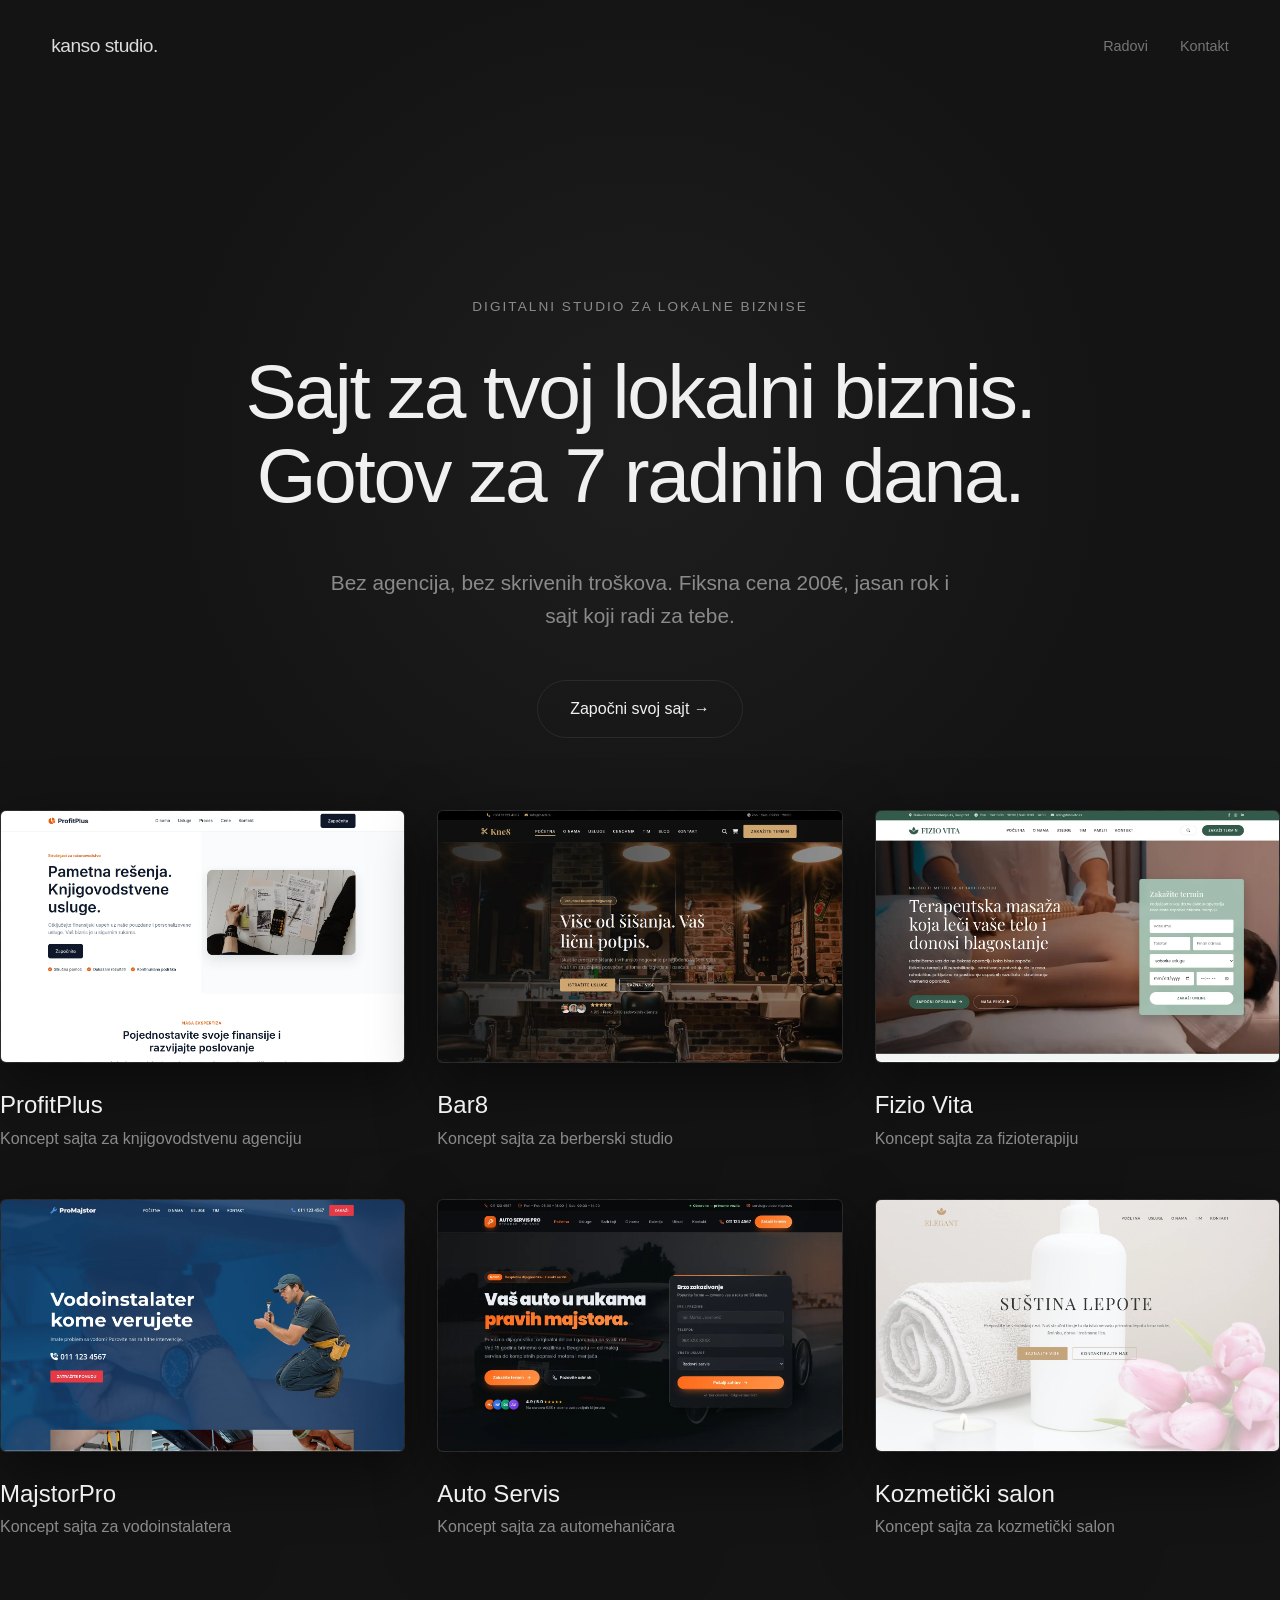
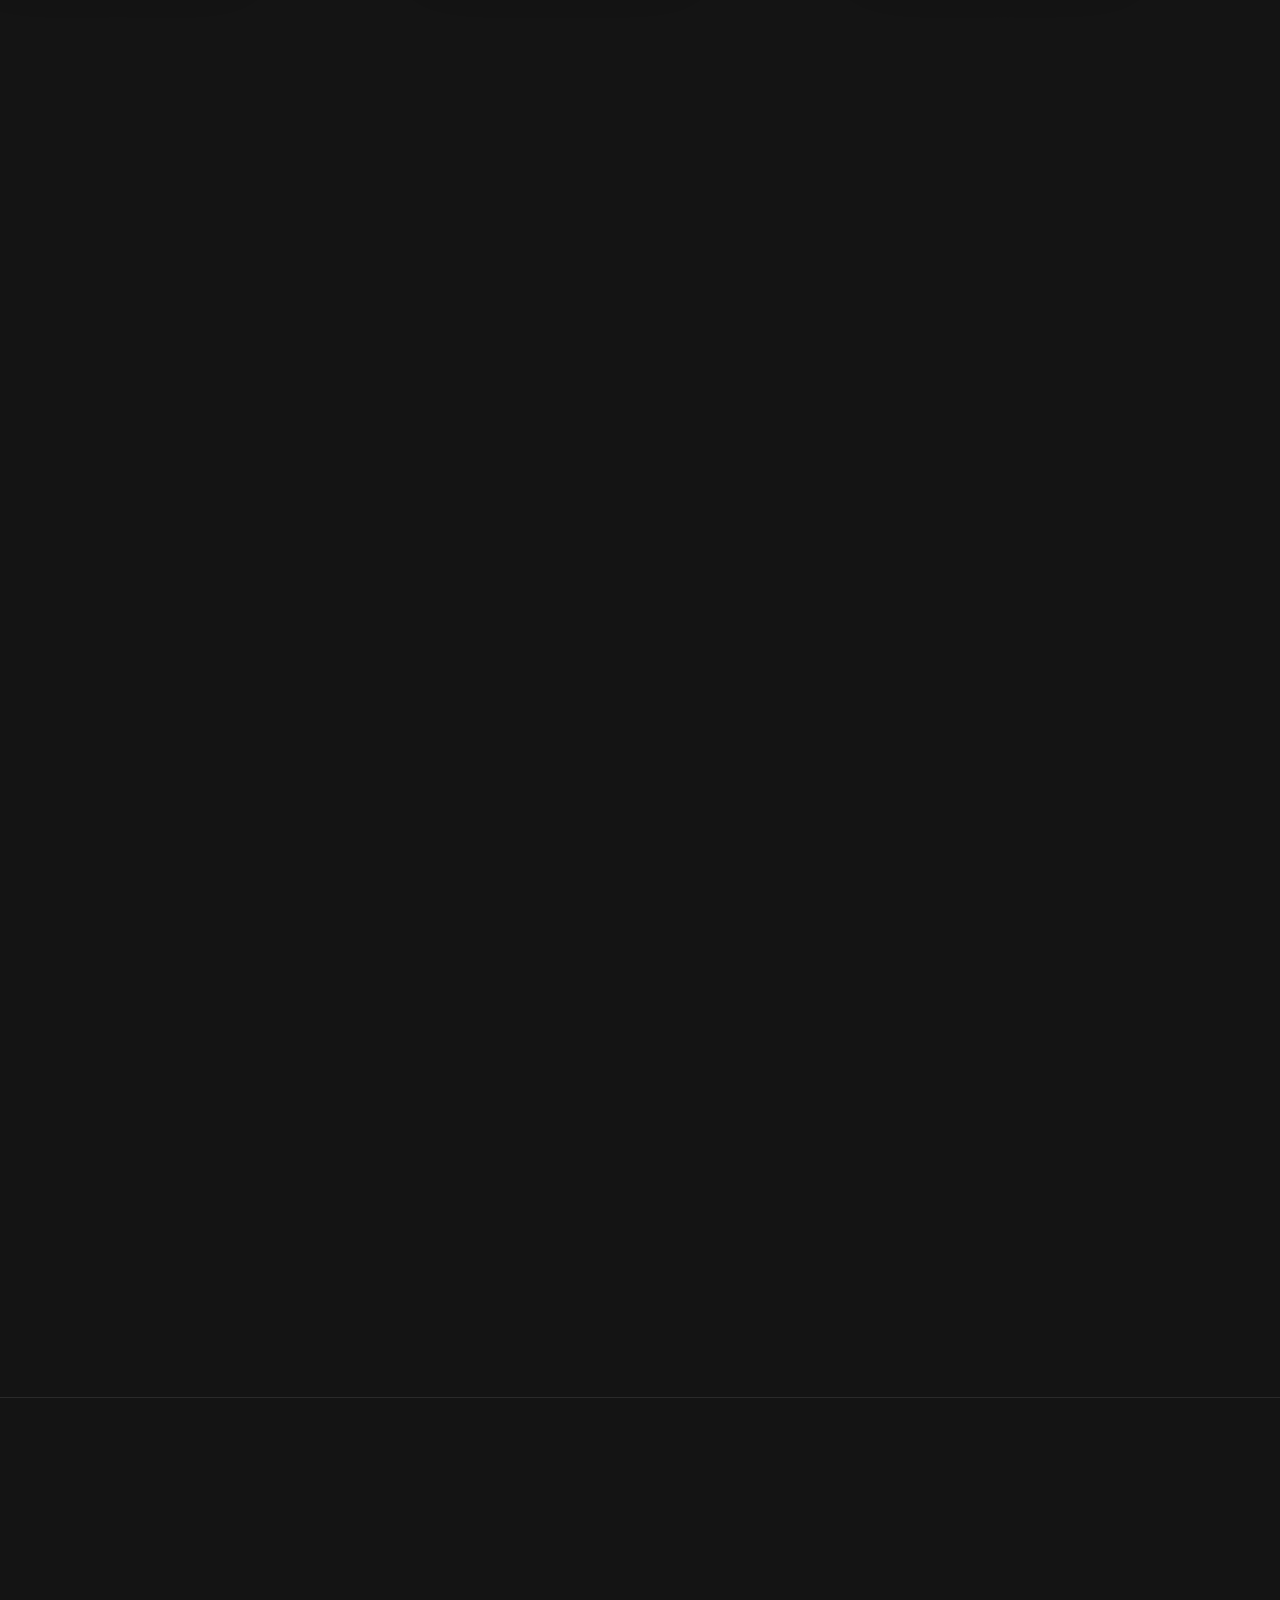
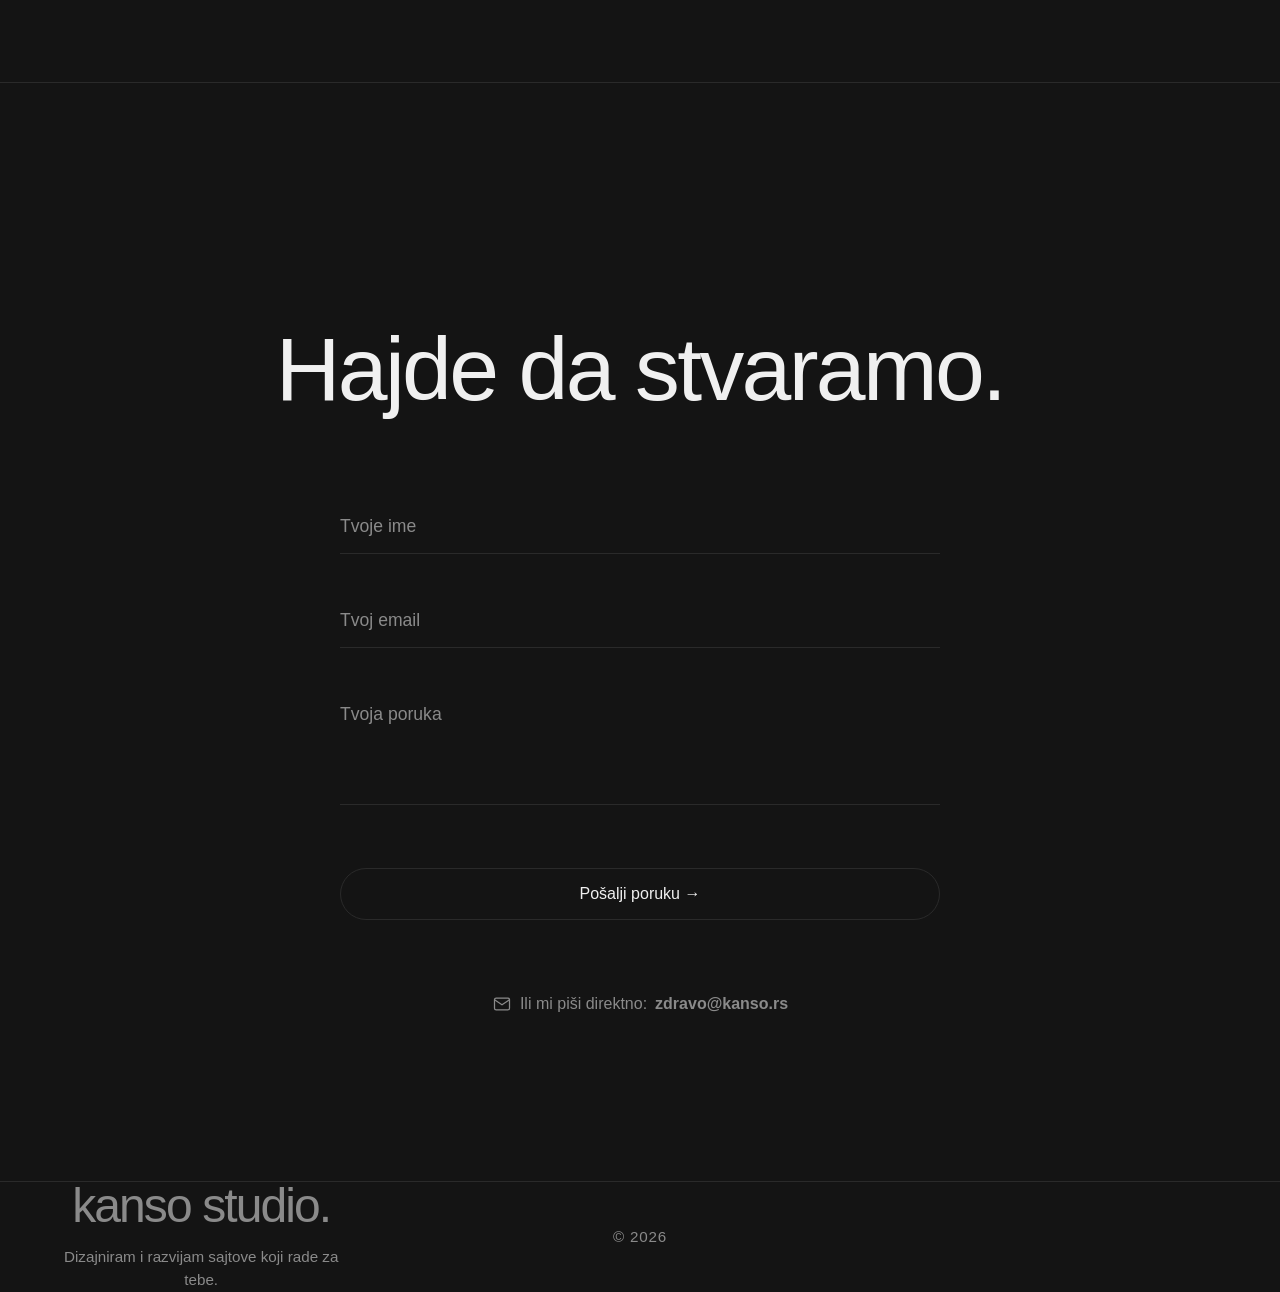
<file: index.html>
<!DOCTYPE html>
<html lang="sr">
<head>
    <meta charset="UTF-8">
    <meta name="viewport" content="width=device-width, initial-scale=1.0">
    <link rel="icon" type="image/x-icon" href="../kanso.svg">
        <!-- Osnovni Open Graph Tagovi -->
           <meta property="og:title" content="Kansu Studio | Premium Web Dizajn za Male Biznise" />
           <meta property="og:description" content="Izrada modernih, brzih statičnih sajtova koji pretvaraju posetioce u klijente. Specijalizovani za lokalne biznise." />
           <meta property="og:type" content="website" />
           <meta property="og:url" content="https://kanso.rs/" />
           <meta property="og:image" content="https://kanso.rs/../kanso.svg" />
           <meta property="og:image:alt" content="Kanso Studio - Minimalistički web dizajn portfolio" />
           <meta property="og:locale" content="sr_RS" />

           <!-- Dodatno za X (Twitter) Cards -->
           <meta name="twitter:card" content="summary_large_image" />
           <meta name="twitter:title" content="Kanso Studio | Premium Web Dizajn" />
           <meta name="twitter:description" content="Moderne statične veb stranice i digitalni zanat za lokalne biznise." />
           <meta name="twitter:image" content="https:/kanso.rs/../kanso.svg" />
        <!-- ========================================== -->
            <!-- SCHEMA MARKUP (JSON-LD) ZA LOKALNI SEO    -->
            <!-- ========================================== -->
            <script type="application/ld+json">
            {
              "@context": "https://schema.org",
              "@graph": [
                {
                  "@type": "ProfessionalService",
                  "@id": "https://kanso.rs/#business",
                  "name": "Kansu Studio",
                  "url": "https://kanso.rs/",
                  "description": "Specijalizovan studio za izradu statičnih, one-page sajtova vrhunske brzine za male lokalne biznise. Fiksna cena, bez skrivenih troškova.",
                  "image": "https://kanso.rs/main.png",
                  "telephone": "+381601234567",
                  "email": "hello@kanso.rs",
                  "priceRange": "€€",
                  "address": {
                    "@type": "PostalAddress",
                    "addressLocality": "Negotin",
                    "addressCountry": "RS"
                  },
                  "sameAs": [
                    "https://www.instagram.com/tvoj_instagram",
                    "https://www.linkedin.com/in/tvoj_linkedin"
                  ],
                  "areaServed": {
                    "@type": "Country",
                    "name": "Srbija"
                  }
                },
                {
                  "@type": "Service",
                  "name": "Izrada one-page sajtova",
                  "serviceType": "Web Design",
                  "provider": {
                    "@id": "https://kanso.rs/#business"
                  },
                  "description": "Izrada jednostraničnih (one-page) sajtova visokih performansi, prilagođenih mobilnim uređajima, sa transparentnom cenom i brzom isporukom.",
                  "offers": {
                    "@type": "Offer",
                    "price": "200.00",
                    "priceCurrency": "EUR",
                    "availability": "https://schema.org/InStock",
                    "url": "https://kanso.rs/#kontakt"
                  }
                },
                {
                  "@type": "FAQPage",
                  "mainEntity": [
                    {
                      "@type": "Question",
                      "name": "Šta tačno znači 'jednostrani sajt'?",
                      "acceptedAnswer": {
                        "@type": "Answer",
                        "text": "To je moderna, brza web stranica koja sadrži sve ključne informacije o tvom poslu na jednom mestu (Sekcije: Početna, O nama, Usluge, Portfolio, Kontakt). Savršena je za freelancere, male biznise i lične brendove."
                      }
                    },
                    {
                      "@type": "Question",
                      "name": "Da li vi pišete tekstove i dajete slike?",
                      "acceptedAnswer": {
                        "@type": "Answer",
                        "text": "Dizajn i kod su na meni. Ti mi dostavljaš osnovne informacije i slike (ako ih imaš). Ako nemaš tekstove, možemo ih napisati zajedno na osnovu kratkog brifinga, a možemo koristiti i vrhunske stock fotografije."
                      }
                    },
                    {
                      "@type": "Question",
                      "name": "Šta se dešava nakon isteka prve godine hostinga?",
                      "acceptedAnswer": {
                        "@type": "Answer",
                        "text": "Prva godina domena je uključena u cenu (to je ono tvoj-biznis.rs). Hosting je potpuno besplatan (to je računar na kom su svi fajlovi) i nakon prve godine, zahvaljujući Cloudflare tehnologiji koju koristim. To znači da tvoj sajt stoji na najbržoj i najsigurnoj svetskoj mreži, bez ikakvih mesečnih troškova za server. Jedini trošak koji imaš nakon prve godine je obnova domena (oko 20 evra godišnje), što plaćaš direktno registru, bez ikakvih dodatnih marži sa moje strane."
                      }
                    },
                    {
                      "@type": "Question",
                      "name": "Šta ako želim više od jedne stranice?",
                      "acceptedAnswer": {
                        "@type": "Answer",
                        "text": "Za većinu lokalnih biznisa jedna stranica je sasvim dovoljna. Sve što klijent treba da zna staje na jedno mesto, bez lutanja po sajtu. Ako ti ipak treba više stranica, na primer odvojene „Usluge“, „O nama“ ili „Galerija“ — i to je moguće.Obim i cena se dogovaraju unapred, pre početka rada. Neću ti naplatiti nešto što ti ne treba, ali neću ni da obećam da sve staje na jednu stranicu ako ne staje."
                      }
                    },
                    {
                      "@type": "Question",
                      "name": "Šta ako nemam logo, fotografije ni tekstove?",
                      "acceptedAnswer": {
                        "@type": "Answer",
                        "text": "Nije problem — većina ljudi nema sve spremno.Ako nemaš logo, radimo jednostavan tekstualni logo koji pristaje sajtu — to je uključeno u cenu.Ako nemaš tekstove, kratak sadržaj pišemo zajedno na osnovu informacija koje mi daš.Ako nemaš fotografije, koristimo kvalitetne stock fotografije — i one ulaze u cenu. Ako imaš svoje fotografije sa telefona, a dovoljno su dobre, rado ću ih iskoristiti.Plaćene stock fotografije ili profesionalno fotografisanje nisu uključeni u 200€ i uvek se dogovaraju unapred."
                      }
                    },
                    {
                      "@type": "Question",
                      "name": "Da li mogu sam da menjam sadržaj, tekstove i slike na sajtu?",
                      "acceptedAnswer": {
                        "@type": "Answer",
                        "text": "Kod sajta na jednoj stranici koji je statički, po defaultu ne postoji admin panel za samostalno menjanje.Najčešće je najbrže da mi pošalješ izmene i ja ih unesem.Ako želiš da samostalno menjaš tekstove i slike, možemo da postavimo jednostavan CMS — to je dodatna stavka idogovaramo je pre početka. Za sajt na jednoj stranici verovatno nećeš imati česte potrebe za tim,pa bi ti to bio suvišan trošak — ali ako proceniš da ti treba, tu smo da to rešimo."
                      }
                    },
                    {
                      "@type": "Question",
                      "name": "Kome pripada domen i hosting?",
                      "acceptedAnswer": {
                        "@type": "Answer",
                        "text": "Sve postavljamo na Cloudflare platformi. Domen kupujemo kod nekog od domaćih provajdera. Imaćeš svoj nalog sa kompletnim pristupom i svime što ti treba na jednom mestu.Cloudflare koristi najbržu mrežu i sve ostalo što je potrebno da sajt radi brzo i stabilno.Nemaš brige oko tehnikalija — sve je pokriveno, a ti u svakom trenutku znaš gde se šta nalazi i imaš pristup."
                      }
                    },
                    {
                      "@type": "Question",
                      "name": "Da li je 200€ konačna cena ili ima dodatnih troškova?",
                      "acceptedAnswer": {
                        "@type": "Answer",
                        "text": "200€ je konačna cena za dogovoreni obim: sajt na jednoj stranici, osnovna struktura i tekstovi udogovorenom obimu, mobilna prilagođenost, osnovna podešavanja da te Google pronađe, kontakt forma, WhatsApp dugme,postavljanje na Cloudflare i domen prve godine. Nema skrivenih troškova. Dodatni troškovi postoje samo ako tražiš neštovan obima — dodatne stranice, veći obim teksta, plaćene fotografije, mogućnost da sam menjaš sadržaj, održavanje ili slično.Sve se dogovara unapred."
                      }
                    }
                  ]
                }
              ]
            }</script>
            <link rel="canonical" href="https://kanso.rs" />
    <meta name="description" content="Kanso Studio kreira brze, moderne sajtove za lokalne biznise.
        Fiksna cena 200€, gotovo za 7 dana. Bez agencijske gužve. Rezervišite termin.">
    <title>Kanso Studio — Sajtovi za lokalne biznise gotovi za 7 radnih dana</title>

    <!-- Učitavanje Satoshi fonta sa Fontshare -->
    <link href="https://api.fontshare.com/v2/css?f[]=satoshi@300,400,500,700&display=swap" rel="stylesheet">

    <link rel="stylesheet" href="style.css">
</head>
<body>

    <header>
        <a href="#" class="logo">kanso studio.</a>
        <nav>
            <a href="#radovi">Radovi</a>
            <a href="#kontakt">Kontakt</a>
        </nav>
    </header>

    <main>
        <!-- HERO SEKCIJA -->
        <section class="hero container">
    <span class="hero-label reveal">Digitalni studio za lokalne biznise</span>

    <h1 class="reveal delay-1">Sajt za tvoj lokalni biznis.<br> Gotov za 7 radnih dana.</h1>

    <p class="hero-subtext reveal delay-2">
       Bez agencija, bez skrivenih troškova. Fiksna cena 200€, jasan rok i sajt koji radi za tebe.
    </p>

    <a href="#kontakt" class="btn reveal delay-3">Započni svoj sajt &rarr;</a>
</section>

        <!-- PORTFOLIO SEKCIJA -->

        <section id="radovi" class="portfolio container">

            <div class="grid">
                <div class="card reveal">
                    <div class="card-image"><a href="radovi/sajt-za-knjigovodstvenu-agenciju/index.html"><img  loading="lazy" src="radovi/sajt-za-knjigovodstvenu-agenciju/main.webp" alt="knjigovodstvena agencija"></a></div>
                    <h3>ProfitPlus</h3>
                    <p>Koncept sajta za knjigovodstvenu agenciju</p>
                </div>
                <div class="card reveal delay-1">
                    <div class="card-image"><a href="radovi/sajt-za-frizerski-salon/index.html"><img  loading="lazy" src="radovi/sajt-za-frizerski-salon/main.webp" alt="sajt-za-frizerski-salon"></a></div>
                    <h3>Bar8</h3>
                    <p>Koncept sajta za berberski studio</p>
                </div>
                <div class="card reveal delay-2">
                    <div class="card-image"><a href="radovi/sajt-za-fizioterapeuta/index.html"><img  loading="lazy" src="radovi/sajt-za-fizioterapeuta/main.webp" alt="sajt-za-fizioterapeuta"></a></div>
                    <h3>Fizio Vita</h3>
                    <p>Koncept sajta za fizioterapiju</p>
                </div>
                <div class="card reveal">
                    <div class="card-image"><a href="radovi/sajt-za-vodoinstalatera/index.html"><img  loading="lazy"  loading="lazy" src="radovi/sajt-za-vodoinstalatera/main.webp" alt="sajt-za-vodoinstalatera"></a></div>
                    <h3>MajstorPro</h3>
                    <p>Koncept sajta za vodoinstalatera</p>
                </div>
                <div class="card reveal delay-1">
                    <div class="card-image"><a href="radovi/sajt-za-automehanicara/index.html"><img  loading="lazy" src="radovi/sajt-za-automehanicara/main.webp" alt="sajt-za-automehanicara"></a></div>
                    <h3>Auto Servis</h3>
                    <p>Koncept sajta za automehaničara</p>
                </div>
                <div class="card reveal delay-2">
                    <div class="card-image"><a href="radovi/sajt-za-kozmeticki-salon/index.html"><img  loading="lazy" src="radovi/sajt-za-kozmeticki-salon/main.webp" alt="sajt-za-kozmeticki-salon"></a></div>
                    <h3>Kozmetički salon</h3>
                    <p>Koncept sajta za kozmetički salon</p>
                </div>
            </div>
        </section>

        <!-- FILOZOFIJA SEKCIJA -->
        <section class="section-text container">
    <div class="section-header reveal">
        <div class="section-label">01 / Filozofija</div>
        <!-- Naslov je skraćen da ima sličan broj karaktera kao stari, kako bi zauzeo isto mesto -->
        <h2>Nisam agencija. Radim direktno sa tobom.<br> Bez posrednika, bez žargona, bez čekanja.
            Ti pričaš sa osobom koja pravi tvoj sajt.</h2>
    </div>
    <div class="features-grid">
        <!-- Prva kolona: Cena / Troškovi (umesto Čist kod) -->
        <div class="feature-item reveal">
            <h3>01 / Bez skrivenih troškova</h3>
            <p>Fiksna cena od 200€ za jednostrani sajt. Bez agencijskih nadoknada, bez iznenađenja na kraju. Dogovorimo se i krećem odmah.

</p>
        </div>
        <!-- Druga kolona: Brzina / Rok (umesto Tihi dizajn) -->
        <div class="feature-item reveal delay-1">
            <h3>02 / Bez čekanja</h3>
            <p>Dok agencije mesecima drže sastanke, ja napravim čist, brz jednostrani sajt i pustim ga u rad za tačno 7 radnih dana.</p>
        </div>
        <!-- Treća kolona: Tehnologija / Sigurnost (umesto Edge mreža) -->
        <div class="feature-item reveal delay-2">
            <h3>03 / Bez tehničkih glavobolja</h3>
            <p>Dobijaš moderanu, brzu web stranicu koja sadrži sve ključne informacije o
                tvom poslu na jednom mestu.
                Savršena je za lokalne biznise.</p>
        </div>
    </div>
</section>

        <!-- PROCES SEKCIJA -->
        <section class="section-text container">
            <div class="section-header reveal">
                <div class="section-label">02 / Proces</div>
                <h2>Od prvog kontakta do gotovog sajta za 7 radnih dana.</h2>

            </div>

            <div class="features-grid" style="grid-template-columns: repeat(auto-fit, minmax(200px, 1fr));">

                <div class="feature-item reveal">

                    <h3>01 / Prvi korak</h3>
                    <p>Popuniš <a href="#kontakt">kratku formu</a> ili mi pošalješ mejl.
                        Javim se u roku od 24 sata, definišemo strukturu tvoje stranice.
                        Plaćaš 50% avansa, rezervišeš termin i krećemo odmah bez čekanja.</p>
                </div>
                <div class="feature-item reveal delay-1">
                    <h3>02 / Dizajn & Prototip</h3>
                    <p>Dobijaš vizuelni izgled. Dve revizije su uključene. Čim odobriš dizajn, prelazim na kod.
                    Sve što treba da uradiš je da mi pošalješ osnovne informacije o svom poslu i, ako imaš, slike.
                    Ako nemaš – rešavamo zajedno.
                        </p>
                </div>
                <div class="feature-item reveal delay-2">
                    <h3>03 / Kodiranje & Lansiranje</h3>
                    <p>Pretvaram tvoj dizajn u brz, statični sajt koji se savršeno prikazuje na svim uređajima.
                        Kada završim testiranje, plaćaš ostatak i sajt ide live.</p>
                </div>

            </div>
        </section>

        <section class="pricing-section container">
    <div class="pricing-header reveal">
        <div class="section-label">03 / Investicija</div>
        <h2>Jasno i bez uvijanja.<br>Tačno znaš šta dobijaš.</h2>
    </div>

    <div class="price-card reveal delay-1">
        <!-- Leva strana: Detalji -->
        <div class="price-details">
            <h3>Šta ulazi u cenu?</h3>
            <p class="desc">Dobijaš sajt na jednoj stranici koji se brzo učitava, napravljen posebno za tvoj biznis i osmišljen tako da posetioce pretvori u klijente. Bez skrivenih troškova.</p>

            <ul class="features-list">
                <li>
                    <svg viewBox="0 0 24 24" fill="none" stroke="currentColor" stroke-width="2" stroke-linecap="round" stroke-linejoin="round"><polyline points="20 6 9 17 4 12"></polyline></svg>
                    <span>Dizajn napravljen posebno za tebe</span>
                </li>
                <li>
                    <svg viewBox="0 0 24 24" fill="none" stroke="currentColor" stroke-width="2" stroke-linecap="round" stroke-linejoin="round"><polyline points="20 6 9 17 4 12"></polyline></svg>
                    <span>Sajt koji se učitava u trenu — brzina koju će posetioci odmah osetiti</span>
                </li>
                <li>
                    <svg viewBox="0 0 24 24" fill="none" stroke="currentColor" stroke-width="2" stroke-linecap="round" stroke-linejoin="round"><polyline points="20 6 9 17 4 12"></polyline></svg>
                    <span>Savršen prikaz na telefonu, tabletu i računaru</span>
                </li>
                <li>
                    <svg viewBox="0 0 24 24" fill="none" stroke="currentColor" stroke-width="2" stroke-linecap="round" stroke-linejoin="round"><polyline points="20 6 9 17 4 12"></polyline></svg>
                    <span>Podešen tako da te Google pronađe — osnovna podešavanja za pretragu</span>
                </li>
                <li>
                    <svg viewBox="0 0 24 24" fill="none" stroke="currentColor" stroke-width="2" stroke-linecap="round" stroke-linejoin="round"><polyline points="20 6 9 17 4 12"></polyline></svg>
                    <span>Gotov i postavljen na internet za tačno 7 radnih dana</span>
                </li>
                <li>
                    <svg viewBox="0 0 24 24" fill="none" stroke="currentColor" stroke-width="2" stroke-linecap="round" stroke-linejoin="round"><polyline points="20 6 9 17 4 12"></polyline></svg>
                    <span><strong>Besplatno:</strong> domen (tvoja internet adresa) godinu dana. Sajt ostaje na internetu bez dodatnih troškova i nakon prve godine.</span>
                </li>
            </ul>
        </div>

        <!-- Desna strana: Cena -->
        <div class="price-action">
            <span class="price-label">Fiksna cena</span>
            <div class="price-amount">200<span>€</span></div>
            <p class="price-note">Plaćanje u dva dela (50% avans, 50% po završetku)</p>
            <a href="#kontakt" class="btn">Započni svoj sajt &rarr;</a>
        </div>
    </div>
</section>

<!-- HTML FAQ SEKCIJE -->
<section class="faq-section container">
    <div class="faq-grid">
        <div class="section-header reveal">
            <div class="section-label">04 / Pitanja</div>
            <h2>Često postavljana pitanja.</h2>
        </div>
        <div class="faq-list reveal delay-1">
            <details class="faq-item">
                <summary>Šta tačno znači "jednostrani sajt"?</summary>
                <div class="faq-answer">To je moderna, brza web stranica koja sadrži sve ključne informacije o tvom poslu na jednom mestu (Sekcije: Početna, O nama, Usluge, Portfolio, Kontakt). Savršena je za lokalne biznise, freelancere i lične brendove.</div>
            </details>
            <details class="faq-item">
                <summary>Da li pišeš tekstove i obezbeđuješ fotografije?</summary>
                <div class="faq-answer">Dizajn i kod su na meni. Ti mi dostavljaš osnovne informacije i slike (ako ih imaš). Ako nemaš tekstove, možemo ih napisati zajedno na osnovu kratkog brifinga, a možemo koristiti i vrhunske stock fotografije.</div>
            </details>
            <details class="faq-item">
                <summary>Šta se dešava nakon isteka prve godine hostinga?</summary>
                <div class="faq-answer">Prva godina domena je uključena u cenu (to je ono tvoj-biznis.rs).
                    Hosting je potpuno besplatan (to je računar na kom su svi fajlovi) i nakon prve godine, zahvaljujući Cloudflare tehnologiji koju koristim.
                    To znači da tvoj sajt stoji na najbržoj i najsigurnoj svetskoj mreži, bez ikakvih mesečnih troškova za server.
                    Jedini trošak koji imaš nakon prve godine je obnova domena (oko 20 evra godišnje), što plaćaš direktno registru, bez ikakvih dodatnih marži sa moje strane.</div>
            </details>
            <details class="faq-item">
                <summary>Šta ako želim više od jedne stranice?</summary>
                <div class="faq-answer">Za većinu lokalnih biznisa jedna stranica je sasvim dovoljna. Sve što klijent treba da zna staje na jedno mesto,
                    bez lutanja po sajtu. Ako ti ipak treba više stranica, na primer odvojene „Usluge“, „O nama“ ili „Galerija“ — i to je moguće.
                    Obim i cena se dogovaraju unapred,
                    pre početka rada. Neću ti naplatiti nešto što ti ne treba, ali neću ni da obećam da sve staje na jednu stranicu ako ne staje.</div>
            </details>

            <details class="faq-item">
                <summary>Šta ako nemam logo, fotografije ni tekstove?</summary>
                <div class="faq-answer">Nije problem — većina ljudi nema sve spremno.
                    Ako nemaš logo, radimo jednostavan tekstualni logo koji pristaje sajtu — to je uključeno u cenu.
                    Ako nemaš tekstove, kratak sadržaj pišemo zajedno na osnovu informacija koje mi daš.
                    Ako nemaš fotografije, koristimo kvalitetne stock fotografije — i one ulaze u cenu.
                    Ako imaš svoje fotografije sa telefona, a dovoljno su dobre, rado ću ih iskoristiti.
                    Plaćene stock fotografije ili profesionalno fotografisanje nisu uključeni u 200€ i uvek se dogovaraju unapred.</div>
            </details>

            <details class="faq-item">
                <summary>Da li mogu sam da menjam sadržaj, tekstove i slike na sajtu?</summary>
                <div class="faq-answer">Kod sajta na jednoj stranici koji je statički, po defaultu ne postoji admin panel za samostalno menjanje.
                    Najčešće je najbrže da mi pošalješ izmene i ja ih unesem.
                    Ako želiš da samostalno menjaš tekstove i slike, možemo da postavimo jednostavan CMS — to je dodatna stavka i
                    dogovaramo je pre početka. Za sajt na jednoj stranici verovatno nećeš imati česte potrebe za tim,
                    pa bi ti to bio suvišan trošak — ali ako proceniš da ti treba, tu smo da to rešimo.</div>
            </details>

            <details class="faq-item">
                <summary>Kome pripada domen i hosting?</summary>
                <div class="faq-answer">Sve postavljamo na Cloudflare platformi. Domen kupujemo kod nekog od domaćih provajdera. Imaćeš svoj nalog sa kompletnim pristupom i svime što ti treba na jednom mestu.
                    Cloudflare koristi najbržu mrežu i sve ostalo što je potrebno da sajt radi brzo i stabilno.
                    Nemaš brige oko tehnikalija — sve je pokriveno, a ti u svakom trenutku znaš gde se šta nalazi i imaš pristup.</div>
            </details>

            <details class="faq-item">
                <summary>Da li je 200€ konačna cena ili ima dodatnih troškova?</summary>
                <div class="faq-answer">200€ je konačna cena za dogovoreni obim: sajt na jednoj stranici, osnovna struktura i tekstovi u
                    dogovorenom obimu, mobilna prilagođenost, osnovna podešavanja da te Google pronađe, kontakt forma, WhatsApp dugme,
                    postavljanje na Cloudflare i domen prve godine. Nema skrivenih troškova. Dodatni troškovi postoje samo ako tražiš nešto
                    van obima — dodatne stranice, veći obim teksta, plaćene fotografije, mogućnost da sam menjaš sadržaj, održavanje ili slično.
                    Sve se dogovara unapred.</div>
            </details>

        </div>
    </div>
</section>

        <!-- KONTAKT SEKCIJA -->
        <section id="kontakt" class="contact container">
            <p class="reveal">Spreman da unaprediš svoje digitalno prisustvo?</p>
            <h2 class="reveal delay-1">Hajde da stvaramo.</h2>

            <div class="form-wrapper reveal delay-2">
                <form class="contact-form" id="contact-form" action="7962125ca6c95ba07396a98a8ed90f60" method="POST">
                    <div class="form-group">
                        <input type="text" id="name" name="name" placeholder="Tvoje ime" required>
                    </div>
                    <div class="form-group">
                        <input type="email" id="email" name="email" placeholder="Tvoj email" required>
                    </div>
                    <div class="form-group">
                        <textarea id="message" name="message" rows="4" placeholder="Tvoja poruka" required></textarea>
                    </div>
                    <button type="submit" class="btn" id="submit-btn">Pošalji poruku &rarr;</button>
                    <div class="form-error" id="form-error" role="alert" aria-live="assertive"></div>
                </form>

                <div class="form-success" id="form-success" role="status" aria-live="polite" hidden>
                    <svg viewBox="0 0 24 24" fill="none" stroke="currentColor" stroke-width="1.5" stroke-linecap="round" stroke-linejoin="round" class="success-icon" aria-hidden="true">
                        <circle cx="12" cy="12" r="10"></circle>
                        <polyline points="8 12 11 15 16 9"></polyline>
                    </svg>
                    <h3>Hvala! Poruka je poslata.</h3>
                    <p>Javljam se u roku od 24 sata.</p>
                </div>
            </div>

              <!-- Diskretan mail Link -->
              <a href="mailto:zdravo@kanso.rs" class="whatsapp-link reveal delay-3">
                  <svg viewBox="0 0 24 24" fill="none" stroke="currentColor" stroke-width="1.5" stroke-linecap="round" stroke-linejoin="round">
                      <rect x="3" y="5" width="18" height="14" rx="2" ry="2"></rect>
                      <path d="M3 7l9 6 9-6"></path>
                  </svg>
                  Ili mi piši direktno: <strong>zdravo@kanso.rs</strong>
              </a>
        </section>
    </main>

    <!-- HTML FOOTERA -->
<footer class="container">
    <div class="footer-top">
        <!-- Levo: Logo i opis -->
        <div class="footer-brand">
            <div class="footer-logo">kanso studio.</div>
            <p class="footer-tagline">Dizajniram i razvijam sajtove koji rade za tebe.</p>
        </div>

        <!-- Sredina: Godina -->
        <div class="footer-year">
            &copy; 2026
        </div>

        <!-- Desno: Društvene mreže -->
        <div class="footer-socials">
         <!--    <a href="#" target="_blank">Instagram</a> -->
           <!-- <a href="#" target="_blank">LinkedIn</a> -->
        </div>
    </div>
</footer>

    <!-- JAVASCRIPT ZA ANIMACIJE SKROLOVANJA -->
    <script>
        document.addEventListener("DOMContentLoaded", function() {
            const reveals = document.querySelectorAll(".reveal");

            const revealOptions = {
                threshold: 0.15,
                rootMargin: "0px 0px -50px 0px"
            };

            const revealOnScroll = new IntersectionObserver(function(entries, observer) {
                entries.forEach(entry => {
                    if (!entry.isIntersecting) {
                        return;
                    } else {
                        entry.target.classList.add("active");
                        observer.unobserve(entry.target);
                    }
                });
            }, revealOptions);

            reveals.forEach(reveal => {
                revealOnScroll.observe(reveal);
            });
        });

        // --- AJAX slanje kontakt forme ---
        const form = document.getElementById("contact-form");
        const formError = document.getElementById("form-error");
        const formSuccess = document.getElementById("form-success");
        const submitBtn = document.getElementById("submit-btn");

        if (form) {
            form.addEventListener("submit", async function(e) {
                e.preventDefault();

                const originalBtnHTML = submitBtn.innerHTML;
                submitBtn.disabled = true;
                submitBtn.innerHTML = "Šaljem...";
                formError.textContent = "";

                const formData = new FormData(form);

                try {
                    const response = await fetch("https://formsubmit.co/ajax/zdravo@kanso.rs", {
                        method: "POST",
                        headers: { "Accept": "application/json" },
                        body: formData
                    });

                    const data = await response.json();

                    if (response.ok && (data.success === "true" || data.success === true)) {
                        // Sakrij formu, prikaži poruku
                        form.hidden = true;
                        formSuccess.hidden = false;
                        form.reset();
                        formSuccess.scrollIntoView({ behavior: "smooth", block: "center" });
                    } else {
                        throw new Error(data.message || "Greška pri slanju.");
                    }
                } catch (error) {
                    formError.textContent = "Došlo je do greške. Pokušaj ponovo ili mi piši direktno na zdravo@kanso.rs.";
                } finally {
                    submitBtn.disabled = false;
                    submitBtn.innerHTML = originalBtnHTML;
                }
            });
        }
    </script>
</body>
</html>
</file>
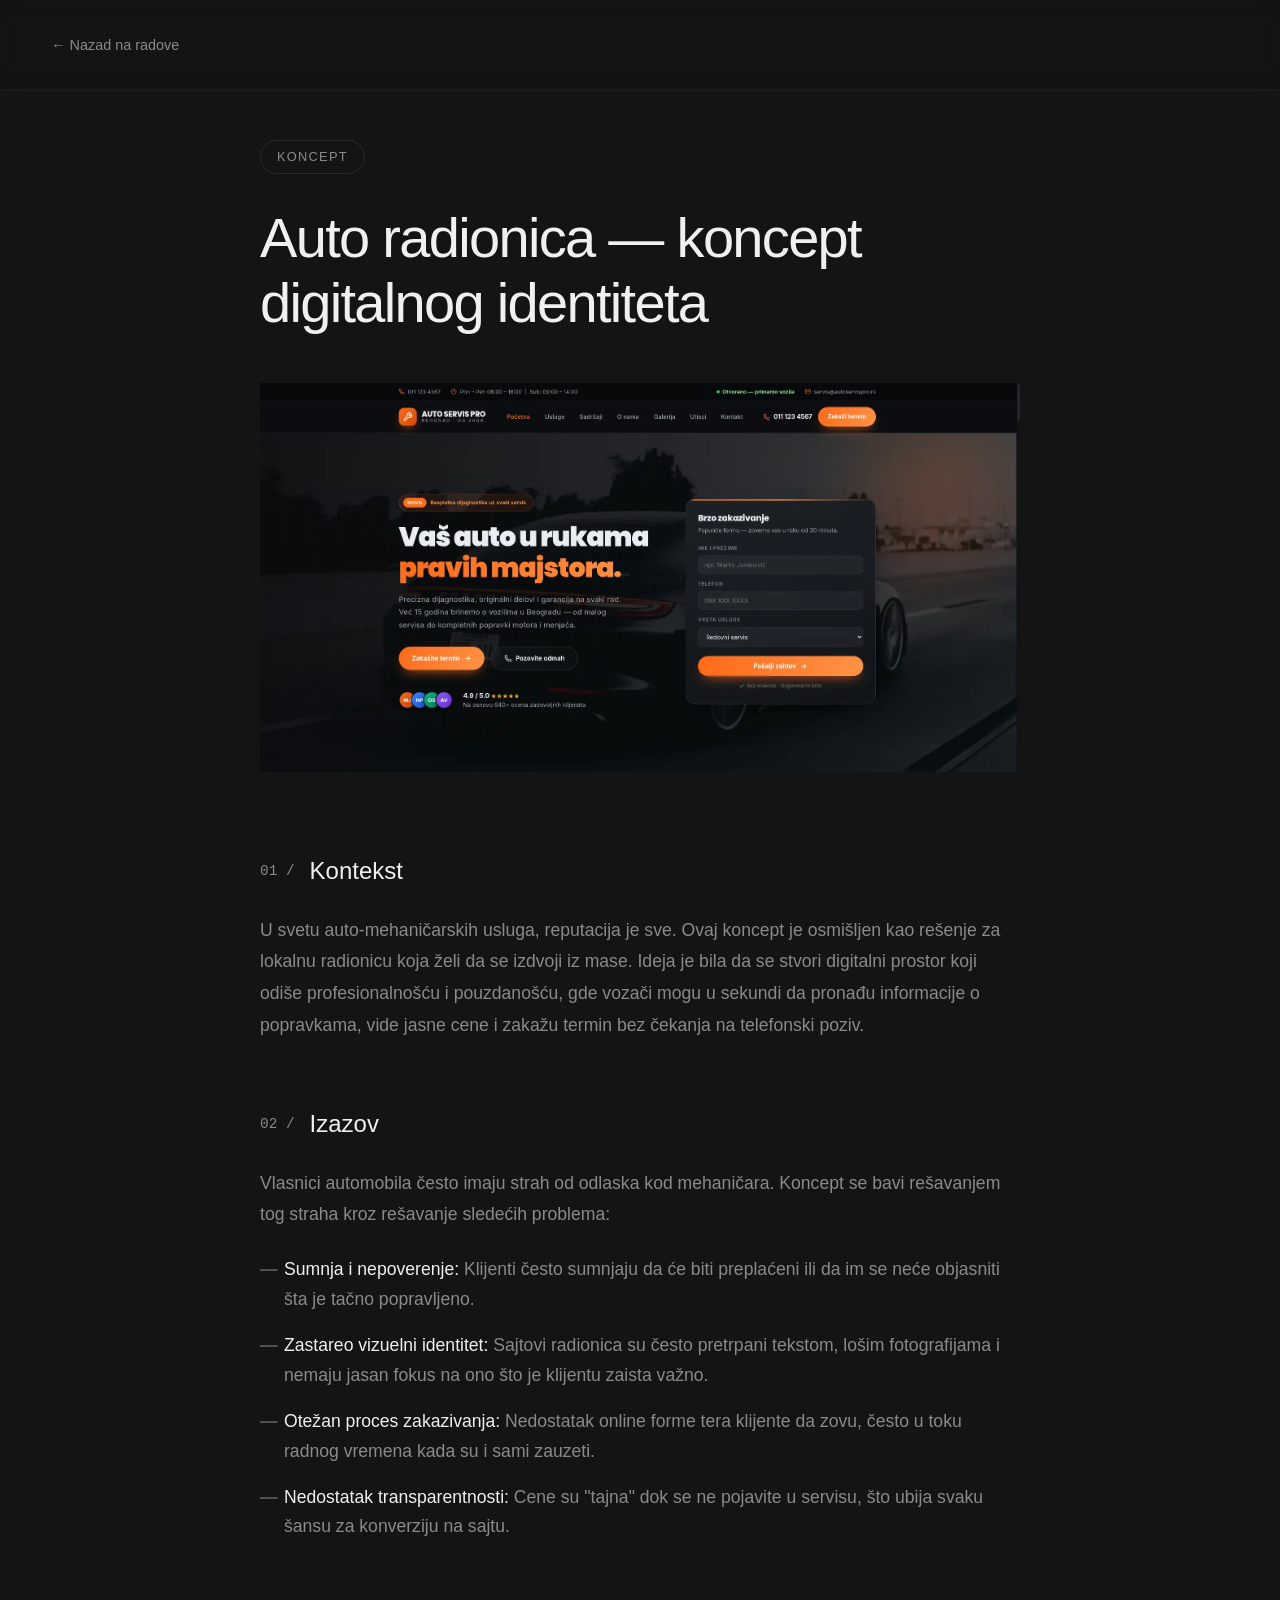
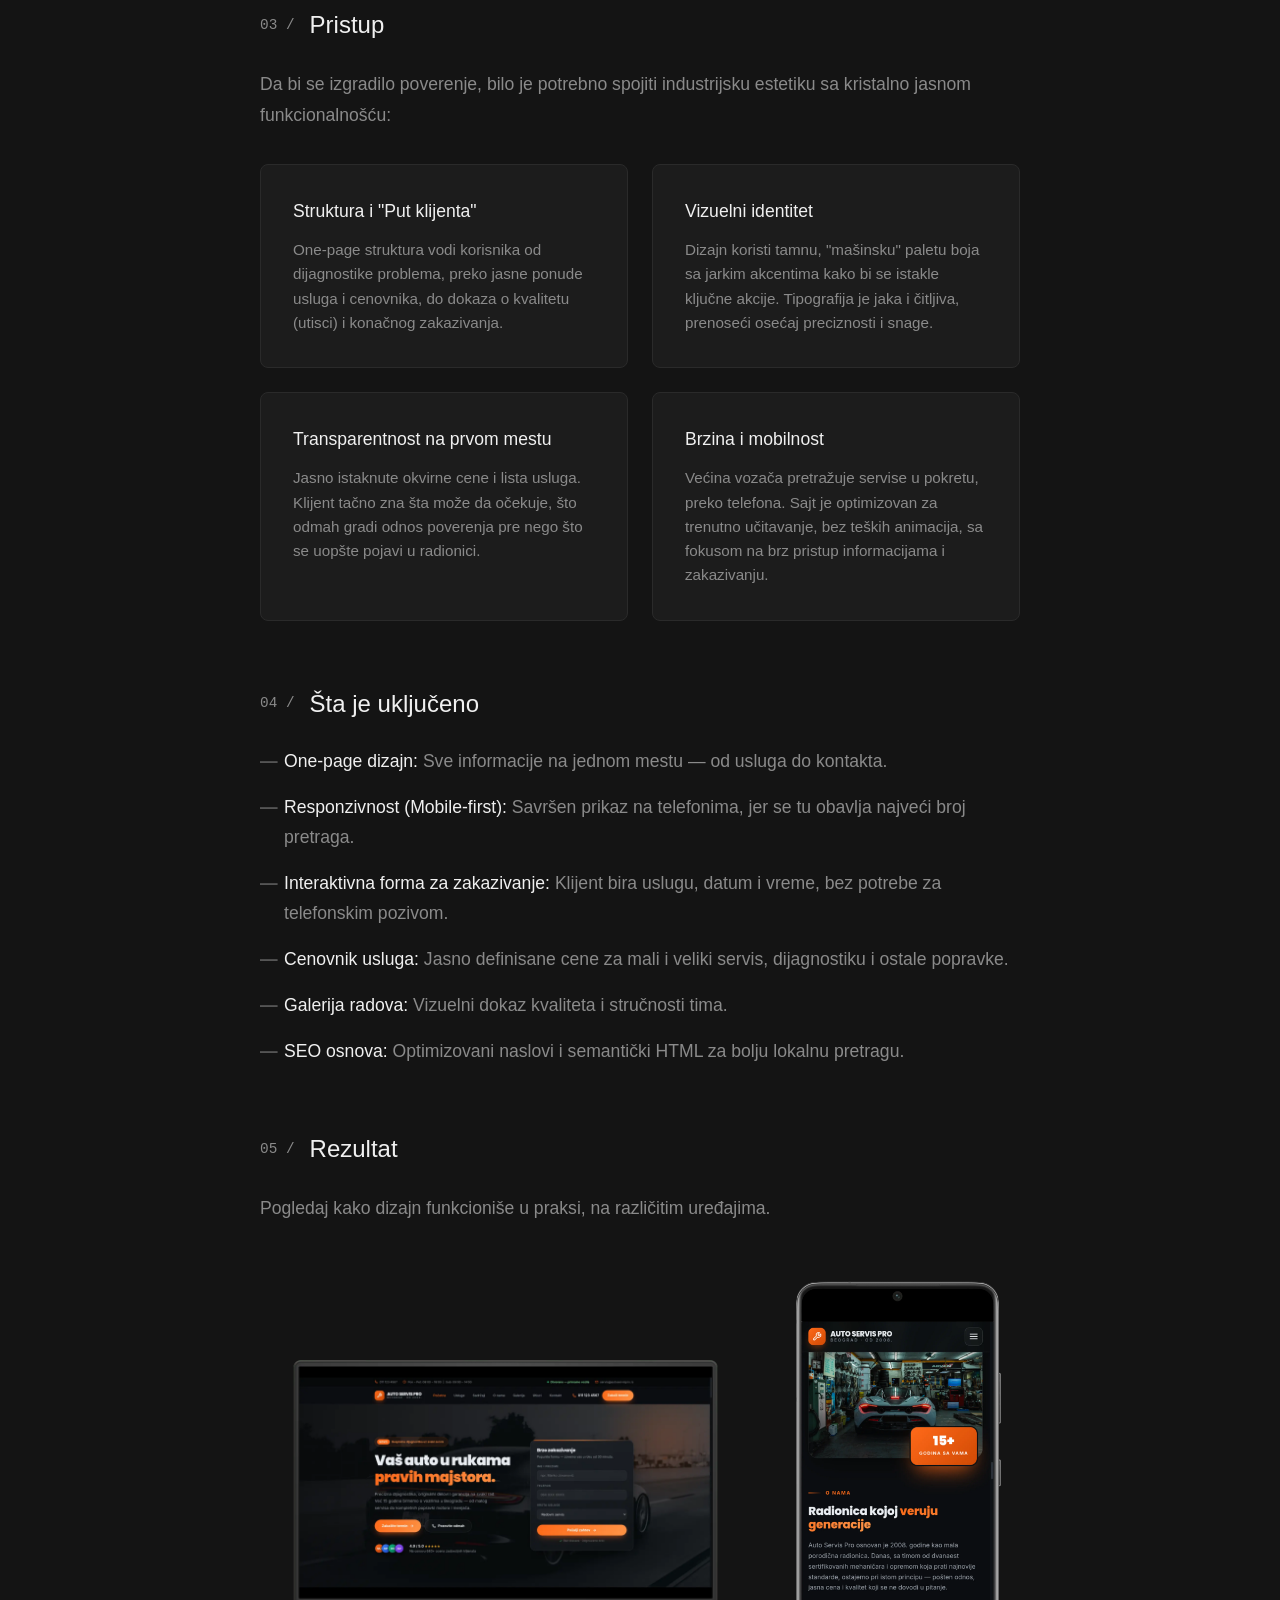
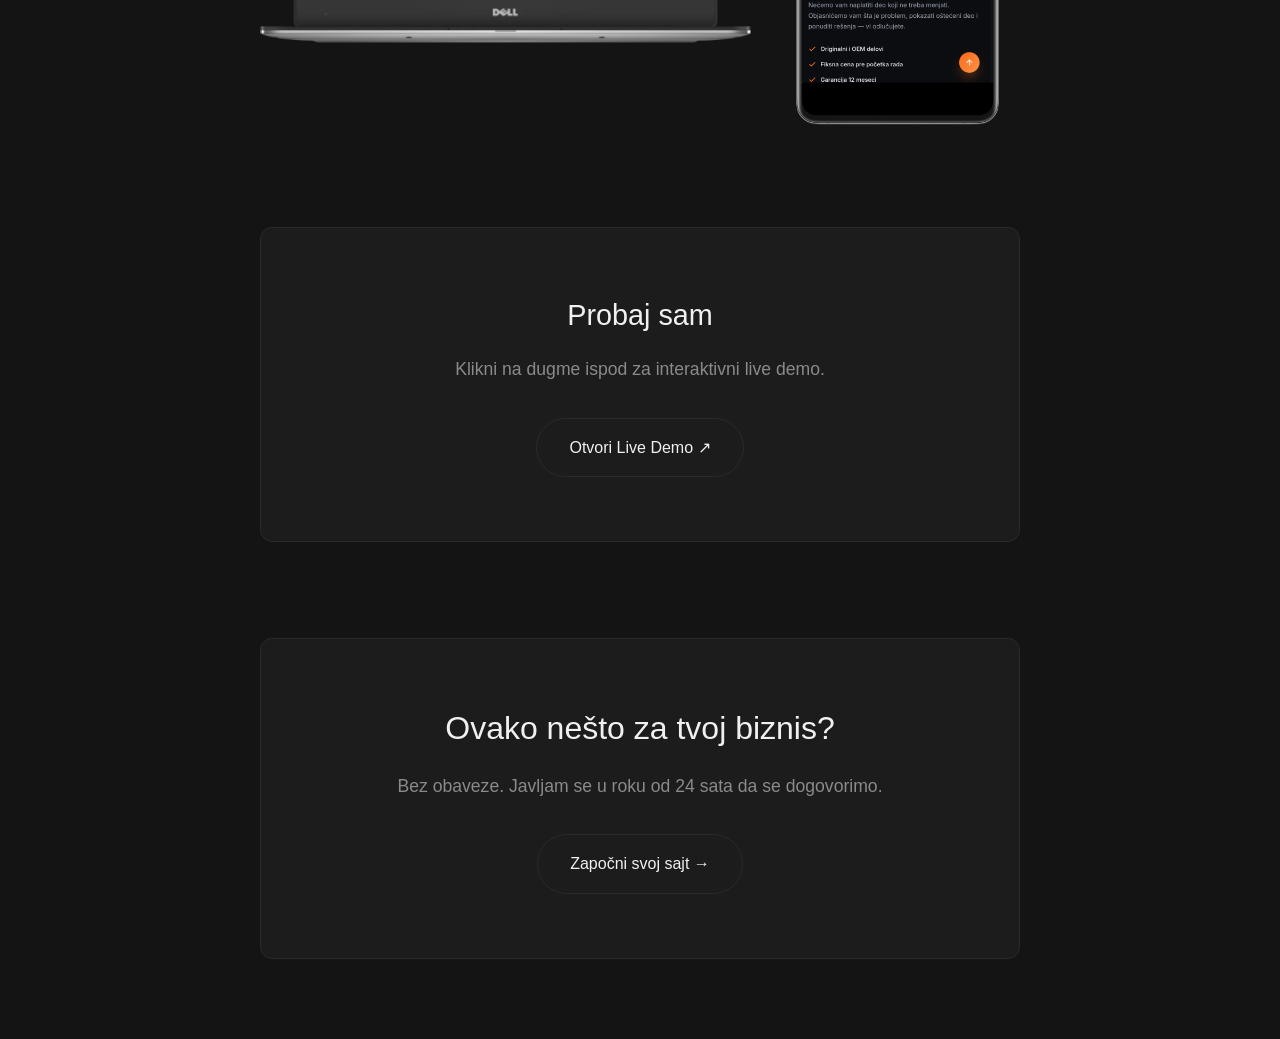
<file: radovi/sajt-za-automehanicara/index.html>
<!DOCTYPE html>
<html lang="sr">
<head>
    <meta charset="UTF-8">
    <meta name="viewport" content="width=device-width, initial-scale=1.0">
    <title>Case Study: Koncept sajta za auto servis | Kansu Studio</title>

    <!-- Učitavanje Satoshi fonta -->
    <link href="https://api.fontshare.com/v2/css?f[]=satoshi@300,400,500,700&display=swap" rel="stylesheet">

    <style>
        :root {
            --bg-color: #141414;
            --bg-card: #1c1c1c;
            --text-main: #f0f0f0;
            --text-muted: #8a8a8a;
            --border-color: #2a2a2a;
            --font-main: 'Satoshi', sans-serif;
            --transition: all 0.4s cubic-bezier(0.19, 1, 0.22, 1);
        }

        * {
            margin: 0;
            padding: 0;
            box-sizing: border-box;
        }

        body {
            font-family: var(--font-main);
            color: var(--text-main);
            line-height: 1.6;
            background-color: var(--bg-color);
            -webkit-font-smoothing: antialiased;
        }

        .back-nav {
            position: fixed;
            top: 0;
            left: 0;
            width: 100%;
            padding: 2rem 4vw;
            background-color: rgba(20, 20, 20, 0.9);
            backdrop-filter: blur(10px);
            z-index: 100;
            border-bottom: 1px solid rgba(255,255,255,0.05);
        }

        .back-nav a {
            color: var(--text-muted);
            text-decoration: none;
            font-size: 0.9rem;
            transition: var(--transition);
            display: inline-flex;
            align-items: center;
            gap: 8px;
        }

        .back-nav a:hover {
            color: var(--text-main);
        }

        .container {
            max-width: 800px;
            margin: 0 auto;
            padding: 140px 20px 80px 20px;
        }

        .badge-container {
            margin-bottom: 2rem;
        }

        .badge {
            display: inline-block;
            background-color: transparent;
            color: var(--text-muted);
            border: 1px solid var(--border-color);
            padding: 6px 16px;
            border-radius: 50px;
            font-size: 0.8rem;
            font-weight: 500;
            text-transform: uppercase;
            letter-spacing: 0.1em;
        }

        h1 {
            font-size: clamp(2.5rem, 5vw, 3.5rem);
            line-height: 1.15;
            color: var(--text-main);
            margin-bottom: 3rem;
            font-weight: 400;
            letter-spacing: -0.03em;
        }

        h2 {
            font-size: 1.5rem;
            color: var(--text-main);
            margin-top: 4rem;
            margin-bottom: 1.5rem;
            font-weight: 400;
            display: flex;
            align-items: center;
            gap: 15px;
        }

        h2 span.section-num {
            color: var(--text-muted);
            font-size: 0.9rem;
            font-family: monospace;
        }

        p {
            margin-bottom: 1.5rem;
            font-size: 1.1rem;
            color: var(--text-muted);
            line-height: 1.8;
        }

        strong {
            color: var(--text-main);
            font-weight: 500;
        }

        ul {
            list-style: none;
            margin-bottom: 2rem;
        }

        ul li {
            position: relative;
            padding-left: 1.5rem;
            margin-bottom: 1rem;
            font-size: 1.1rem;
            color: var(--text-muted);
            line-height: 1.7;
        }

        ul li::before {
            content: '—';
            position: absolute;
            left: 0;
            color: #555;
            font-weight: bold;
        }

        .approach-grid {
            display: grid;
            grid-template-columns: 1fr 1fr;
            gap: 1.5rem;
            margin-top: 2rem;
        }

        .approach-card {
            background: var(--bg-card);
            padding: 2rem;
            border-radius: 8px;
            border: 1px solid var(--border-color);
            transition: var(--transition);
        }

        .approach-card:hover {
            border-color: #444;
        }

        .approach-card h3 {
            font-size: 1.1rem;
            color: var(--text-main);
            margin-bottom: 0.8rem;
            font-weight: 500;
        }

        .approach-card p {
            font-size: 0.95rem;
            margin-bottom: 0;
            line-height: 1.6;
        }

        .demo-section {
            margin: 5rem 0;
            text-align: center;
            background: var(--bg-card);
            padding: 4rem 2rem;
            border-radius: 12px;
            border: 1px solid var(--border-color);
        }

        .demo-section h2 {
            justify-content: center;
            margin-top: 0;
            margin-bottom: 1rem;
            font-size: 1.8rem;
        }

        .demo-section p {
            margin-bottom: 2rem;
        }

        .btn {
            display: inline-flex;
            align-items: center;
            justify-content: center;
            gap: 10px;
            background-color: transparent;
            color: var(--text-main);
            border: 1px solid var(--border-color);
            padding: 1rem 2rem;
            border-radius: 50px;
            font-size: 1rem;
            font-weight: 400;
            text-decoration: none;
            transition: var(--transition);
            font-family: var(--font-main);
            cursor: pointer;
        }

        .btn:hover {
            background-color: var(--text-main);
            color: var(--bg-color);
            border-color: var(--text-main);
        }

        .cta-footer {
            margin-top: 6rem;
            background: var(--bg-card);
            color: var(--text-main);
            padding: 4rem 2rem;
            border-radius: 12px;
            text-align: center;
            border: 1px solid var(--border-color);
        }

        .cta-footer h2 {
            justify-content: center;
            margin-top: 0;
            font-size: 2rem;
            margin-bottom: 1rem;
        }

        .cta-footer p {
            color: var(--text-muted);
            margin-bottom: 2rem;
            font-size: 1.1rem;
        }

        @media (max-width: 768px) {
            .container { padding-top: 100px; }
            h1 { font-size: 2.2rem; }
            .approach-grid { grid-template-columns: 1fr; }
            .cta-footer { padding: 3rem 1.5rem; }
            .cta-footer h2 { font-size: 1.6rem; }
        }

        .hero-mockup {
            margin: 3rem 0 5rem 0;
        }

        .hero-mockup img,
        .mockup-grid img {
            width: 100%;
            height: auto;
            display: block;
        }

        .mockup-grid {
            display: grid;
            grid-template-columns: 2fr 1fr;
            gap: 1.5rem;
            margin: 2rem 0 4rem 0;
            align-items: center;
        }

        @media (max-width: 768px) {
            .mockup-grid {
                grid-template-columns: 1fr;
            }
        }
    </style>
</head>
<body>

    <div class="back-nav">
        <a href="../../index.html#radovi">&larr; Nazad na radove</a>
    </div>

    <div class="container">

        <div class="badge-container">
            <span class="badge">Koncept</span>
        </div>
        <h1>Auto radionica — koncept digitalnog identiteta</h1>

        <div class="hero-mockup">
            <img  loading="lazy" src="main.webp" alt="Prikaz koncepta sajta za auto servis na desktop ekranu">
        </div>

        <!-- 1. KONTEKST -->
        <h2><span class="section-num">01 /</span> Kontekst</h2>
        <p>U svetu auto-mehaničarskih usluga, reputacija je sve. Ovaj koncept je osmišljen kao rešenje za lokalnu radionicu koja želi da se izdvoji iz mase. Ideja je bila da se stvori digitalni prostor koji odiše profesionalnošću i pouzdanošću, gde vozači mogu u sekundi da pronađu informacije o popravkama, vide jasne cene i zakažu termin bez čekanja na telefonski poziv.</p>

        <!-- 2. IZAZOV -->
        <h2><span class="section-num">02 /</span> Izazov</h2>
        <p>Vlasnici automobila često imaju strah od odlaska kod mehaničara. Koncept se bavi rešavanjem tog straha kroz rešavanje sledećih problema:</p>
        <ul>
            <li><strong>Sumnja i nepoverenje:</strong> Klijenti često sumnjaju da će biti preplaćeni ili da im se neće objasniti šta je tačno popravljeno.</li>
            <li><strong>Zastareo vizuelni identitet:</strong> Sajtovi radionica su često pretrpani tekstom, lošim fotografijama i nemaju jasan fokus na ono što je klijentu zaista važno.</li>
            <li><strong>Otežan proces zakazivanja:</strong> Nedostatak online forme tera klijente da zovu, često u toku radnog vremena kada su i sami zauzeti.</li>
            <li><strong>Nedostatak transparentnosti:</strong> Cene su "tajna" dok se ne pojavite u servisu, što ubija svaku šansu za konverziju na sajtu.</li>
        </ul>

        <!-- 3. PRISTUP -->
        <h2><span class="section-num">03 /</span> Pristup</h2>
        <p>Da bi se izgradilo poverenje, bilo je potrebno spojiti industrijsku estetiku sa kristalno jasnom funkcionalnošću:</p>

        <div class="approach-grid">
            <div class="approach-card">
                <h3>Struktura i "Put klijenta"</h3>
                <p>One-page struktura vodi korisnika od dijagnostike problema, preko jasne ponude usluga i cenovnika, do dokaza o kvalitetu (utisci) i konačnog zakazivanja.</p>
            </div>
            <div class="approach-card">
                <h3>Vizuelni identitet</h3>
                <p>Dizajn koristi tamnu, "mašinsku" paletu boja sa jarkim akcentima kako bi se istakle ključne akcije. Tipografija je jaka i čitljiva, prenoseći osećaj preciznosti i snage.</p>
            </div>
            <div class="approach-card">
                <h3>Transparentnost na prvom mestu</h3>
                <p>Jasno istaknute okvirne cene i lista usluga. Klijent tačno zna šta može da očekuje, što odmah gradi odnos poverenja pre nego što se uopšte pojavi u radionici.</p>
            </div>
            <div class="approach-card">
                <h3>Brzina i mobilnost</h3>
                <p>Većina vozača pretražuje servise u pokretu, preko telefona. Sajt je optimizovan za trenutno učitavanje, bez teških animacija, sa fokusom na brz pristup informacijama i zakazivanju.</p>
            </div>
        </div>

        <!-- 4. ŠTA JE UKLJUČENO -->
        <h2><span class="section-num">04 /</span> Šta je uključeno</h2>
        <ul>
            <li><strong>One-page dizajn:</strong> Sve informacije na jednom mestu — od usluga do kontakta.</li>
            <li><strong>Responzivnost (Mobile-first):</strong> Savršen prikaz na telefonima, jer se tu obavlja najveći broj pretraga.</li>
            <li><strong>Interaktivna forma za zakazivanje:</strong> Klijent bira uslugu, datum i vreme, bez potrebe za telefonskim pozivom.</li>
            <li><strong>Cenovnik usluga:</strong> Jasno definisane cene za mali i veliki servis, dijagnostiku i ostale popravke.</li>
            <li><strong>Galerija radova:</strong> Vizuelni dokaz kvaliteta i stručnosti tima.</li>
            <li><strong>SEO osnova:</strong> Optimizovani naslovi i semantički HTML za bolju lokalnu pretragu.</li>
        </ul>

        <!-- 5. REZULTAT -->
        <h2><span class="section-num">05 /</span> Rezultat</h2>
        <p>Pogledaj kako dizajn funkcioniše u praksi, na različitim uređajima.</p>

        <div class="mockup-grid">
            <img  loading="lazy" src="desktop.webp" alt="Desktop prikaz sajta">
            <img  loading="lazy" src="phone.webp" alt="Mobilni prikaz sajta">
        </div>

        <div class="demo-section">
            <h2>Probaj sam</h2>
            <p>Klikni na dugme ispod za interaktivni live demo.</p>
            <a href="https://kanso-studio.github.io/automehanicar/" target="_blank" class="btn">
                Otvori Live Demo &nearr;
            </a>
        </div>

        <!-- 6. CTA -->
        <div class="cta-footer">
            <h2>Ovako nešto za tvoj biznis?</h2>
            <p>Bez obaveze. Javljam se u roku od 24 sata da se dogovorimo.</p>
            <a href="../../index.html#kontakt" class="btn">
                Započni svoj sajt &rarr;
            </a>
        </div>

    </div>

</body>
</html>
</file>
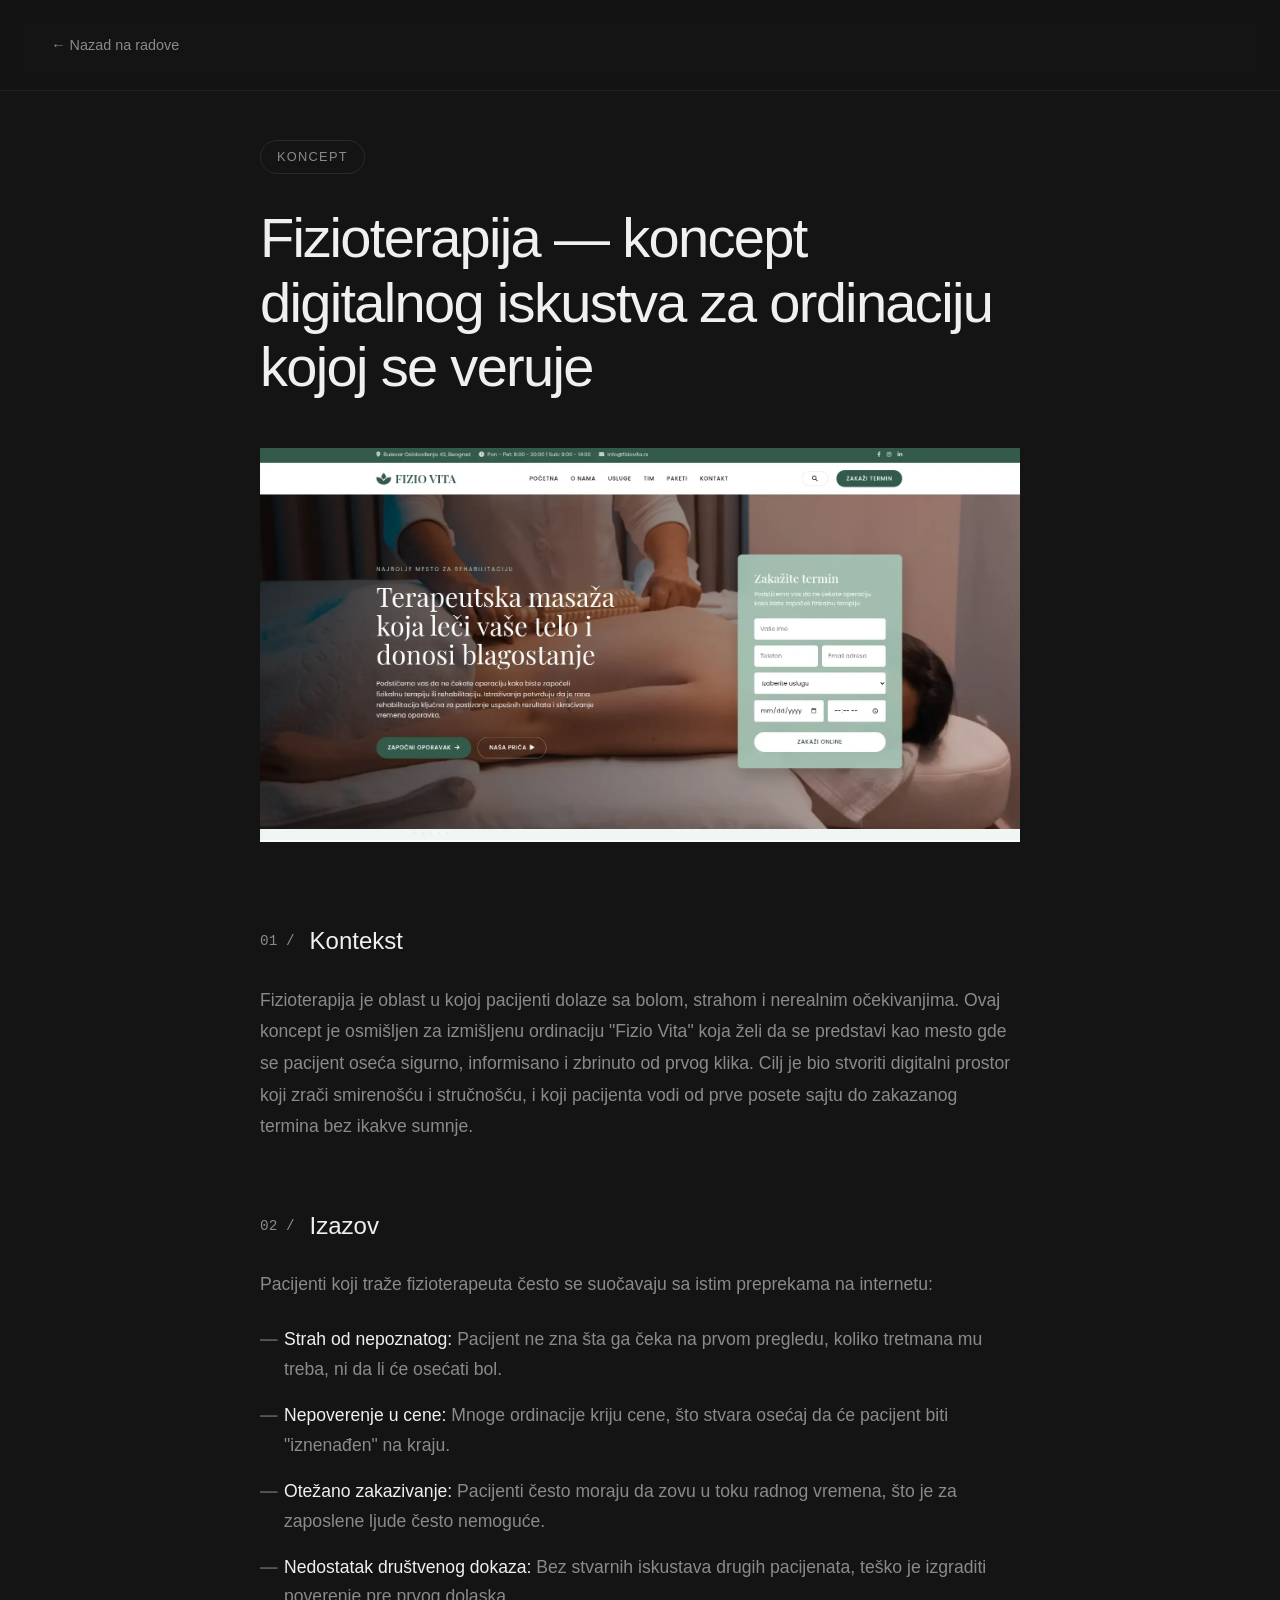
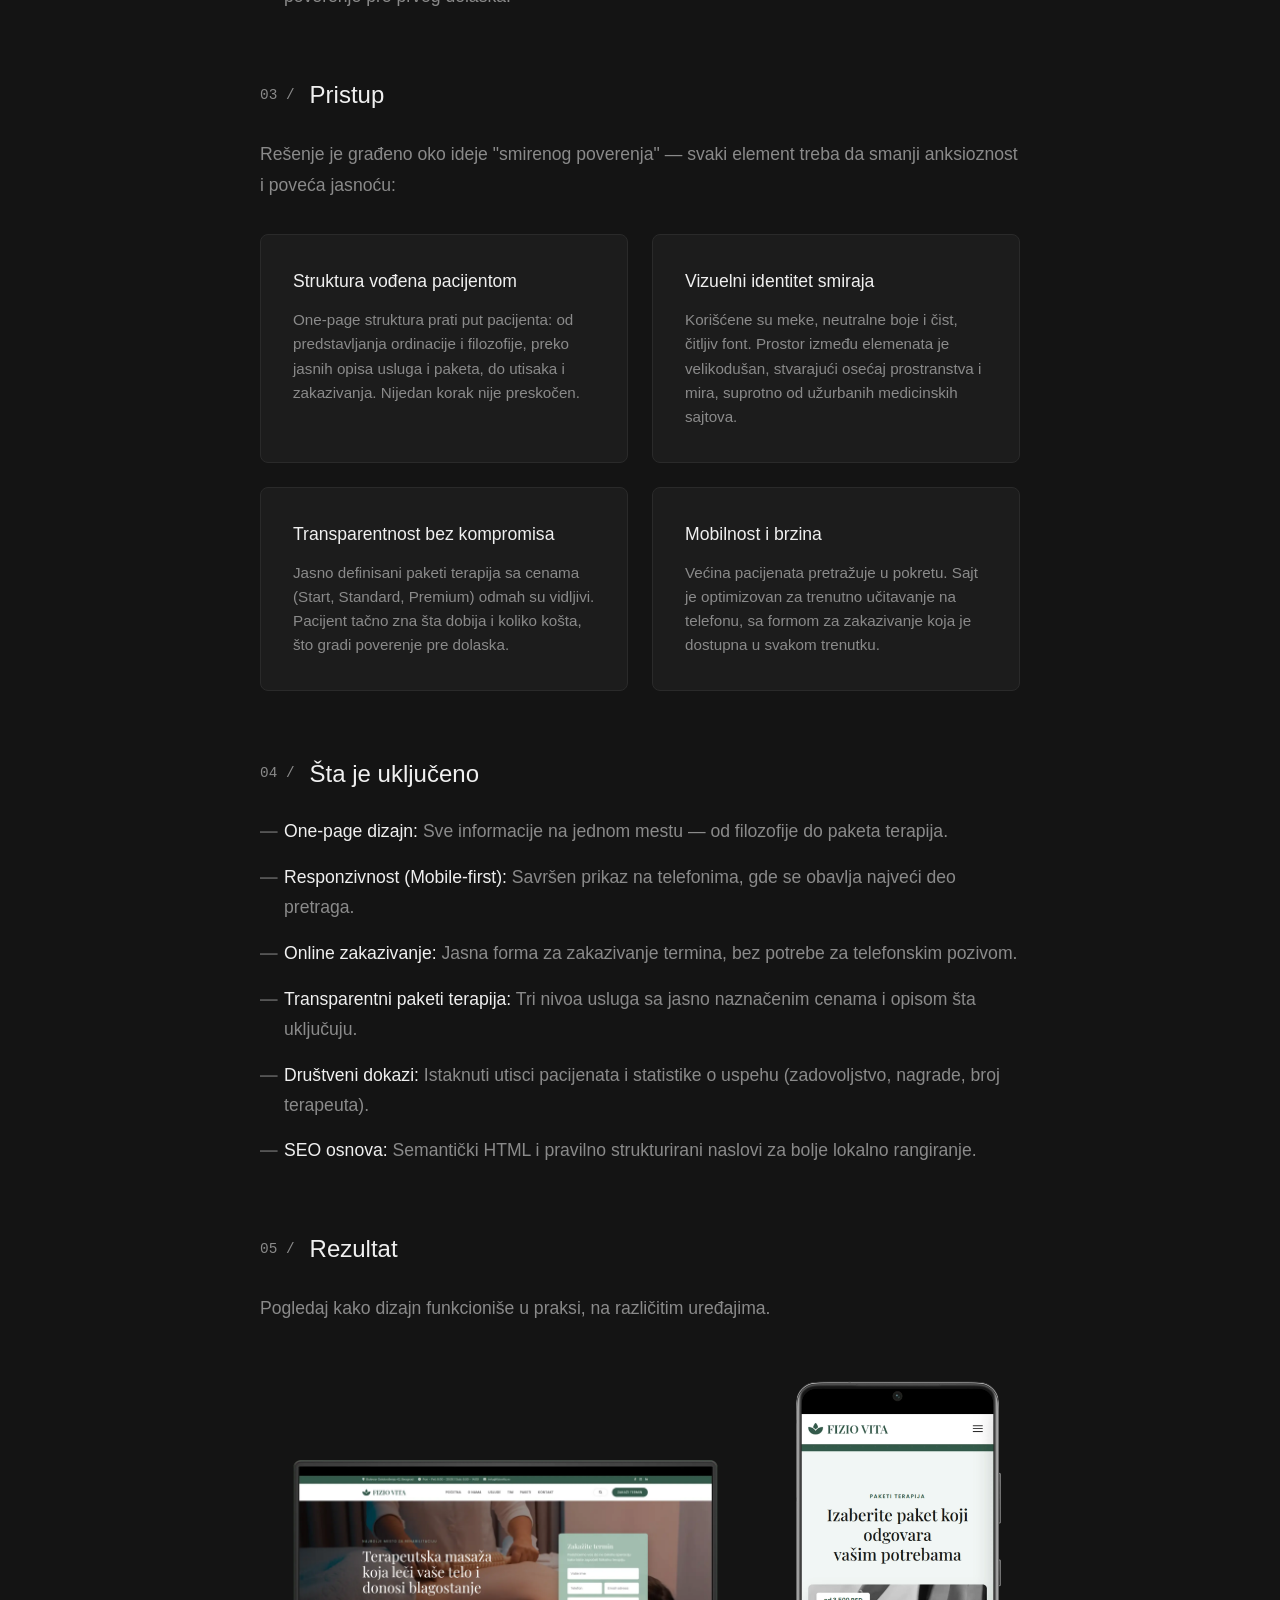
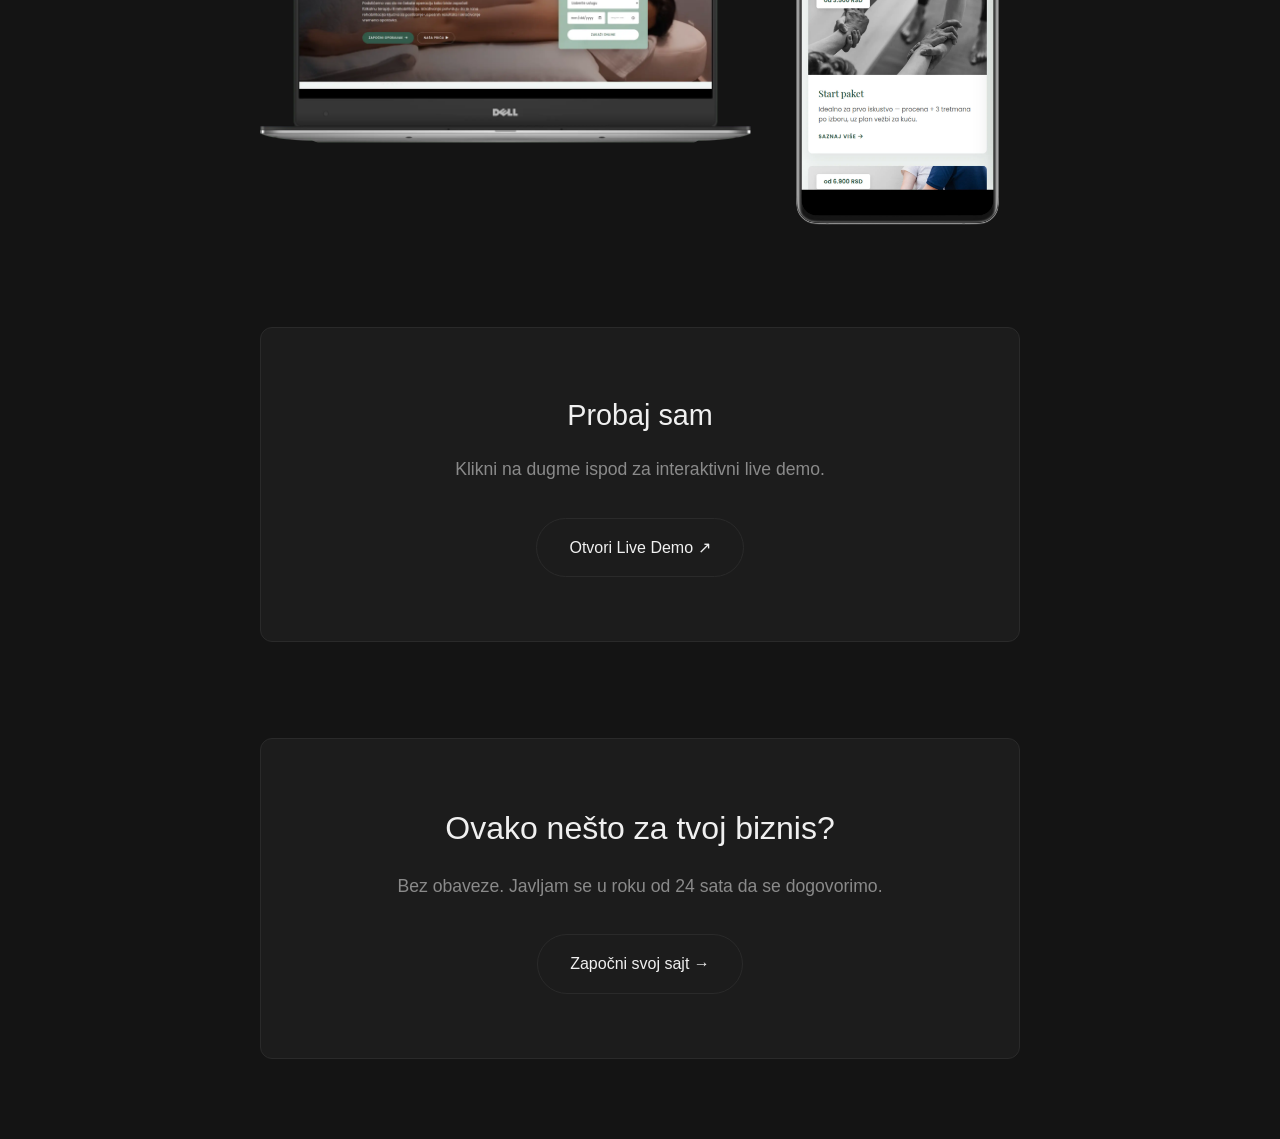
<file: radovi/sajt-za-fizioterapeuta/index.html>
<!DOCTYPE html>
<html lang="sr">
<head>
    <meta charset="UTF-8">
    <meta name="viewport" content="width=device-width, initial-scale=1.0">
    <title>Case Study: Koncept sajta za fizioterapiju | Kansu Studio</title>

    <!-- Učitavanje Satoshi fonta -->
    <link href="https://api.fontshare.com/v2/css?f[]=satoshi@300,400,500,700&display=swap" rel="stylesheet">

    <style>
        :root {
            --bg-color: #141414;
            --bg-card: #1c1c1c;
            --text-main: #f0f0f0;
            --text-muted: #8a8a8a;
            --border-color: #2a2a2a;
            --font-main: 'Satoshi', sans-serif;
            --transition: all 0.4s cubic-bezier(0.19, 1, 0.22, 1);
        }

        * {
            margin: 0;
            padding: 0;
            box-sizing: border-box;
        }

        body {
            font-family: var(--font-main);
            color: var(--text-main);
            line-height: 1.6;
            background-color: var(--bg-color);
            -webkit-font-smoothing: antialiased;
        }

        .back-nav {
            position: fixed;
            top: 0;
            left: 0;
            width: 100%;
            padding: 2rem 4vw;
            background-color: rgba(20, 20, 20, 0.9);
            backdrop-filter: blur(10px);
            z-index: 100;
            border-bottom: 1px solid rgba(255,255,255,0.05);
        }

        .back-nav a {
            color: var(--text-muted);
            text-decoration: none;
            font-size: 0.9rem;
            transition: var(--transition);
            display: inline-flex;
            align-items: center;
            gap: 8px;
        }

        .back-nav a:hover {
            color: var(--text-main);
        }

        .container {
            max-width: 800px;
            margin: 0 auto;
            padding: 140px 20px 80px 20px;
        }

        .badge-container {
            margin-bottom: 2rem;
        }

        .badge {
            display: inline-block;
            background-color: transparent;
            color: var(--text-muted);
            border: 1px solid var(--border-color);
            padding: 6px 16px;
            border-radius: 50px;
            font-size: 0.8rem;
            font-weight: 500;
            text-transform: uppercase;
            letter-spacing: 0.1em;
        }

        h1 {
            font-size: clamp(2.5rem, 5vw, 3.5rem);
            line-height: 1.15;
            color: var(--text-main);
            margin-bottom: 3rem;
            font-weight: 400;
            letter-spacing: -0.03em;
        }

        h2 {
            font-size: 1.5rem;
            color: var(--text-main);
            margin-top: 4rem;
            margin-bottom: 1.5rem;
            font-weight: 400;
            display: flex;
            align-items: center;
            gap: 15px;
        }

        h2 span.section-num {
            color: var(--text-muted);
            font-size: 0.9rem;
            font-family: monospace;
        }

        p {
            margin-bottom: 1.5rem;
            font-size: 1.1rem;
            color: var(--text-muted);
            line-height: 1.8;
        }

        strong {
            color: var(--text-main);
            font-weight: 500;
        }

        ul {
            list-style: none;
            margin-bottom: 2rem;
        }

        ul li {
            position: relative;
            padding-left: 1.5rem;
            margin-bottom: 1rem;
            font-size: 1.1rem;
            color: var(--text-muted);
            line-height: 1.7;
        }

        ul li::before {
            content: '—';
            position: absolute;
            left: 0;
            color: #555;
            font-weight: bold;
        }

        .approach-grid {
            display: grid;
            grid-template-columns: 1fr 1fr;
            gap: 1.5rem;
            margin-top: 2rem;
        }

        .approach-card {
            background: var(--bg-card);
            padding: 2rem;
            border-radius: 8px;
            border: 1px solid var(--border-color);
            transition: var(--transition);
        }

        .approach-card:hover {
            border-color: #444;
        }

        .approach-card h3 {
            font-size: 1.1rem;
            color: var(--text-main);
            margin-bottom: 0.8rem;
            font-weight: 500;
        }

        .approach-card p {
            font-size: 0.95rem;
            margin-bottom: 0;
            line-height: 1.6;
        }

        .demo-section {
            margin: 5rem 0;
            text-align: center;
            background: var(--bg-card);
            padding: 4rem 2rem;
            border-radius: 12px;
            border: 1px solid var(--border-color);
        }

        .demo-section h2 {
            justify-content: center;
            margin-top: 0;
            margin-bottom: 1rem;
            font-size: 1.8rem;
        }

        .demo-section p {
            margin-bottom: 2rem;
        }

        .btn {
            display: inline-flex;
            align-items: center;
            justify-content: center;
            gap: 10px;
            background-color: transparent;
            color: var(--text-main);
            border: 1px solid var(--border-color);
            padding: 1rem 2rem;
            border-radius: 50px;
            font-size: 1rem;
            font-weight: 400;
            text-decoration: none;
            transition: var(--transition);
            font-family: var(--font-main);
            cursor: pointer;
        }

        .btn:hover {
            background-color: var(--text-main);
            color: var(--bg-color);
            border-color: var(--text-main);
        }

        .cta-footer {
            margin-top: 6rem;
            background: var(--bg-card);
            color: var(--text-main);
            padding: 4rem 2rem;
            border-radius: 12px;
            text-align: center;
            border: 1px solid var(--border-color);
        }

        .cta-footer h2 {
            justify-content: center;
            margin-top: 0;
            font-size: 2rem;
            margin-bottom: 1rem;
        }

        .cta-footer p {
            color: var(--text-muted);
            margin-bottom: 2rem;
            font-size: 1.1rem;
        }

        @media (max-width: 768px) {
            .container { padding-top: 100px; }
            h1 { font-size: 2.2rem; }
            .approach-grid { grid-template-columns: 1fr; }
            .cta-footer { padding: 3rem 1.5rem; }
            .cta-footer h2 { font-size: 1.6rem; }
        }

        .hero-mockup {
            margin: 3rem 0 5rem 0;
        }

        .hero-mockup img,
        .mockup-grid img {
            width: 100%;
            height: auto;
            display: block;
        }

        .mockup-grid {
            display: grid;
            grid-template-columns: 2fr 1fr;
            gap: 1.5rem;
            margin: 2rem 0 4rem 0;
            align-items: center;
        }

        @media (max-width: 768px) {
            .mockup-grid {
                grid-template-columns: 1fr;
            }
        }
    </style>
</head>
<body>

    <div class="back-nav">
        <a href="../../index.html#radovi">&larr; Nazad na radove</a>
    </div>

    <div class="container">

        <div class="badge-container">
            <span class="badge">Koncept</span>
        </div>
        <h1>Fizioterapija — koncept digitalnog iskustva za ordinaciju kojoj se veruje</h1>

        <div class="hero-mockup">
            <img  loading="lazy" src="main.webp" alt="Prikaz koncepta sajta za fizioterapeutsku ordinaciju na desktop ekranu">
        </div>

        <!-- 1. KONTEKST -->
        <h2><span class="section-num">01 /</span> Kontekst</h2>
        <p>Fizioterapija je oblast u kojoj pacijenti dolaze sa bolom, strahom i nerealnim očekivanjima. Ovaj koncept je osmišljen za izmišljenu ordinaciju "Fizio Vita" koja želi da se predstavi kao mesto gde se pacijent oseća sigurno, informisano i zbrinuto od prvog klika. Cilj je bio stvoriti digitalni prostor koji zrači smirenošću i stručnošću, i koji pacijenta vodi od prve posete sajtu do zakazanog termina bez ikakve sumnje.</p>

        <!-- 2. IZAZOV -->
        <h2><span class="section-num">02 /</span> Izazov</h2>
        <p>Pacijenti koji traže fizioterapeuta često se suočavaju sa istim preprekama na internetu:</p>
        <ul>
            <li><strong>Strah od nepoznatog:</strong> Pacijent ne zna šta ga čeka na prvom pregledu, koliko tretmana mu treba, ni da li će osećati bol.</li>
            <li><strong>Nepoverenje u cene:</strong> Mnoge ordinacije kriju cene, što stvara osećaj da će pacijent biti "iznenađen" na kraju.</li>
            <li><strong>Otežano zakazivanje:</strong> Pacijenti često moraju da zovu u toku radnog vremena, što je za zaposlene ljude često nemoguće.</li>
            <li><strong>Nedostatak društvenog dokaza:</strong> Bez stvarnih iskustava drugih pacijenata, teško je izgraditi poverenje pre prvog dolaska.</li>
        </ul>

        <!-- 3. PRISTUP -->
        <h2><span class="section-num">03 /</span> Pristup</h2>
        <p>Rešenje je građeno oko ideje "smirenog poverenja" — svaki element treba da smanji anksioznost i poveća jasnoću:</p>

        <div class="approach-grid">
            <div class="approach-card">
                <h3>Struktura vođena pacijentom</h3>
                <p>One-page struktura prati put pacijenta: od predstavljanja ordinacije i filozofije, preko jasnih opisa usluga i paketa, do utisaka i zakazivanja. Nijedan korak nije preskočen.</p>
            </div>
            <div class="approach-card">
                <h3>Vizuelni identitet smiraja</h3>
                <p>Korišćene su meke, neutralne boje i čist, čitljiv font. Prostor između elemenata je velikodušan, stvarajući osećaj prostranstva i mira, suprotno od užurbanih medicinskih sajtova.</p>
            </div>
            <div class="approach-card">
                <h3>Transparentnost bez kompromisa</h3>
                <p>Jasno definisani paketi terapija sa cenama (Start, Standard, Premium) odmah su vidljivi. Pacijent tačno zna šta dobija i koliko košta, što gradi poverenje pre dolaska.</p>
            </div>
            <div class="approach-card">
                <h3>Mobilnost i brzina</h3>
                <p>Većina pacijenata pretražuje u pokretu. Sajt je optimizovan za trenutno učitavanje na telefonu, sa formom za zakazivanje koja je dostupna u svakom trenutku.</p>
            </div>
        </div>

        <!-- 4. ŠTA JE UKLJUČENO -->
        <h2><span class="section-num">04 /</span> Šta je uključeno</h2>
        <ul>
            <li><strong>One-page dizajn:</strong> Sve informacije na jednom mestu — od filozofije do paketa terapija.</li>
            <li><strong>Responzivnost (Mobile-first):</strong> Savršen prikaz na telefonima, gde se obavlja najveći deo pretraga.</li>
            <li><strong>Online zakazivanje:</strong> Jasna forma za zakazivanje termina, bez potrebe za telefonskim pozivom.</li>
            <li><strong>Transparentni paketi terapija:</strong> Tri nivoa usluga sa jasno naznačenim cenama i opisom šta uključuju.</li>
            <li><strong>Društveni dokazi:</strong> Istaknuti utisci pacijenata i statistike o uspehu (zadovoljstvo, nagrade, broj terapeuta).</li>
            <li><strong>SEO osnova:</strong> Semantički HTML i pravilno strukturirani naslovi za bolje lokalno rangiranje.</li>
        </ul>

        <!-- 5. REZULTAT -->
        <h2><span class="section-num">05 /</span> Rezultat</h2>
        <p>Pogledaj kako dizajn funkcioniše u praksi, na različitim uređajima.</p>

        <div class="mockup-grid">
            <img  loading="lazy" src="desktop.webp" alt="Desktop prikaz sajta">
            <img  loading="lazy" src="phone.webp" alt="Mobilni prikaz sajta">
        </div>

        <div class="demo-section">
            <h2>Probaj sam</h2>
            <p>Klikni na dugme ispod za interaktivni live demo.</p>
            <a href="https://kanso-studio.github.io/fizioterapeut/" target="_blank" class="btn">
                Otvori Live Demo &nearr;
            </a>
        </div>

        <!-- 6. CTA -->
        <div class="cta-footer">
            <h2>Ovako nešto za tvoj biznis?</h2>
            <p>Bez obaveze. Javljam se u roku od 24 sata da se dogovorimo.</p>
            <a href="../../index.html#kontakt" class="btn">
                Započni svoj sajt &rarr;
            </a>
        </div>

    </div>

</body>
</html>
</file>
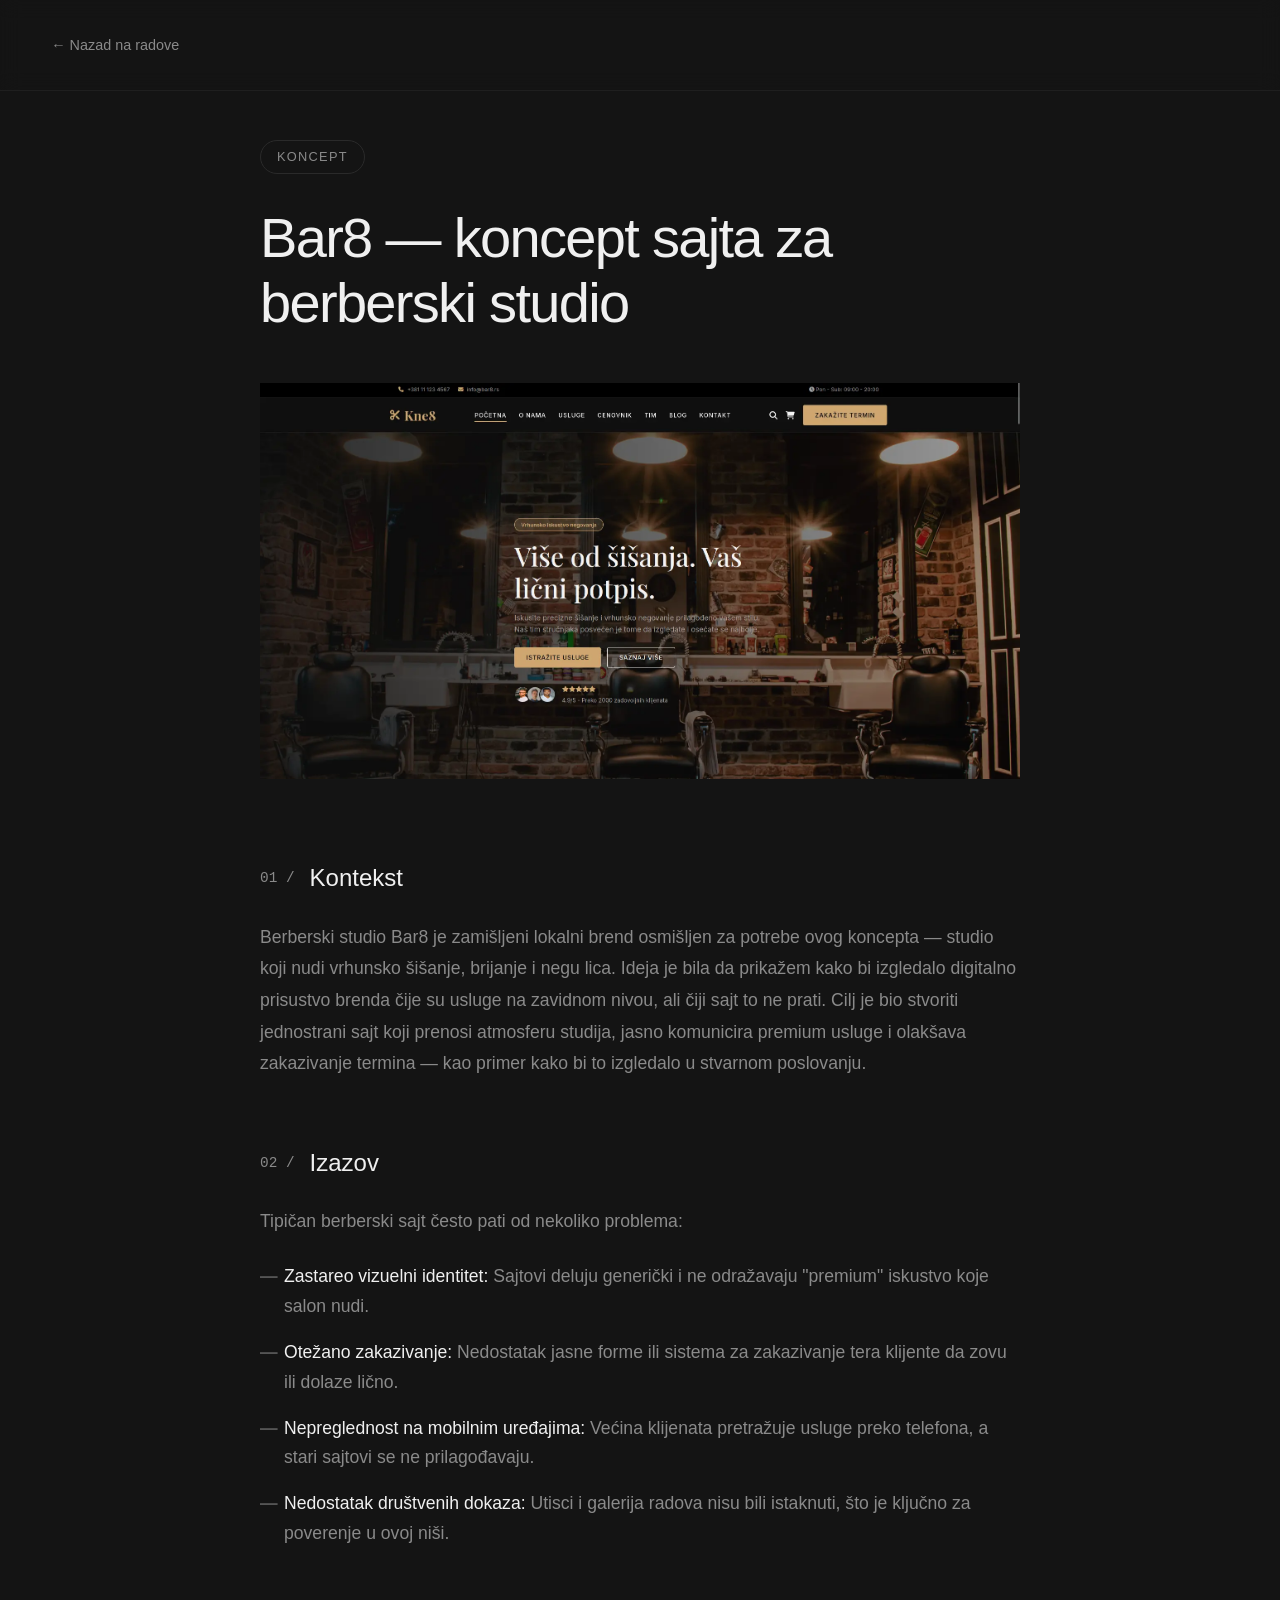
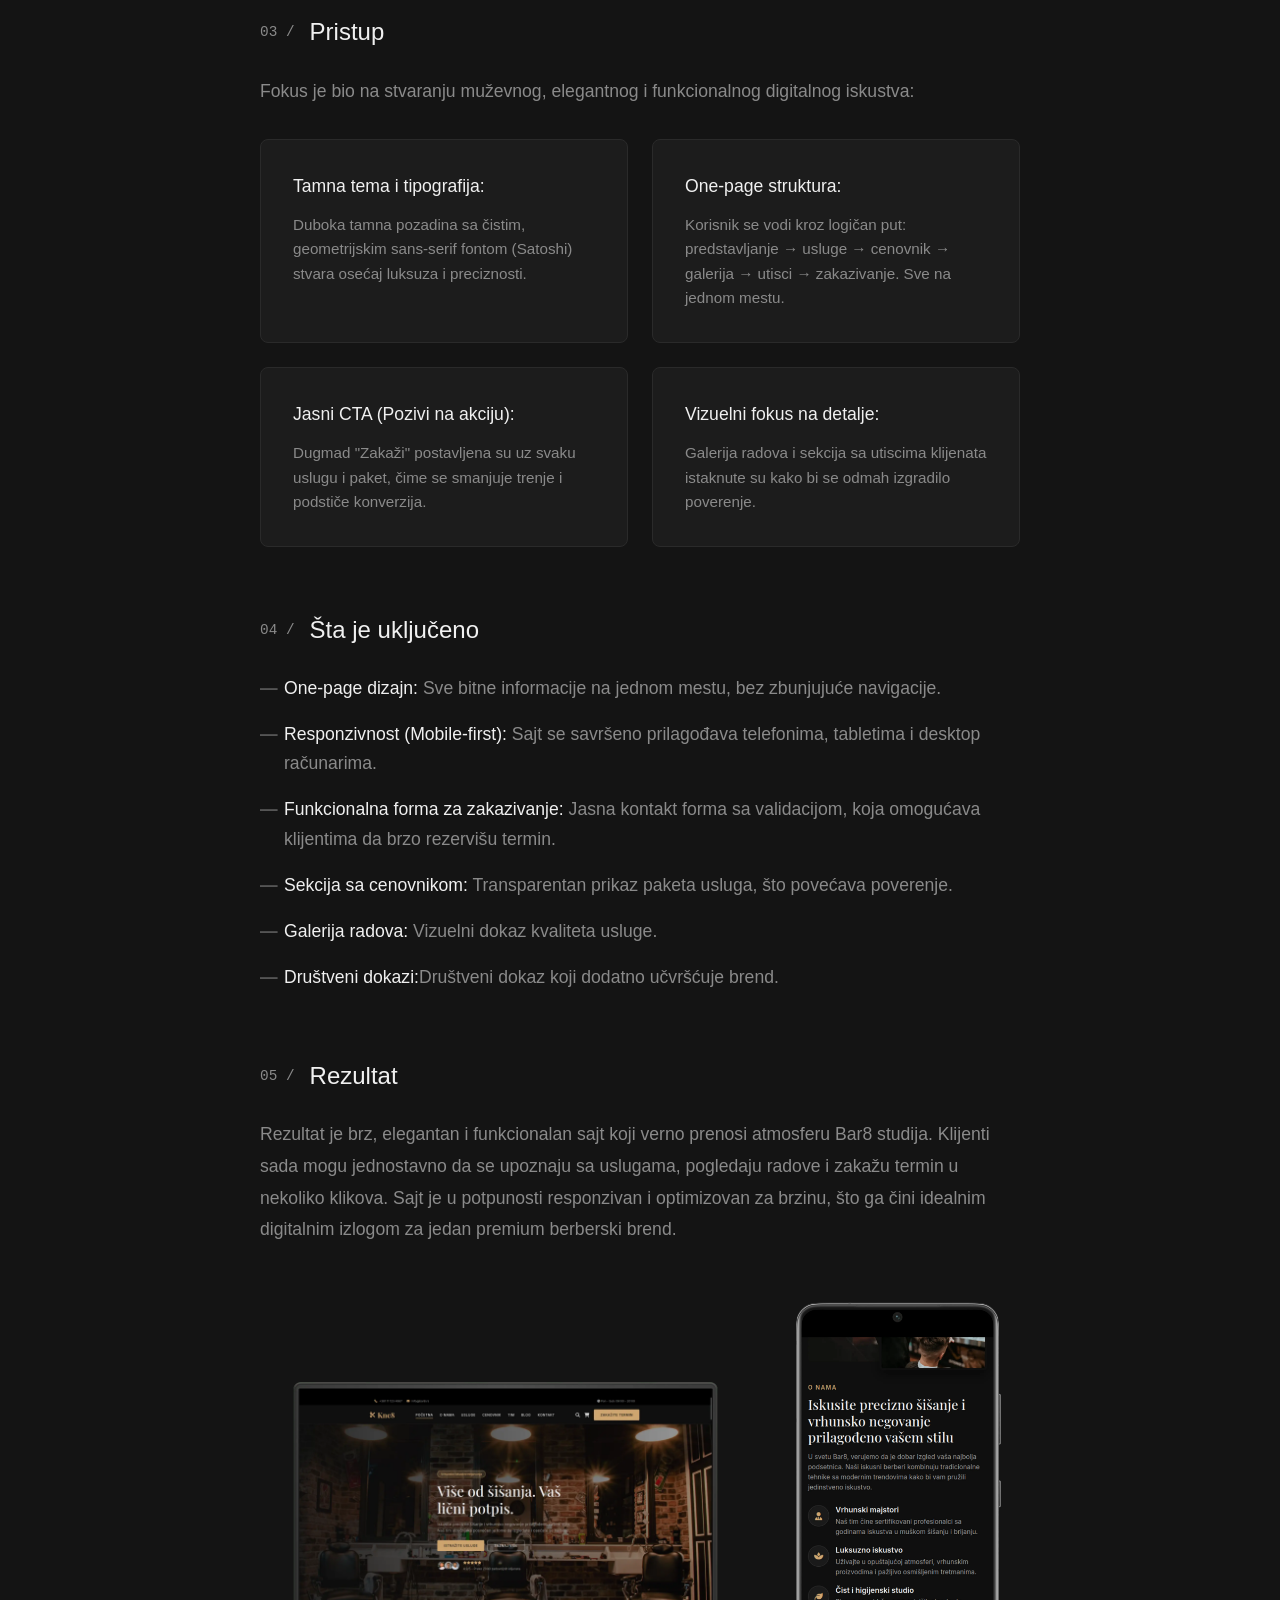
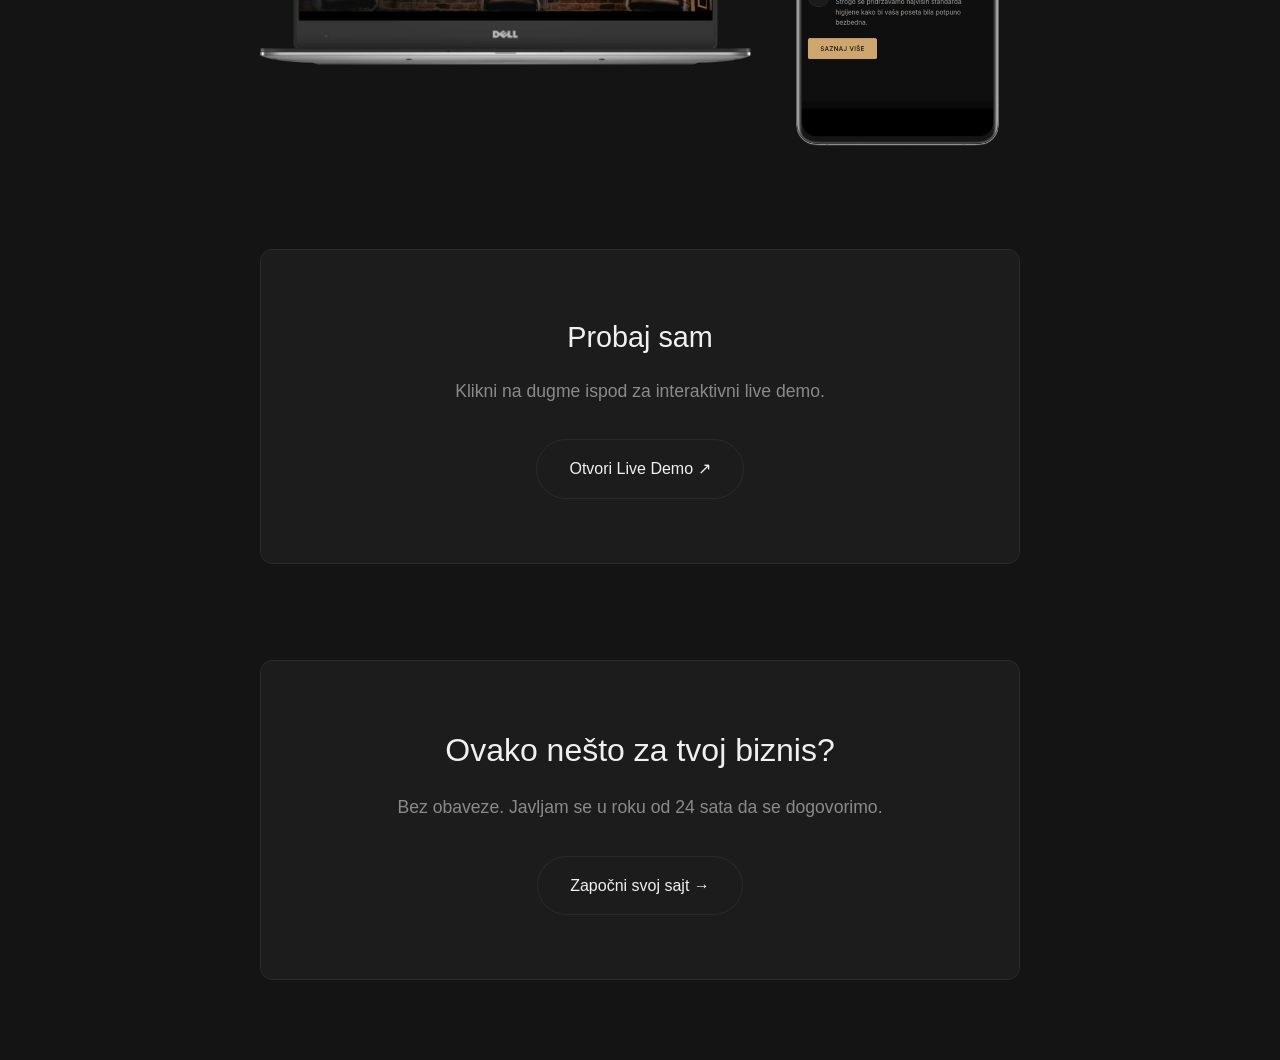
<file: radovi/sajt-za-frizerski-salon/index.html>
<!DOCTYPE html>
<html lang="sr">
<head>
    <meta charset="UTF-8">
    <meta name="viewport" content="width=device-width, initial-scale=1.0">
    <title>Case Study: Koncept sajta za berberski studio | Kansu Studio</title>

    <!-- Učitavanje Satoshi fonta -->
    <link href="https://api.fontshare.com/v2/css?f[]=satoshi@300,400,500,700&display=swap" rel="stylesheet">

    <style>
        :root {
            --bg-color: #141414; /* Tvoja glavna pozadina */
            --bg-card: #1c1c1c;
            --text-main: #f0f0f0;
            --text-muted: #8a8a8a;
            --border-color: #2a2a2a;
            --font-main: 'Satoshi', sans-serif;
            --transition: all 0.4s cubic-bezier(0.19, 1, 0.22, 1);
        }

        * {
            margin: 0;
            padding: 0;
            box-sizing: border-box;
        }

        body {
            font-family: var(--font-main);
            color: var(--text-main);
            line-height: 1.6;
            background-color: var(--bg-color);
            -webkit-font-smoothing: antialiased;
        }

        /* Navigacija nazad */
        .back-nav {
            position: fixed;
            top: 0;
            left: 0;
            width: 100%;
            padding: 2rem 4vw;
            background-color: rgba(20, 20, 20, 0.9);
            backdrop-filter: blur(10px);
            z-index: 100;
            border-bottom: 1px solid rgba(255,255,255,0.05);
        }

        .back-nav a {
            color: var(--text-muted);
            text-decoration: none;
            font-size: 0.9rem;
            transition: var(--transition);
            display: inline-flex;
            align-items: center;
            gap: 8px;
        }

        .back-nav a:hover {
            color: var(--text-main);
        }

        .container {
            max-width: 800px; /* Suženo za lakše čitanje */
            margin: 0 auto;
            padding: 140px 20px 80px 20px;
        }

        /* --- BADGE --- */
        .badge-container {
            margin-bottom: 2rem;
        }

        .badge {
            display: inline-block;
            background-color: transparent;
            color: var(--text-muted);
            border: 1px solid var(--border-color);
            padding: 6px 16px;
            border-radius: 50px;
            font-size: 0.8rem;
            font-weight: 500;
            text-transform: uppercase;
            letter-spacing: 0.1em;
        }

        /* --- TYPOGRAPHY --- */
        h1 {
            font-size: clamp(2.5rem, 5vw, 3.5rem);
            line-height: 1.15;
            color: var(--text-main);
            margin-bottom: 3rem;
            font-weight: 400;
            letter-spacing: -0.03em;
        }

        h2 {
            font-size: 1.5rem;
            color: var(--text-main);
            margin-top: 4rem;
            margin-bottom: 1.5rem;
            font-weight: 400;
            display: flex;
            align-items: center;
            gap: 15px;
        }

        h2 span.section-num {
            color: var(--text-muted);
            font-size: 0.9rem;
            font-family: monospace; /* Daje taj tehnički, precizan izgled */
        }

        p {
            margin-bottom: 1.5rem;
            font-size: 1.1rem;
            color: var(--text-muted);
            line-height: 1.8;
        }

        strong {
            color: var(--text-main);
            font-weight: 500;
        }

        /* --- LISTS --- */
        ul {
            list-style: none;
            margin-bottom: 2rem;
        }

        ul li {
            position: relative;
            padding-left: 1.5rem;
            margin-bottom: 1rem;
            font-size: 1.1rem;
            color: var(--text-muted);
            line-height: 1.7;
        }

        ul li::before {
            content: '—';
            position: absolute;
            left: 0;
            color: #555;
            font-weight: bold;
        }

        /* --- CARDS ZA PRISTUP --- */
        .approach-grid {
            display: grid;
            grid-template-columns: 1fr 1fr;
            gap: 1.5rem;
            margin-top: 2rem;
        }

        .approach-card {
            background: var(--bg-card);
            padding: 2rem;
            border-radius: 8px;
            border: 1px solid var(--border-color);
            transition: var(--transition);
        }

        .approach-card:hover {
            border-color: #444;
        }

        .approach-card h3 {
            font-size: 1.1rem;
            color: var(--text-main);
            margin-bottom: 0.8rem;
            font-weight: 500;
        }

        .approach-card p {
            font-size: 0.95rem;
            margin-bottom: 0;
            line-height: 1.6;
        }

        /* --- LIVE DEMO BUTTON --- */
        .demo-section {
            margin: 5rem 0;
            text-align: center;
            background: var(--bg-card);
            padding: 4rem 2rem;
            border-radius: 12px;
            border: 1px solid var(--border-color);
        }

        .demo-section h2 {
            justify-content: center;
            margin-top: 0;
            margin-bottom: 1rem;
            font-size: 1.8rem;
        }

        .demo-section p {
            margin-bottom: 2rem;
        }

        .btn {
            display: inline-flex;
            align-items: center;
            justify-content: center;
            gap: 10px;
            background-color: transparent;
            color: var(--text-main);
            border: 1px solid var(--border-color);
            padding: 1rem 2rem;
            border-radius: 50px;
            font-size: 1rem;
            font-weight: 400;
            text-decoration: none;
            transition: var(--transition);
            font-family: var(--font-main);
            cursor: pointer;
        }

        .btn:hover {
            background-color: var(--text-main);
            color: var(--bg-color);
            border-color: var(--text-main);
        }

        /* --- CTA FOOTER --- */
        .cta-footer {
            margin-top: 6rem;
            background: var(--bg-card);
            color: var(--text-main);
            padding: 4rem 2rem;
            border-radius: 12px;
            text-align: center;
            border: 1px solid var(--border-color);
        }

        .cta-footer h2 {
            justify-content: center;
            margin-top: 0;
            font-size: 2rem;
            margin-bottom: 1rem;
        }

        .cta-footer p {
            color: var(--text-muted);
            margin-bottom: 2rem;
            font-size: 1.1rem;
        }

        @media (max-width: 768px) {
            .container { padding-top: 100px; }
            h1 { font-size: 2.2rem; }
            .approach-grid { grid-template-columns: 1fr; }
            .cta-footer { padding: 3rem 1.5rem; }
            .cta-footer h2 { font-size: 1.6rem; }
        }
        /* Stilovi za mockup slike */
        .hero-mockup {
            margin: 3rem 0 5rem 0;
        }

        .hero-mockup img,
        .mockup-grid img {
            width: 100%;
            height: auto;
          /*  border-radius: 12px;*/
           /* border: 1px solid var(--border-color);*/
          /*  box-shadow: 0 20px 40px rgba(0, 0, 0, 0.4);*/
            display: block;
        }

        .mockup-grid {
            display: grid;
            grid-template-columns: 2fr 1fr; /* Desktop slika veća, mobilna manja */
            gap: 1.5rem;
            margin: 2rem 0 4rem 0;
            align-items: center; /* Poravnava ih po sredini */
        }

        /* Na mobilnom, slike idu jedna ispod druge */
        @media (max-width: 768px) {
            .mockup-grid {
                grid-template-columns: 1fr;
            }
        }
    </style>
</head>
<body>

    <!-- NAVIGACIJA NAZAD (Zameni index.html pravim imenom tvog fajla) -->
    <div class="back-nav">
        <a href="../../index.html#radovi">&larr; Nazad na radove</a>
    </div>

    <div class="container">

        <!-- NASLOV I BADGE -->
        <div class="badge-container">
            <span class="badge">Koncept</span>
        </div>
        <h1>Bar8 — koncept sajta za berberski studio</h1>

        <div class="hero-mockup">
            <img  loading="lazy" src="main.webp" alt="Prikaz koncepta sajta za knjigovodstvenu agenciju na desktop ekranu">
        </div>

        <!-- 1. KONTEKST -->
        <h2><span class="section-num">01 /</span> Kontekst</h2>
        <p>Berberski studio Bar8 je zamišljeni lokalni brend osmišljen za potrebe ovog koncepta — studio koji nudi vrhunsko šišanje, brijanje i negu lica. Ideja je bila da prikažem kako bi izgledalo digitalno prisustvo brenda čije su usluge na zavidnom nivou, ali čiji sajt to ne prati.

        Cilj je bio stvoriti jednostrani sajt koji prenosi atmosferu studija, jasno komunicira premium usluge i olakšava zakazivanje termina — kao primer kako bi to izgledalo u stvarnom poslovanju.</p>

        <!-- 2. IZAZOV -->
        <h2><span class="section-num">02 /</span> Izazov</h2>
        <p>Tipičan berberski sajt često pati od nekoliko problema:</p>
        <ul>
            <li><strong>Zastareo vizuelni identitet:</strong> Sajtovi deluju generički i ne odražavaju "premium" iskustvo koje salon nudi.</li>
            <li><strong>Otežano zakazivanje: </strong> Nedostatak jasne forme ili sistema za zakazivanje tera klijente da zovu ili dolaze lično.</li>
            <li><strong>Nepreglednost na mobilnim uređajima:</strong>  Većina klijenata pretražuje usluge preko telefona, a stari sajtovi se ne prilagođavaju.</li>
            <li><strong>Nedostatak društvenih dokaza: </strong> Utisci i galerija radova nisu bili istaknuti, što je ključno za poverenje u ovoj niši.

</li>
        </ul>

        <!-- 3. PRISTUP -->
        <h2><span class="section-num">03 /</span> Pristup</h2>
        <p>Fokus je bio na stvaranju muževnog, elegantnog i funkcionalnog digitalnog iskustva:</p>

        <div class="approach-grid">
            <div class="approach-card">
                <h3>Tamna tema i tipografija:</h3>
                <p> Duboka tamna pozadina sa čistim, geometrijskim sans-serif fontom (Satoshi) stvara osećaj luksuza i preciznosti.</p>
            </div>
            <div class="approach-card">
                <h3>One-page struktura:</h3>
                <p>Korisnik se vodi kroz logičan put: predstavljanje → usluge → cenovnik → galerija → utisci → zakazivanje. Sve na jednom mestu.</p>
            </div>
            <div class="approach-card">
                <h3>Jasni CTA (Pozivi na akciju): </h3>
                <p>Dugmad "Zakaži" postavljena su uz svaku uslugu i paket, čime se smanjuje trenje i podstiče konverzija.</p>
            </div>
            <div class="approach-card">
                <h3>Vizuelni fokus na detalje:</h3>
                <p> Galerija radova i sekcija sa utiscima klijenata istaknute su kako bi se odmah izgradilo poverenje.</p>
            </div>
        </div>

        <!-- 4. ŠTA JE UKLJUČENO -->
        <h2><span class="section-num">04 /</span> Šta je uključeno</h2>
        <ul>
            <li><strong>One-page dizajn:</strong> Sve bitne informacije na jednom mestu, bez zbunjujuće navigacije.</li>
            <li><strong>Responzivnost (Mobile-first):</strong> Sajt se savršeno prilagođava telefonima, tabletima i desktop računarima.</li>
            <li><strong>Funkcionalna forma za zakazivanje: </strong> Jasna kontakt forma sa validacijom, koja omogućava klijentima da brzo rezervišu termin.</li>
            <li><strong>Sekcija sa cenovnikom:</strong> Transparentan prikaz paketa usluga, što povećava poverenje.</li>
            <li><strong>Galerija radova: </strong> Vizuelni dokaz kvaliteta usluge.</li>
            <li><strong>Društveni dokazi:</strong>Društveni dokaz koji dodatno učvršćuje brend.</li>
        </ul>

        <!-- 5. LIVE DEMO -->
        <!-- Zameni postojeću sekciju "5. LIVE DEMO" sa ovim: -->
        <h2><span class="section-num">05 /</span> Rezultat</h2>
        <p>Rezultat je brz, elegantan i funkcionalan sajt koji verno prenosi atmosferu Bar8 studija. Klijenti sada mogu jednostavno da se upoznaju sa uslugama,
            pogledaju radove i zakažu termin u nekoliko klikova.
            Sajt je u potpunosti responzivan i optimizovan za brzinu, što ga čini idealnim digitalnim izlogom za jedan premium berberski brend.</p>

        <!-- Ovde ubacuješ slike -->
        <div class="mockup-grid">
            <img  loading="lazy" src="desktop.webp" alt="Desktop prikaz sajta">
            <img  loading="lazy" src="phone.webp" alt="Mobilni prikaz sajta">
        </div>

        <div class="demo-section">
            <h2>Probaj sam</h2>
            <p>Klikni na dugme ispod za interaktivni live demo.</p>
            <!-- ZAMENI # SA PRAVIM LINKOM DO DEMO SAJTA -->
            <a href="https://kanso-studio.github.io/barber/" target="_blank" class="btn">
                Otvori Live Demo &nearr;
            </a>
        </div>
        <!-- 6. CTA -->
        <div class="cta-footer">
            <h2>Ovako nešto za tvoj biznis?</h2>
            <p>Bez obaveze. Javljam se u roku od 24 sata da se dogovorimo.</p>
            <!-- ZAMENI # SA LINKOM DO TVOG KONTAKTA (npr. index.html#kontakt) -->
            <a href="../../index.html#kontakt" class="btn">
                Započni svoj sajt &rarr;
            </a>
        </div>

    </div>

</body>
</html>
</file>
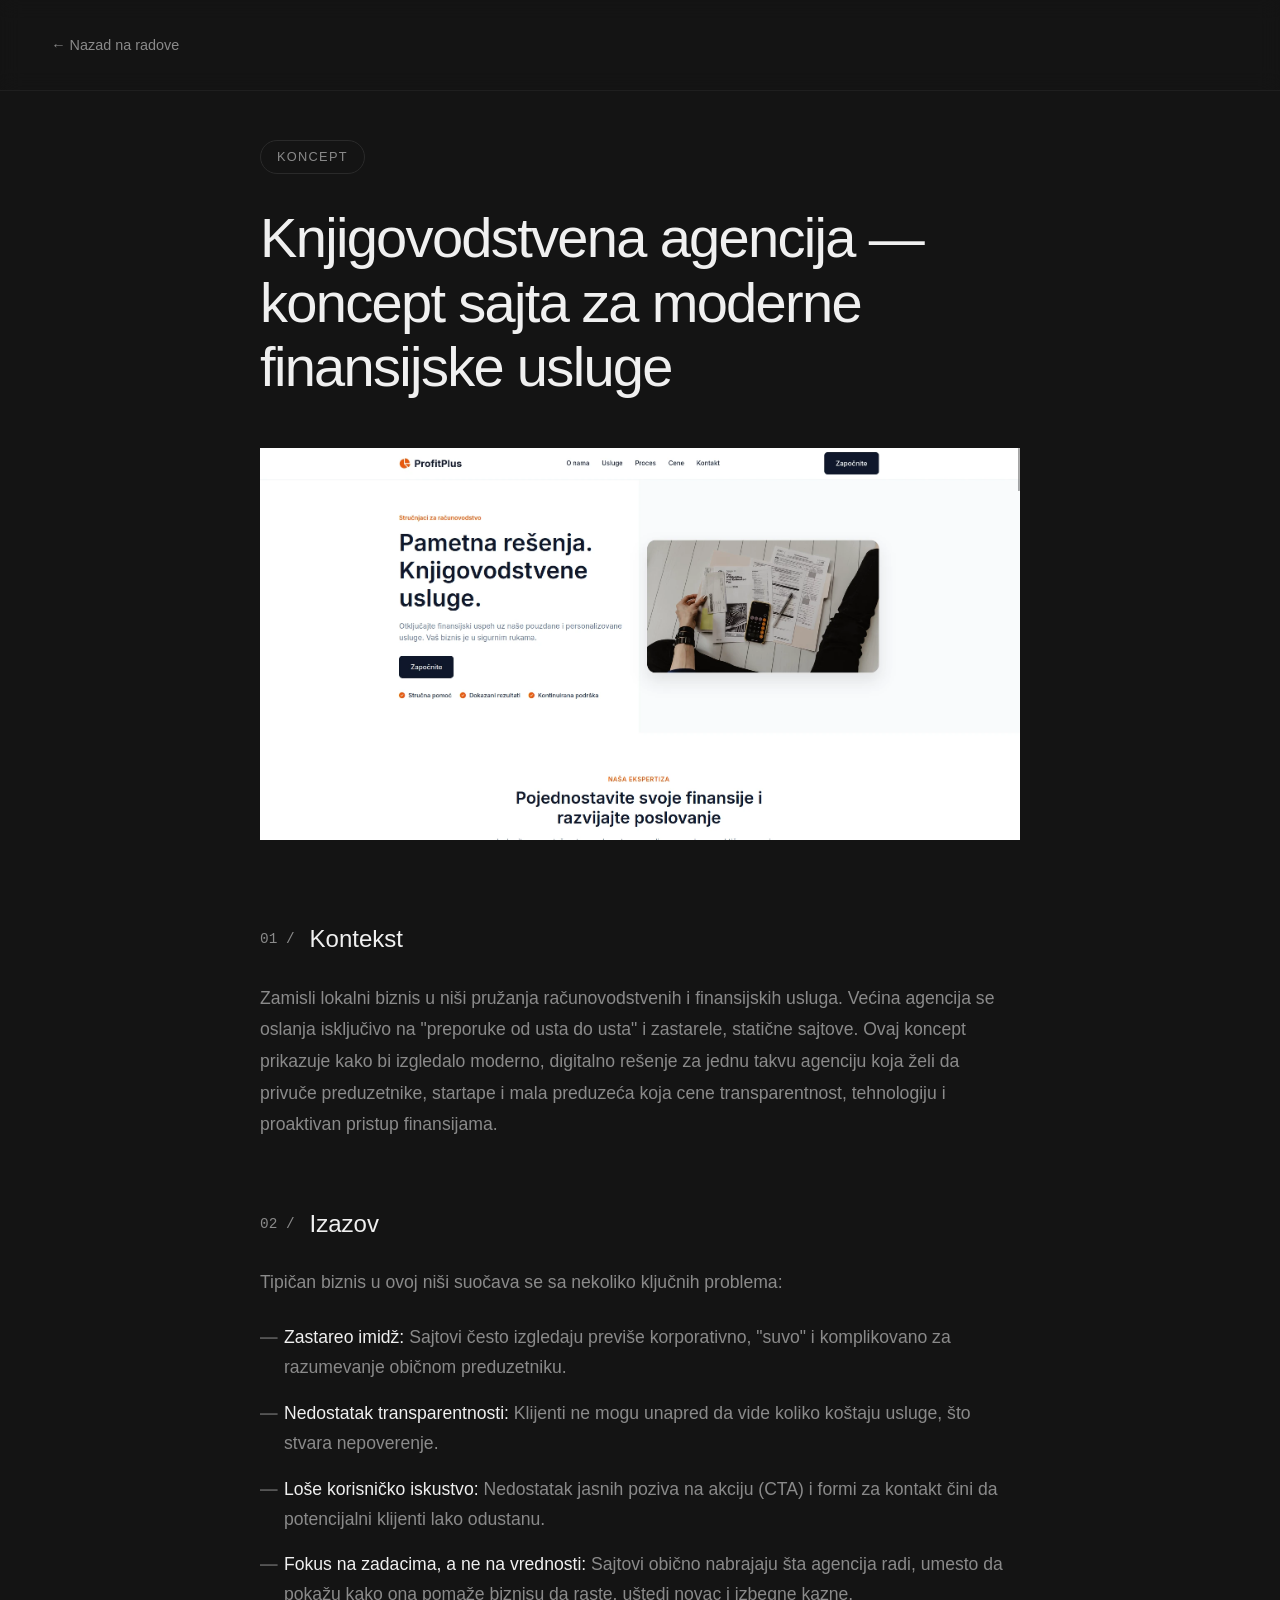
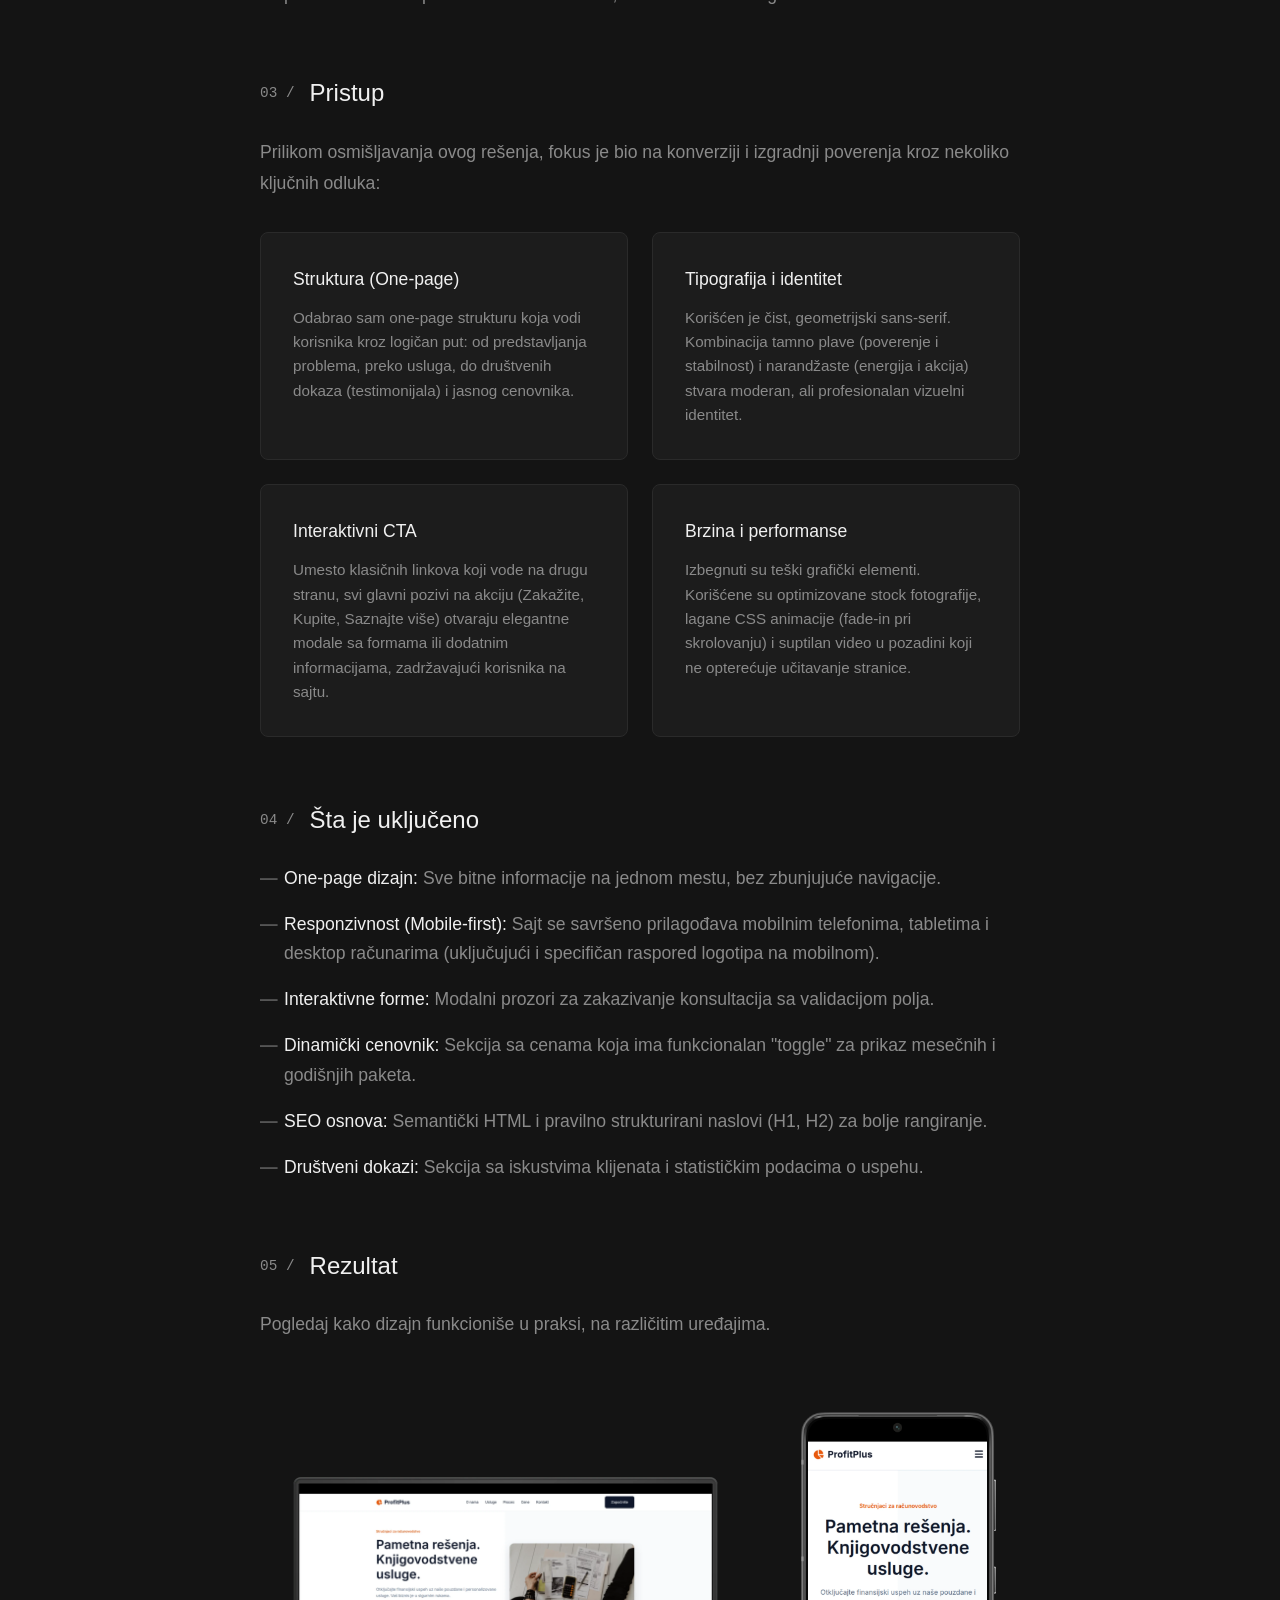
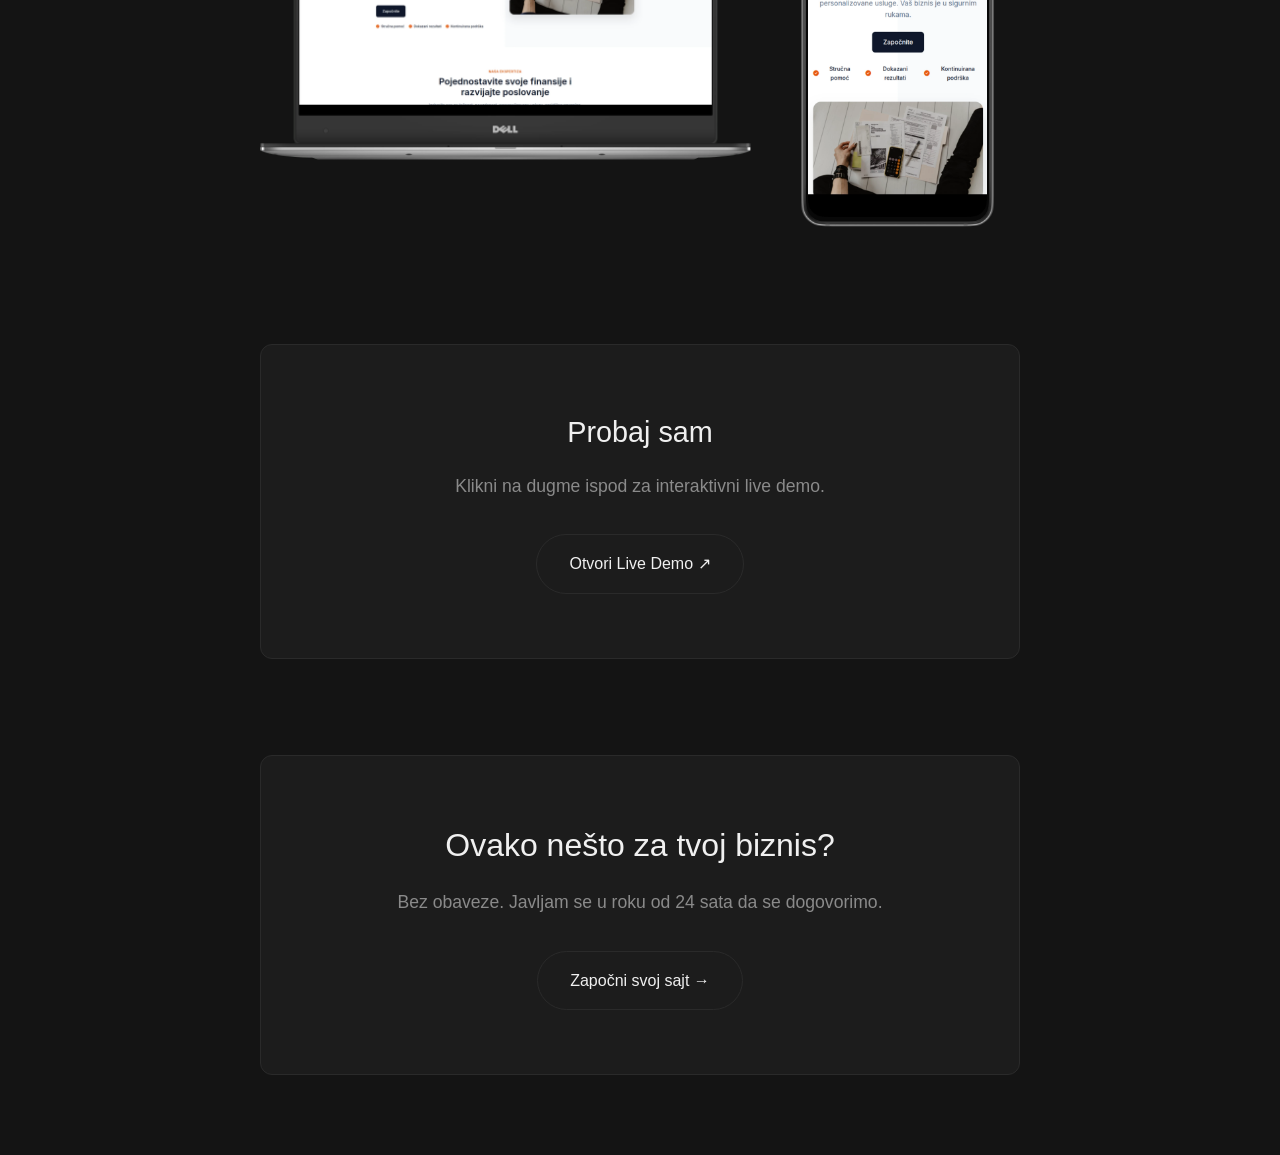
<file: radovi/sajt-za-knjigovodstvenu-agenciju/index.html>
<!DOCTYPE html>
<html lang="sr">
<head>
    <meta charset="UTF-8">
    <meta name="viewport" content="width=device-width, initial-scale=1.0">
    <title>Case Study: Koncept sajta za knjigovodstvenu agenciju | Kansu Studio</title>

    <!-- Učitavanje Satoshi fonta -->
    <link href="https://api.fontshare.com/v2/css?f[]=satoshi@300,400,500,700&display=swap" rel="stylesheet">

    <style>
        :root {
            --bg-color: #141414; /* Tvoja glavna pozadina */
            --bg-card: #1c1c1c;
            --text-main: #f0f0f0;
            --text-muted: #8a8a8a;
            --border-color: #2a2a2a;
            --font-main: 'Satoshi', sans-serif;
            --transition: all 0.4s cubic-bezier(0.19, 1, 0.22, 1);
        }

        * {
            margin: 0;
            padding: 0;
            box-sizing: border-box;
        }

        body {
            font-family: var(--font-main);
            color: var(--text-main);
            line-height: 1.6;
            background-color: var(--bg-color);
            -webkit-font-smoothing: antialiased;
        }

        /* Navigacija nazad */
        .back-nav {
            position: fixed;
            top: 0;
            left: 0;
            width: 100%;
            padding: 2rem 4vw;
            background-color: rgba(20, 20, 20, 0.9);
            backdrop-filter: blur(10px);
            z-index: 100;
            border-bottom: 1px solid rgba(255,255,255,0.05);
        }

        .back-nav a {
            color: var(--text-muted);
            text-decoration: none;
            font-size: 0.9rem;
            transition: var(--transition);
            display: inline-flex;
            align-items: center;
            gap: 8px;
        }

        .back-nav a:hover {
            color: var(--text-main);
        }

        .container {
            max-width: 800px; /* Suženo za lakše čitanje */
            margin: 0 auto;
            padding: 140px 20px 80px 20px;
        }

        /* --- BADGE --- */
        .badge-container {
            margin-bottom: 2rem;
        }

        .badge {
            display: inline-block;
            background-color: transparent;
            color: var(--text-muted);
            border: 1px solid var(--border-color);
            padding: 6px 16px;
            border-radius: 50px;
            font-size: 0.8rem;
            font-weight: 500;
            text-transform: uppercase;
            letter-spacing: 0.1em;
        }

        /* --- TYPOGRAPHY --- */
        h1 {
            font-size: clamp(2.5rem, 5vw, 3.5rem);
            line-height: 1.15;
            color: var(--text-main);
            margin-bottom: 3rem;
            font-weight: 400;
            letter-spacing: -0.03em;
        }

        h2 {
            font-size: 1.5rem;
            color: var(--text-main);
            margin-top: 4rem;
            margin-bottom: 1.5rem;
            font-weight: 400;
            display: flex;
            align-items: center;
            gap: 15px;
        }

        h2 span.section-num {
            color: var(--text-muted);
            font-size: 0.9rem;
            font-family: monospace; /* Daje taj tehnički, precizan izgled */
        }

        p {
            margin-bottom: 1.5rem;
            font-size: 1.1rem;
            color: var(--text-muted);
            line-height: 1.8;
        }

        strong {
            color: var(--text-main);
            font-weight: 500;
        }

        /* --- LISTS --- */
        ul {
            list-style: none;
            margin-bottom: 2rem;
        }

        ul li {
            position: relative;
            padding-left: 1.5rem;
            margin-bottom: 1rem;
            font-size: 1.1rem;
            color: var(--text-muted);
            line-height: 1.7;
        }

        ul li::before {
            content: '—';
            position: absolute;
            left: 0;
            color: #555;
            font-weight: bold;
        }

        /* --- CARDS ZA PRISTUP --- */
        .approach-grid {
            display: grid;
            grid-template-columns: 1fr 1fr;
            gap: 1.5rem;
            margin-top: 2rem;
        }

        .approach-card {
            background: var(--bg-card);
            padding: 2rem;
            border-radius: 8px;
            border: 1px solid var(--border-color);
            transition: var(--transition);
        }

        .approach-card:hover {
            border-color: #444;
        }

        .approach-card h3 {
            font-size: 1.1rem;
            color: var(--text-main);
            margin-bottom: 0.8rem;
            font-weight: 500;
        }

        .approach-card p {
            font-size: 0.95rem;
            margin-bottom: 0;
            line-height: 1.6;
        }

        /* --- LIVE DEMO BUTTON --- */
        .demo-section {
            margin: 5rem 0;
            text-align: center;
            background: var(--bg-card);
            padding: 4rem 2rem;
            border-radius: 12px;
            border: 1px solid var(--border-color);
        }

        .demo-section h2 {
            justify-content: center;
            margin-top: 0;
            margin-bottom: 1rem;
            font-size: 1.8rem;
        }

        .demo-section p {
            margin-bottom: 2rem;
        }

        .btn {
            display: inline-flex;
            align-items: center;
            justify-content: center;
            gap: 10px;
            background-color: transparent;
            color: var(--text-main);
            border: 1px solid var(--border-color);
            padding: 1rem 2rem;
            border-radius: 50px;
            font-size: 1rem;
            font-weight: 400;
            text-decoration: none;
            transition: var(--transition);
            font-family: var(--font-main);
            cursor: pointer;
        }

        .btn:hover {
            background-color: var(--text-main);
            color: var(--bg-color);
            border-color: var(--text-main);
        }

        /* --- CTA FOOTER --- */
        .cta-footer {
            margin-top: 6rem;
            background: var(--bg-card);
            color: var(--text-main);
            padding: 4rem 2rem;
            border-radius: 12px;
            text-align: center;
            border: 1px solid var(--border-color);
        }

        .cta-footer h2 {
            justify-content: center;
            margin-top: 0;
            font-size: 2rem;
            margin-bottom: 1rem;
        }

        .cta-footer p {
            color: var(--text-muted);
            margin-bottom: 2rem;
            font-size: 1.1rem;
        }

        @media (max-width: 768px) {
            .container { padding-top: 100px; }
            h1 { font-size: 2.2rem; }
            .approach-grid { grid-template-columns: 1fr; }
            .cta-footer { padding: 3rem 1.5rem; }
            .cta-footer h2 { font-size: 1.6rem; }
        }
        /* Stilovi za mockup slike */
        .hero-mockup {
            margin: 3rem 0 5rem 0;
        }

        .hero-mockup img,
        .mockup-grid img {
            width: 100%;
            height: auto;
          /*  border-radius: 12px;*/
           /* border: 1px solid var(--border-color);*/
          /*  box-shadow: 0 20px 40px rgba(0, 0, 0, 0.4);*/
            display: block;
        }

        .mockup-grid {
            display: grid;
            grid-template-columns: 2fr 1fr; /* Desktop slika veća, mobilna manja */
            gap: 1.5rem;
            margin: 2rem 0 4rem 0;
            align-items: center; /* Poravnava ih po sredini */
        }

        /* Na mobilnom, slike idu jedna ispod druge */
        @media (max-width: 768px) {
            .mockup-grid {
                grid-template-columns: 1fr;
            }
        }
    </style>
</head>
<body>

    <!-- NAVIGACIJA NAZAD (Zameni index.html pravim imenom tvog fajla) -->
    <div class="back-nav">
        <a href="../../index.html#radovi">&larr; Nazad na radove</a>
    </div>

    <div class="container">

        <!-- NASLOV I BADGE -->
        <div class="badge-container">
            <span class="badge">Koncept</span>
        </div>
        <h1>Knjigovodstvena agencija — koncept sajta za moderne finansijske usluge</h1>

        <div class="hero-mockup">
            <img  loading="lazy" src="main.webp" alt="Prikaz koncepta sajta za knjigovodstvenu agenciju na desktop ekranu">
        </div>

        <!-- 1. KONTEKST -->
        <h2><span class="section-num">01 /</span> Kontekst</h2>
        <p>Zamisli lokalni biznis u niši pružanja računovodstvenih i finansijskih usluga. Većina agencija se oslanja isključivo na "preporuke od usta do usta" i zastarele, statične sajtove. Ovaj koncept prikazuje kako bi izgledalo moderno, digitalno rešenje za jednu takvu agenciju koja želi da privuče preduzetnike, startape i mala preduzeća koja cene transparentnost, tehnologiju i proaktivan pristup finansijama.</p>

        <!-- 2. IZAZOV -->
        <h2><span class="section-num">02 /</span> Izazov</h2>
        <p>Tipičan biznis u ovoj niši suočava se sa nekoliko ključnih problema:</p>
        <ul>
            <li><strong>Zastareo imidž:</strong> Sajtovi često izgledaju previše korporativno, "suvo" i komplikovano za razumevanje običnom preduzetniku.</li>
            <li><strong>Nedostatak transparentnosti:</strong> Klijenti ne mogu unapred da vide koliko koštaju usluge, što stvara nepoverenje.</li>
            <li><strong>Loše korisničko iskustvo:</strong> Nedostatak jasnih poziva na akciju (CTA) i formi za kontakt čini da potencijalni klijenti lako odustanu.</li>
            <li><strong>Fokus na zadacima, a ne na vrednosti:</strong> Sajtovi obično nabrajaju šta agencija radi, umesto da pokažu kako ona pomaže biznisu da raste, uštedi novac i izbegne kazne.</li>
        </ul>

        <!-- 3. PRISTUP -->
        <h2><span class="section-num">03 /</span> Pristup</h2>
        <p>Prilikom osmišljavanja ovog rešenja, fokus je bio na konverziji i izgradnji poverenja kroz nekoliko ključnih odluka:</p>

        <div class="approach-grid">
            <div class="approach-card">
                <h3>Struktura (One-page)</h3>
                <p>Odabrao sam one-page strukturu koja vodi korisnika kroz logičan put: od predstavljanja problema, preko usluga, do društvenih dokaza (testimonijala) i jasnog cenovnika.</p>
            </div>
            <div class="approach-card">
                <h3>Tipografija i identitet</h3>
                <p>Korišćen je čist, geometrijski sans-serif. Kombinacija tamno plave (poverenje i stabilnost) i narandžaste (energija i akcija) stvara moderan, ali profesionalan vizuelni identitet.</p>
            </div>
            <div class="approach-card">
                <h3>Interaktivni CTA</h3>
                <p>Umesto klasičnih linkova koji vode na drugu stranu, svi glavni pozivi na akciju (Zakažite, Kupite, Saznajte više) otvaraju elegantne modale sa formama ili dodatnim informacijama, zadržavajući korisnika na sajtu.</p>
            </div>
            <div class="approach-card">
                <h3>Brzina i performanse</h3>
                <p>Izbegnuti su teški grafički elementi. Korišćene su optimizovane stock fotografije, lagane CSS animacije (fade-in pri skrolovanju) i suptilan video u pozadini koji ne opterećuje učitavanje stranice.</p>
            </div>
        </div>

        <!-- 4. ŠTA JE UKLJUČENO -->
        <h2><span class="section-num">04 /</span> Šta je uključeno</h2>
        <ul>
            <li><strong>One-page dizajn:</strong> Sve bitne informacije na jednom mestu, bez zbunjujuće navigacije.</li>
            <li><strong>Responzivnost (Mobile-first):</strong> Sajt se savršeno prilagođava mobilnim telefonima, tabletima i desktop računarima (uključujući i specifičan raspored logotipa na mobilnom).</li>
            <li><strong>Interaktivne forme:</strong> Modalni prozori za zakazivanje konsultacija sa validacijom polja.</li>
            <li><strong>Dinamički cenovnik:</strong> Sekcija sa cenama koja ima funkcionalan "toggle" za prikaz mesečnih i godišnjih paketa.</li>
            <li><strong>SEO osnova:</strong> Semantički HTML i pravilno strukturirani naslovi (H1, H2) za bolje rangiranje.</li>
            <li><strong>Društveni dokazi:</strong> Sekcija sa iskustvima klijenata i statističkim podacima o uspehu.</li>
        </ul>

        <!-- 5. LIVE DEMO -->
        <!-- Zameni postojeću sekciju "5. LIVE DEMO" sa ovim: -->
        <h2><span class="section-num">05 /</span> Rezultat</h2>
        <p>Pogledaj kako dizajn funkcioniše u praksi, na različitim uređajima.</p>

        <!-- Ovde ubacuješ slike -->
        <div class="mockup-grid">
            <img  loading="lazy" src="desktop.webp" alt="Desktop prikaz sajta">
            <img  loading="lazy" src="phone.webp" alt="Mobilni prikaz sajta">
        </div>

        <div class="demo-section">
            <h2>Probaj sam</h2>
            <p>Klikni na dugme ispod za interaktivni live demo.</p>
            <!-- ZAMENI # SA PRAVIM LINKOM DO DEMO SAJTA -->
            <a href="https://kanso-studio.github.io/knjigovodja/" target="_blank" class="btn">
                Otvori Live Demo &nearr;
            </a>
        </div>
        <!-- 6. CTA -->
        <div class="cta-footer">
            <h2>Ovako nešto za tvoj biznis?</h2>
            <p>Bez obaveze. Javljam se u roku od 24 sata da se dogovorimo.</p>
            <!-- ZAMENI # SA LINKOM DO TVOG KONTAKTA (npr. index.html#kontakt) -->
            <a href="../../index.html#kontakt" class="btn">
                Započni svoj sajt &rarr;
            </a>
        </div>

    </div>

</body>
</html>
</file>
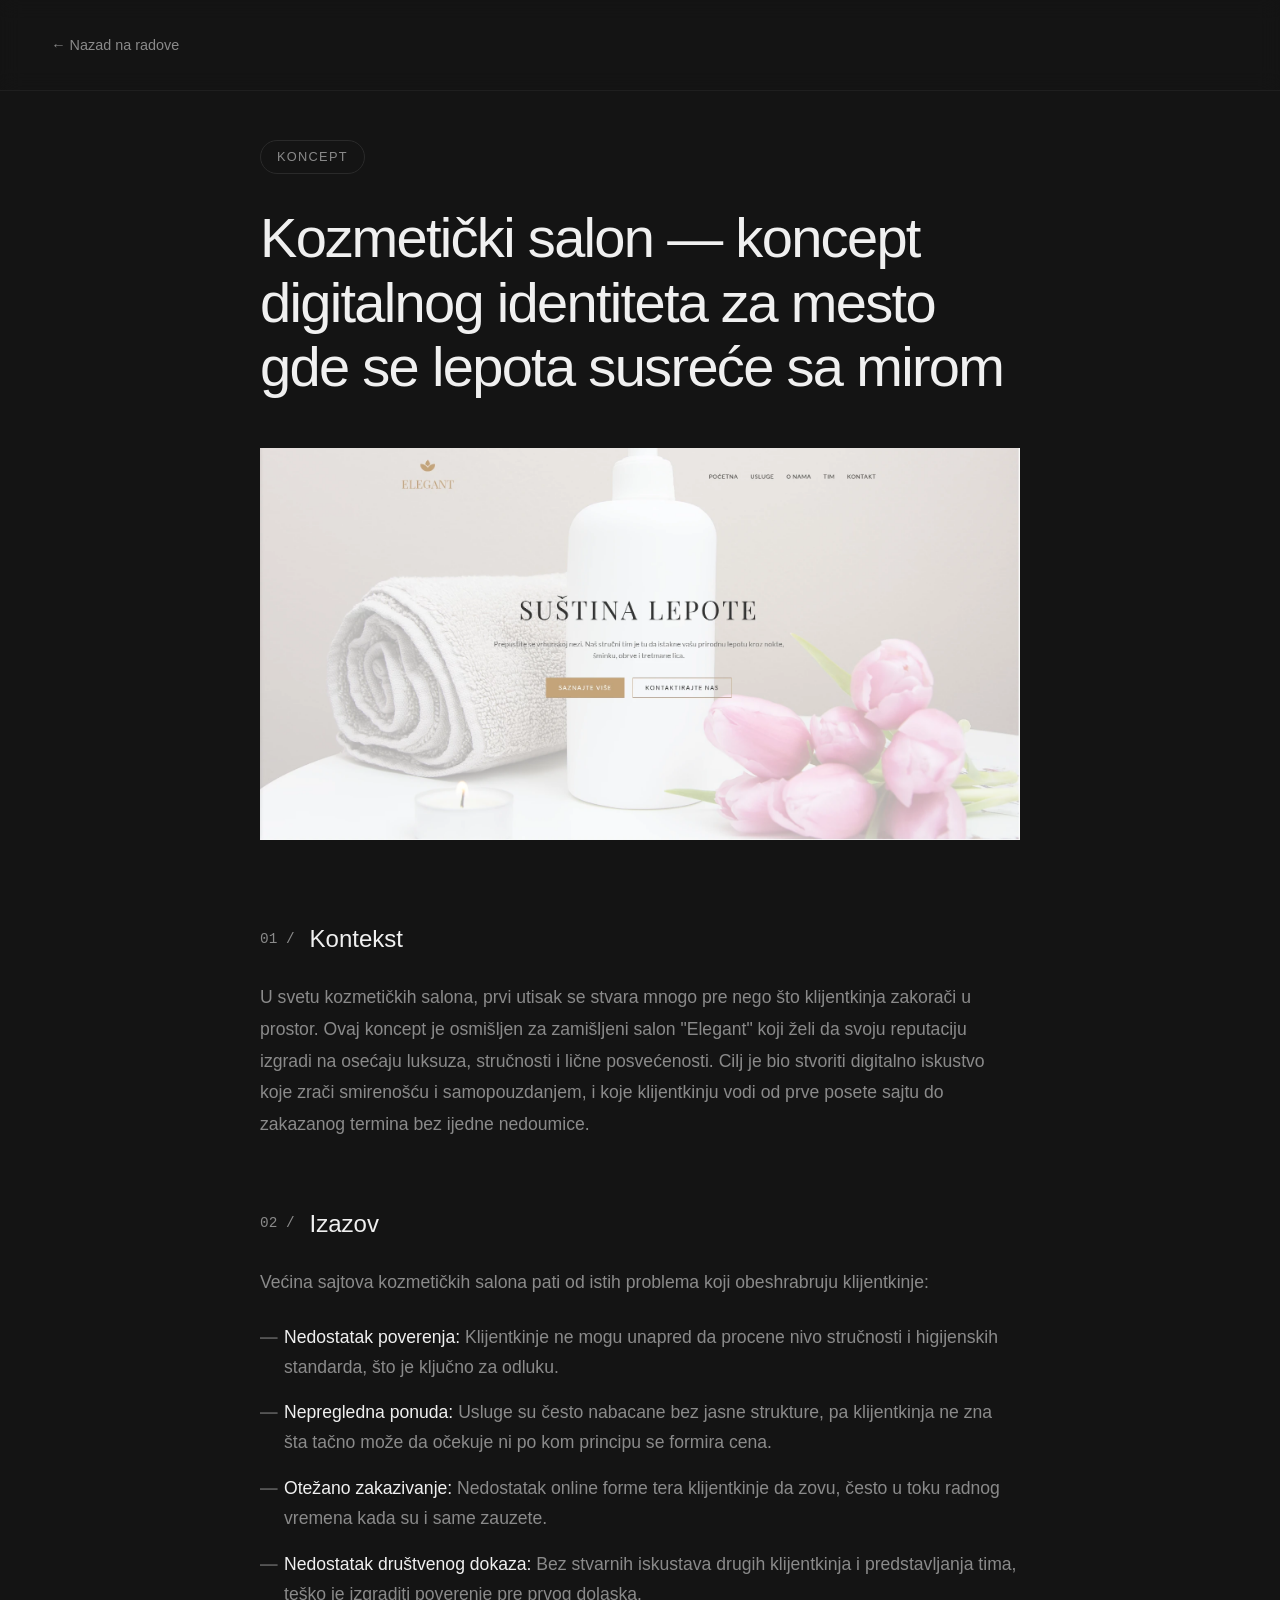
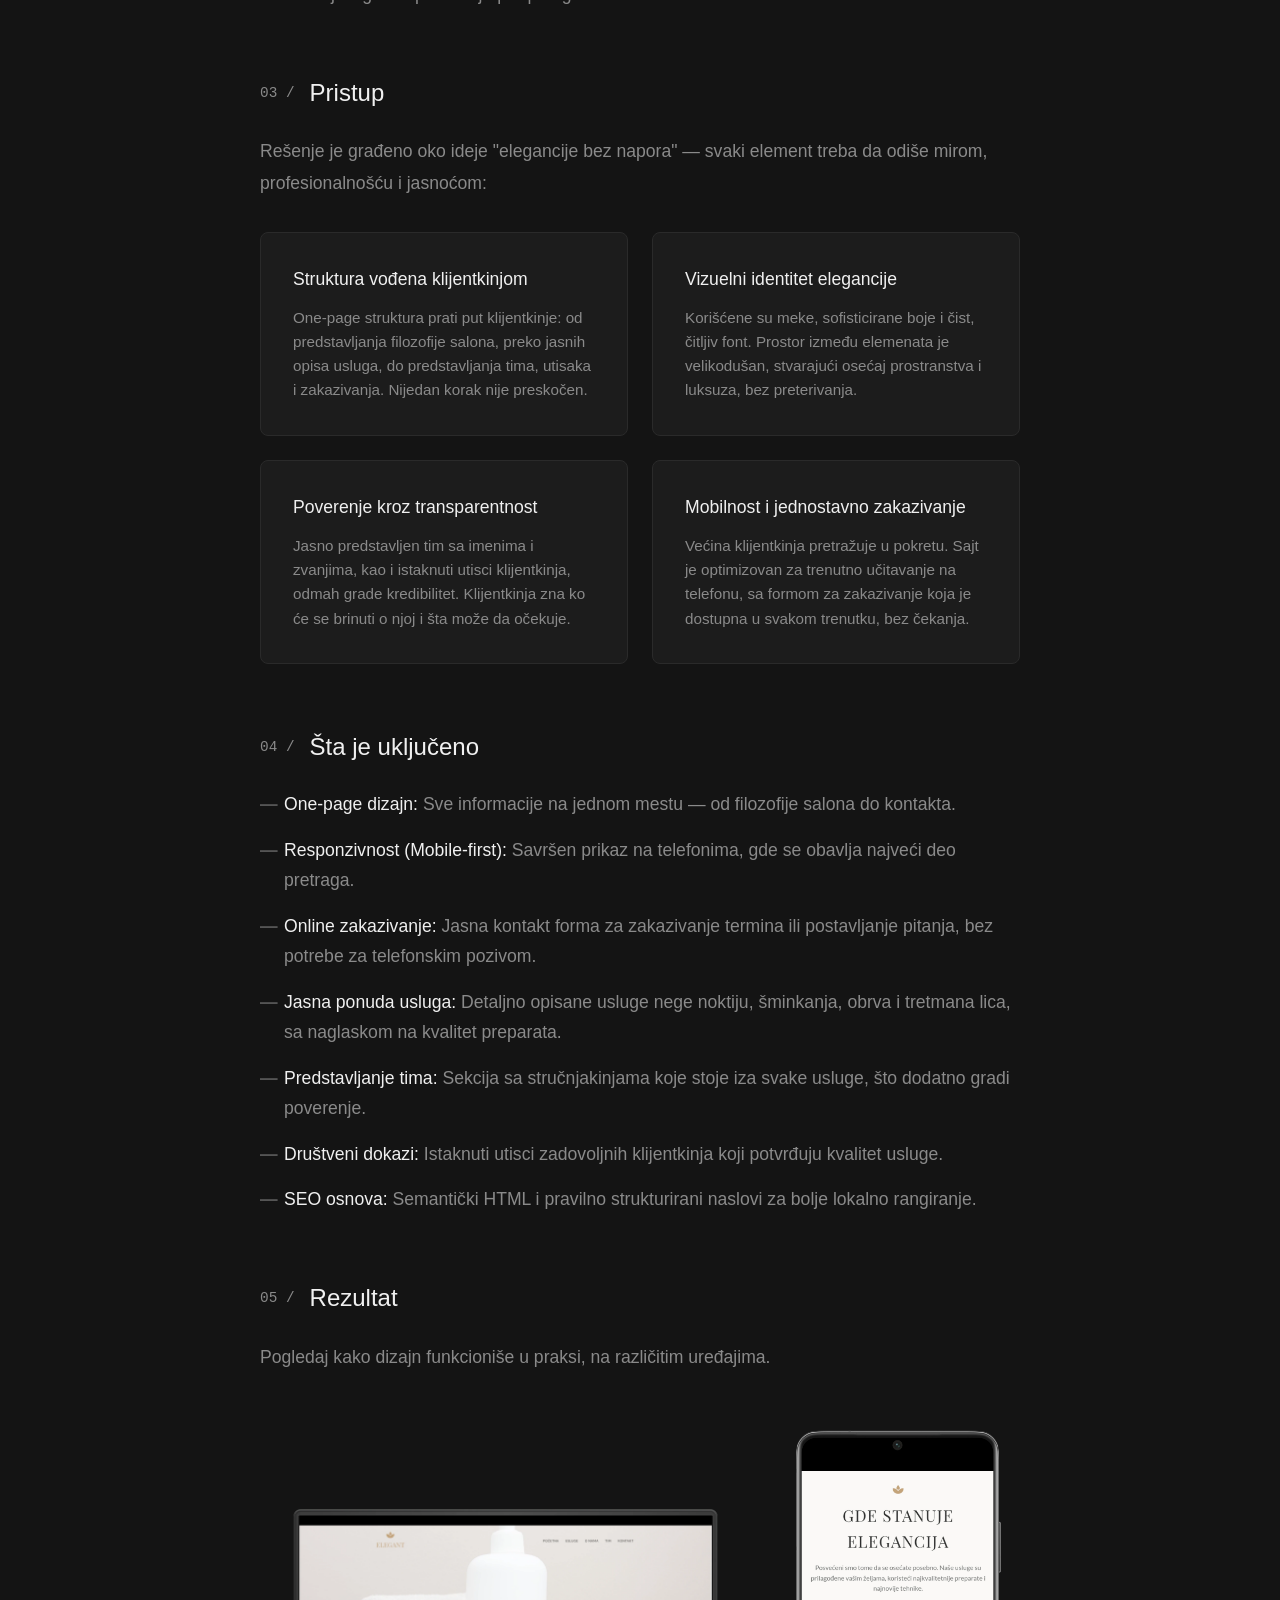
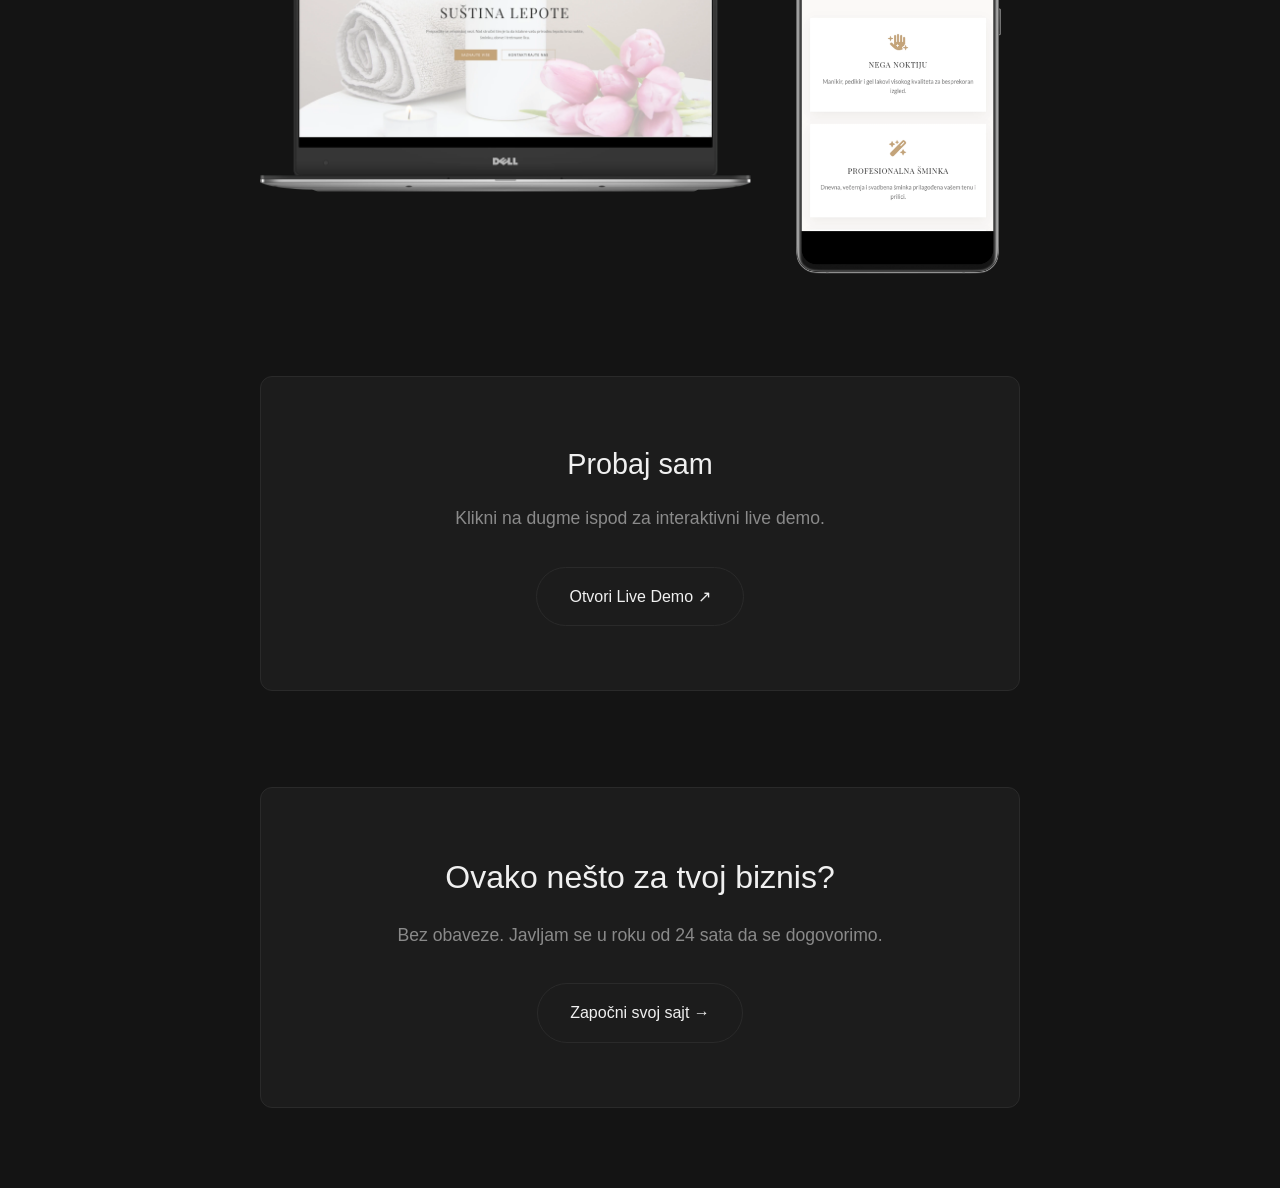
<file: radovi/sajt-za-kozmeticki-salon/index.html>
<!DOCTYPE html>
<html lang="sr">
<head>
    <meta charset="UTF-8">
    <meta name="viewport" content="width=device-width, initial-scale=1.0">
    <title>Case Study: Koncept sajta za kozmetički salon | Kansu Studio</title>

    <!-- Učitavanje Satoshi fonta -->
    <link href="https://api.fontshare.com/v2/css?f[]=satoshi@300,400,500,700&display=swap" rel="stylesheet">

    <style>
        :root {
            --bg-color: #141414;
            --bg-card: #1c1c1c;
            --text-main: #f0f0f0;
            --text-muted: #8a8a8a;
            --border-color: #2a2a2a;
            --font-main: 'Satoshi', sans-serif;
            --transition: all 0.4s cubic-bezier(0.19, 1, 0.22, 1);
        }

        * {
            margin: 0;
            padding: 0;
            box-sizing: border-box;
        }

        body {
            font-family: var(--font-main);
            color: var(--text-main);
            line-height: 1.6;
            background-color: var(--bg-color);
            -webkit-font-smoothing: antialiased;
        }

        .back-nav {
            position: fixed;
            top: 0;
            left: 0;
            width: 100%;
            padding: 2rem 4vw;
            background-color: rgba(20, 20, 20, 0.9);
            backdrop-filter: blur(10px);
            z-index: 100;
            border-bottom: 1px solid rgba(255,255,255,0.05);
        }

        .back-nav a {
            color: var(--text-muted);
            text-decoration: none;
            font-size: 0.9rem;
            transition: var(--transition);
            display: inline-flex;
            align-items: center;
            gap: 8px;
        }

        .back-nav a:hover {
            color: var(--text-main);
        }

        .container {
            max-width: 800px;
            margin: 0 auto;
            padding: 140px 20px 80px 20px;
        }

        .badge-container {
            margin-bottom: 2rem;
        }

        .badge {
            display: inline-block;
            background-color: transparent;
            color: var(--text-muted);
            border: 1px solid var(--border-color);
            padding: 6px 16px;
            border-radius: 50px;
            font-size: 0.8rem;
            font-weight: 500;
            text-transform: uppercase;
            letter-spacing: 0.1em;
        }

        h1 {
            font-size: clamp(2.5rem, 5vw, 3.5rem);
            line-height: 1.15;
            color: var(--text-main);
            margin-bottom: 3rem;
            font-weight: 400;
            letter-spacing: -0.03em;
        }

        h2 {
            font-size: 1.5rem;
            color: var(--text-main);
            margin-top: 4rem;
            margin-bottom: 1.5rem;
            font-weight: 400;
            display: flex;
            align-items: center;
            gap: 15px;
        }

        h2 span.section-num {
            color: var(--text-muted);
            font-size: 0.9rem;
            font-family: monospace;
        }

        p {
            margin-bottom: 1.5rem;
            font-size: 1.1rem;
            color: var(--text-muted);
            line-height: 1.8;
        }

        strong {
            color: var(--text-main);
            font-weight: 500;
        }

        ul {
            list-style: none;
            margin-bottom: 2rem;
        }

        ul li {
            position: relative;
            padding-left: 1.5rem;
            margin-bottom: 1rem;
            font-size: 1.1rem;
            color: var(--text-muted);
            line-height: 1.7;
        }

        ul li::before {
            content: '—';
            position: absolute;
            left: 0;
            color: #555;
            font-weight: bold;
        }

        .approach-grid {
            display: grid;
            grid-template-columns: 1fr 1fr;
            gap: 1.5rem;
            margin-top: 2rem;
        }

        .approach-card {
            background: var(--bg-card);
            padding: 2rem;
            border-radius: 8px;
            border: 1px solid var(--border-color);
            transition: var(--transition);
        }

        .approach-card:hover {
            border-color: #444;
        }

        .approach-card h3 {
            font-size: 1.1rem;
            color: var(--text-main);
            margin-bottom: 0.8rem;
            font-weight: 500;
        }

        .approach-card p {
            font-size: 0.95rem;
            margin-bottom: 0;
            line-height: 1.6;
        }

        .demo-section {
            margin: 5rem 0;
            text-align: center;
            background: var(--bg-card);
            padding: 4rem 2rem;
            border-radius: 12px;
            border: 1px solid var(--border-color);
        }

        .demo-section h2 {
            justify-content: center;
            margin-top: 0;
            margin-bottom: 1rem;
            font-size: 1.8rem;
        }

        .demo-section p {
            margin-bottom: 2rem;
        }

        .btn {
            display: inline-flex;
            align-items: center;
            justify-content: center;
            gap: 10px;
            background-color: transparent;
            color: var(--text-main);
            border: 1px solid var(--border-color);
            padding: 1rem 2rem;
            border-radius: 50px;
            font-size: 1rem;
            font-weight: 400;
            text-decoration: none;
            transition: var(--transition);
            font-family: var(--font-main);
            cursor: pointer;
        }

        .btn:hover {
            background-color: var(--text-main);
            color: var(--bg-color);
            border-color: var(--text-main);
        }

        .cta-footer {
            margin-top: 6rem;
            background: var(--bg-card);
            color: var(--text-main);
            padding: 4rem 2rem;
            border-radius: 12px;
            text-align: center;
            border: 1px solid var(--border-color);
        }

        .cta-footer h2 {
            justify-content: center;
            margin-top: 0;
            font-size: 2rem;
            margin-bottom: 1rem;
        }

        .cta-footer p {
            color: var(--text-muted);
            margin-bottom: 2rem;
            font-size: 1.1rem;
        }

        @media (max-width: 768px) {
            .container { padding-top: 100px; }
            h1 { font-size: 2.2rem; }
            .approach-grid { grid-template-columns: 1fr; }
            .cta-footer { padding: 3rem 1.5rem; }
            .cta-footer h2 { font-size: 1.6rem; }
        }

        .hero-mockup {
            margin: 3rem 0 5rem 0;
        }

        .hero-mockup img,
        .mockup-grid img {
            width: 100%;
            height: auto;
            display: block;
        }

        .mockup-grid {
            display: grid;
            grid-template-columns: 2fr 1fr;
            gap: 1.5rem;
            margin: 2rem 0 4rem 0;
            align-items: center;
        }

        @media (max-width: 768px) {
            .mockup-grid {
                grid-template-columns: 1fr;
            }
        }
    </style>
</head>
<body>

    <div class="back-nav">
        <a href="../../index.html#radovi">&larr; Nazad na radove</a>
    </div>

    <div class="container">

        <div class="badge-container">
            <span class="badge">Koncept</span>
        </div>
        <h1>Kozmetički salon — koncept digitalnog identiteta za mesto gde se lepota susreće sa mirom</h1>

        <div class="hero-mockup">
            <img  loading="lazy" src="main.webp" alt="Prikaz koncepta sajta za kozmetički salon na desktop ekranu">
        </div>

        <!-- 1. KONTEKST -->
        <h2><span class="section-num">01 /</span> Kontekst</h2>
        <p>U svetu kozmetičkih salona, prvi utisak se stvara mnogo pre nego što klijentkinja zakorači u prostor. Ovaj koncept je osmišljen za zamišljeni salon "Elegant" koji želi da svoju reputaciju izgradi na osećaju luksuza, stručnosti i lične posvećenosti. Cilj je bio stvoriti digitalno iskustvo koje zrači smirenošću i samopouzdanjem, i koje klijentkinju vodi od prve posete sajtu do zakazanog termina bez ijedne nedoumice.</p>

        <!-- 2. IZAZOV -->
        <h2><span class="section-num">02 /</span> Izazov</h2>
        <p>Većina sajtova kozmetičkih salona pati od istih problema koji obeshrabruju klijentkinje:</p>
        <ul>
            <li><strong>Nedostatak poverenja:</strong> Klijentkinje ne mogu unapred da procene nivo stručnosti i higijenskih standarda, što je ključno za odluku.</li>
            <li><strong>Nepregledna ponuda:</strong> Usluge su često nabacane bez jasne strukture, pa klijentkinja ne zna šta tačno može da očekuje ni po kom principu se formira cena.</li>
            <li><strong>Otežano zakazivanje:</strong> Nedostatak online forme tera klijentkinje da zovu, često u toku radnog vremena kada su i same zauzete.</li>
            <li><strong>Nedostatak društvenog dokaza:</strong> Bez stvarnih iskustava drugih klijentkinja i predstavljanja tima, teško je izgraditi poverenje pre prvog dolaska.</li>
        </ul>

        <!-- 3. PRISTUP -->
        <h2><span class="section-num">03 /</span> Pristup</h2>
        <p>Rešenje je građeno oko ideje "elegancije bez napora" — svaki element treba da odiše mirom, profesionalnošću i jasnoćom:</p>

        <div class="approach-grid">
            <div class="approach-card">
                <h3>Struktura vođena klijentkinjom</h3>
                <p>One-page struktura prati put klijentkinje: od predstavljanja filozofije salona, preko jasnih opisa usluga, do predstavljanja tima, utisaka i zakazivanja. Nijedan korak nije preskočen.</p>
            </div>
            <div class="approach-card">
                <h3>Vizuelni identitet elegancije</h3>
                <p>Korišćene su meke, sofisticirane boje i čist, čitljiv font. Prostor između elemenata je velikodušan, stvarajući osećaj prostranstva i luksuza, bez preterivanja.</p>
            </div>
            <div class="approach-card">
                <h3>Poverenje kroz transparentnost</h3>
                <p>Jasno predstavljen tim sa imenima i zvanjima, kao i istaknuti utisci klijentkinja, odmah grade kredibilitet. Klijentkinja zna ko će se brinuti o njoj i šta može da očekuje.</p>
            </div>
            <div class="approach-card">
                <h3>Mobilnost i jednostavno zakazivanje</h3>
                <p>Većina klijentkinja pretražuje u pokretu. Sajt je optimizovan za trenutno učitavanje na telefonu, sa formom za zakazivanje koja je dostupna u svakom trenutku, bez čekanja.</p>
            </div>
        </div>

        <!-- 4. ŠTA JE UKLJUČENO -->
        <h2><span class="section-num">04 /</span> Šta je uključeno</h2>
        <ul>
            <li><strong>One-page dizajn:</strong> Sve informacije na jednom mestu — od filozofije salona do kontakta.</li>
            <li><strong>Responzivnost (Mobile-first):</strong> Savršen prikaz na telefonima, gde se obavlja najveći deo pretraga.</li>
            <li><strong>Online zakazivanje:</strong> Jasna kontakt forma za zakazivanje termina ili postavljanje pitanja, bez potrebe za telefonskim pozivom.</li>
            <li><strong>Jasna ponuda usluga:</strong> Detaljno opisane usluge nege noktiju, šminkanja, obrva i tretmana lica, sa naglaskom na kvalitet preparata.</li>
            <li><strong>Predstavljanje tima:</strong> Sekcija sa stručnjakinjama koje stoje iza svake usluge, što dodatno gradi poverenje.</li>
            <li><strong>Društveni dokazi:</strong> Istaknuti utisci zadovoljnih klijentkinja koji potvrđuju kvalitet usluge.</li>
            <li><strong>SEO osnova:</strong> Semantički HTML i pravilno strukturirani naslovi za bolje lokalno rangiranje.</li>
        </ul>

        <!-- 5. REZULTAT -->
        <h2><span class="section-num">05 /</span> Rezultat</h2>
        <p>Pogledaj kako dizajn funkcioniše u praksi, na različitim uređajima.</p>

        <div class="mockup-grid">
            <img  loading="lazy" src="desktop.webp" alt="Desktop prikaz sajta">
            <img  loading="lazy" src="phone.webp" alt="Mobilni prikaz sajta">
        </div>

        <div class="demo-section">
            <h2>Probaj sam</h2>
            <p>Klikni na dugme ispod za interaktivni live demo.</p>
            <a href="https://kanso-studio.github.io/kozmeticki-salon/" target="_blank" class="btn">
                Otvori Live Demo &nearr;
            </a>
        </div>

        <!-- 6. CTA -->
        <div class="cta-footer">
            <h2>Ovako nešto za tvoj biznis?</h2>
            <p>Bez obaveze. Javljam se u roku od 24 sata da se dogovorimo.</p>
            <a href="../../index.html#kontakt" class="btn">
                Započni svoj sajt &rarr;
            </a>
        </div>

    </div>

</body>
</html>
</file>
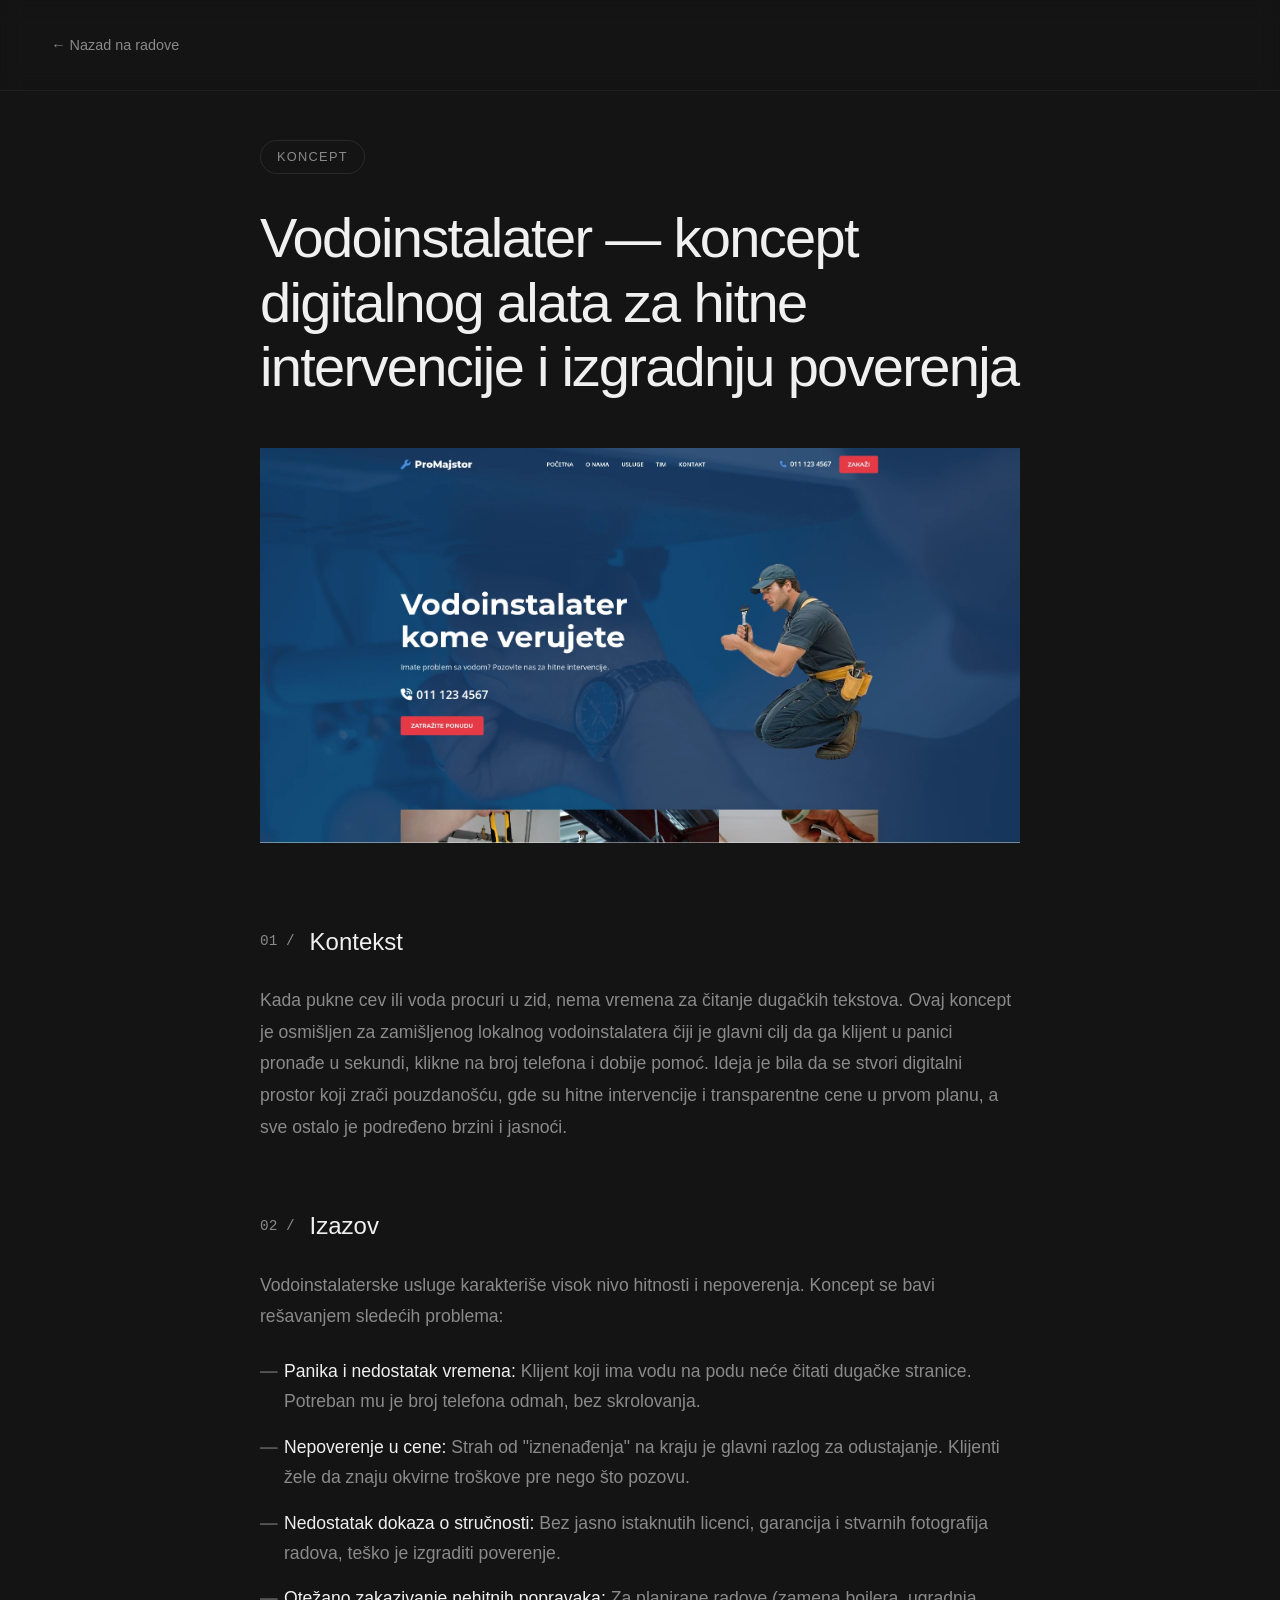
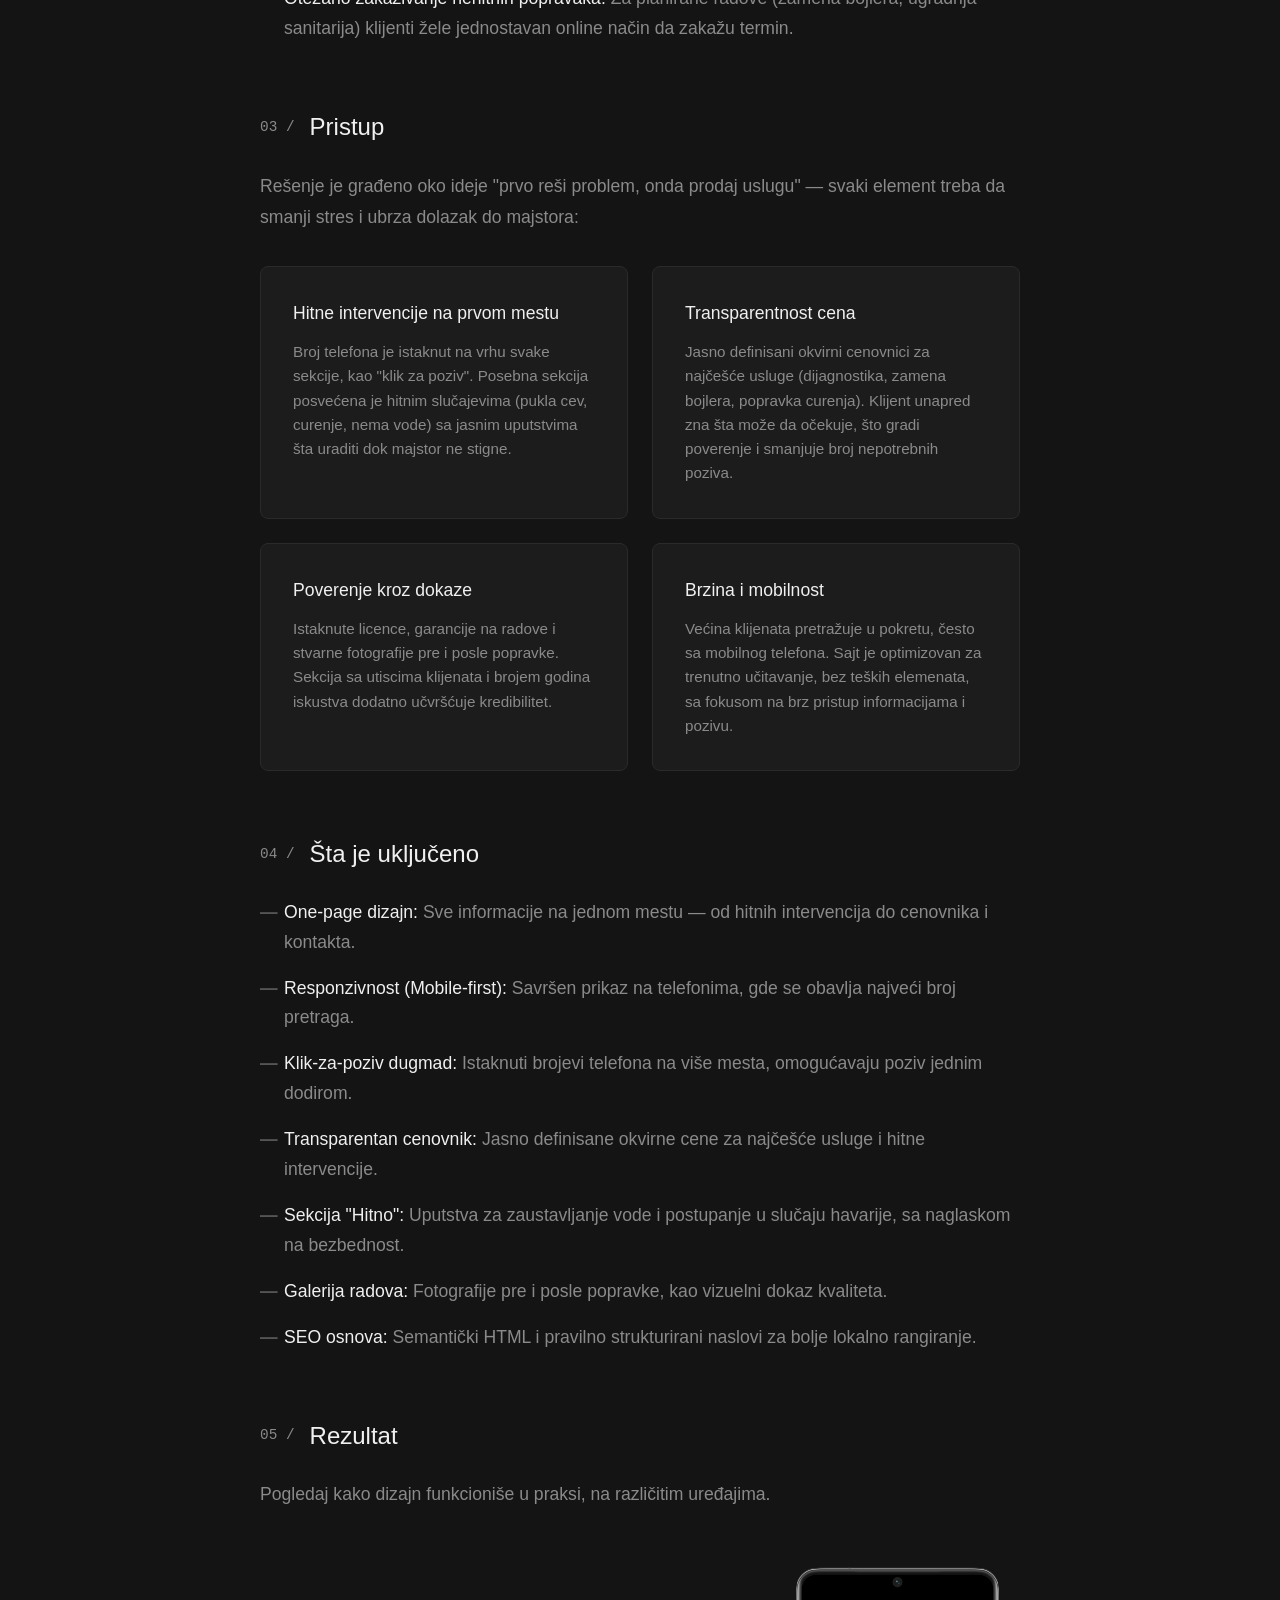
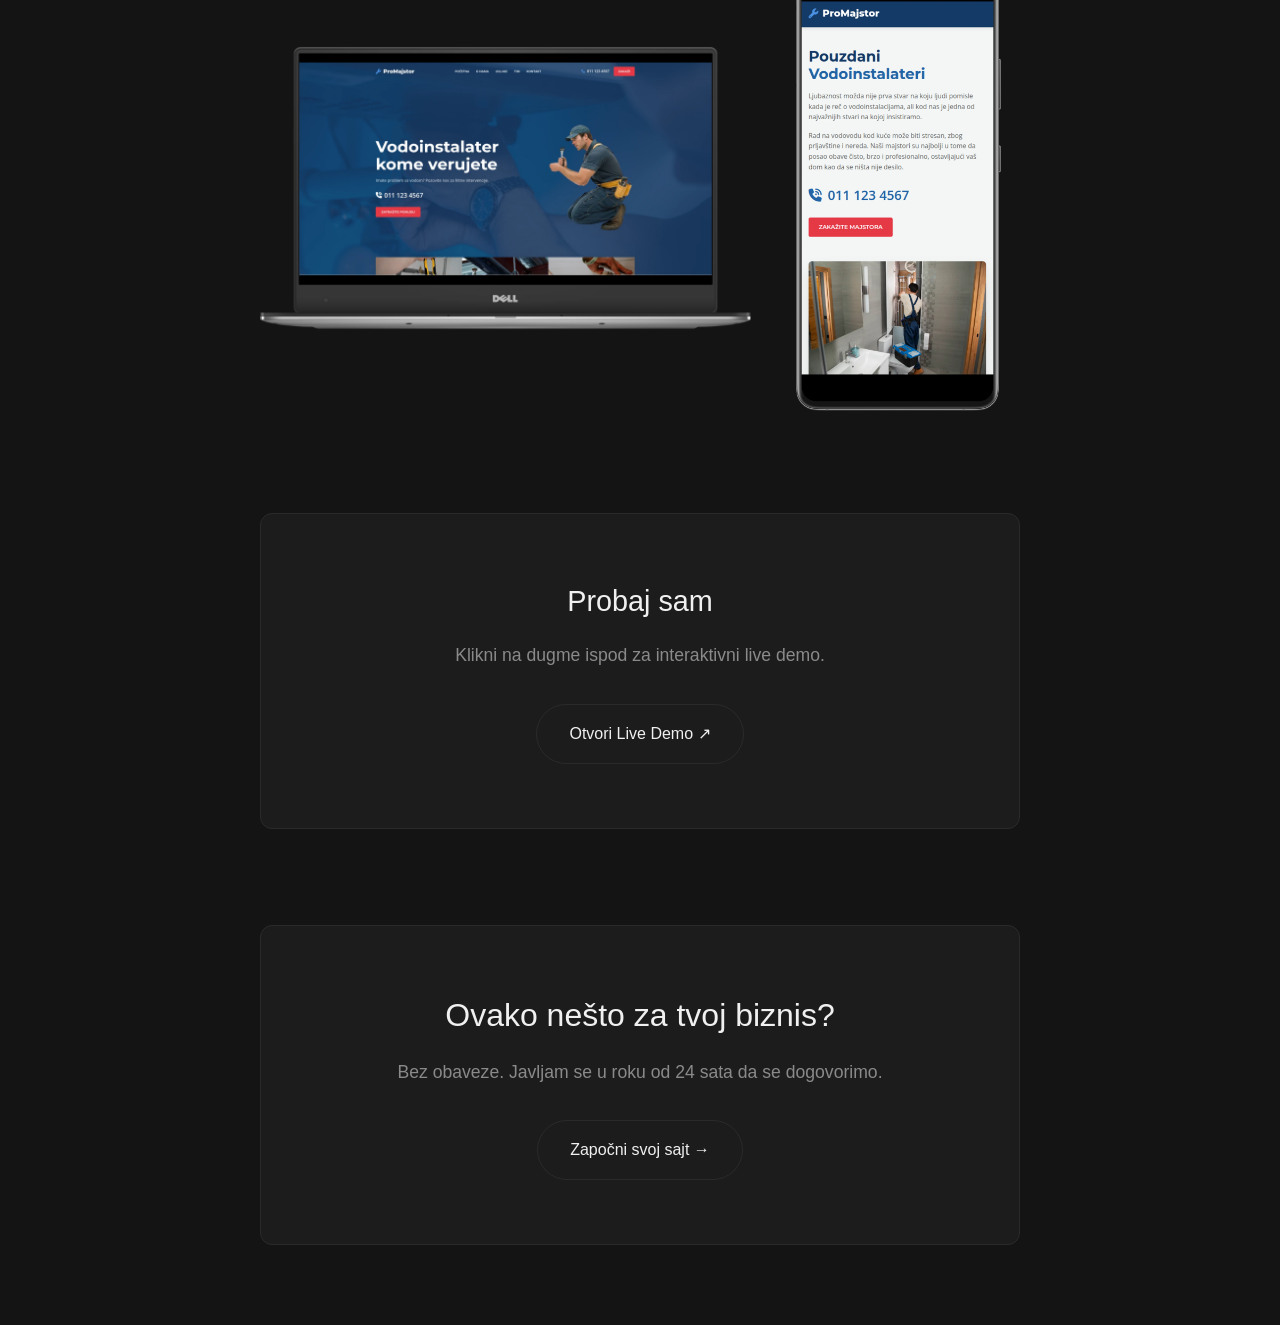
<file: radovi/sajt-za-vodoinstalatera/index.html>
<!DOCTYPE html>
<html lang="sr">
<head>
    <meta charset="UTF-8">
    <meta name="viewport" content="width=device-width, initial-scale=1.0">
    <title>Case Study: Koncept sajta za vodoinstalatera | Kansu Studio</title>

    <!-- Učitavanje Satoshi fonta -->
    <link href="https://api.fontshare.com/v2/css?f[]=satoshi@300,400,500,700&display=swap" rel="stylesheet">

    <style>
        :root {
            --bg-color: #141414;
            --bg-card: #1c1c1c;
            --text-main: #f0f0f0;
            --text-muted: #8a8a8a;
            --border-color: #2a2a2a;
            --font-main: 'Satoshi', sans-serif;
            --transition: all 0.4s cubic-bezier(0.19, 1, 0.22, 1);
        }

        * {
            margin: 0;
            padding: 0;
            box-sizing: border-box;
        }

        body {
            font-family: var(--font-main);
            color: var(--text-main);
            line-height: 1.6;
            background-color: var(--bg-color);
            -webkit-font-smoothing: antialiased;
        }

        .back-nav {
            position: fixed;
            top: 0;
            left: 0;
            width: 100%;
            padding: 2rem 4vw;
            background-color: rgba(20, 20, 20, 0.9);
            backdrop-filter: blur(10px);
            z-index: 100;
            border-bottom: 1px solid rgba(255,255,255,0.05);
        }

        .back-nav a {
            color: var(--text-muted);
            text-decoration: none;
            font-size: 0.9rem;
            transition: var(--transition);
            display: inline-flex;
            align-items: center;
            gap: 8px;
        }

        .back-nav a:hover {
            color: var(--text-main);
        }

        .container {
            max-width: 800px;
            margin: 0 auto;
            padding: 140px 20px 80px 20px;
        }

        .badge-container {
            margin-bottom: 2rem;
        }

        .badge {
            display: inline-block;
            background-color: transparent;
            color: var(--text-muted);
            border: 1px solid var(--border-color);
            padding: 6px 16px;
            border-radius: 50px;
            font-size: 0.8rem;
            font-weight: 500;
            text-transform: uppercase;
            letter-spacing: 0.1em;
        }

        h1 {
            font-size: clamp(2.5rem, 5vw, 3.5rem);
            line-height: 1.15;
            color: var(--text-main);
            margin-bottom: 3rem;
            font-weight: 400;
            letter-spacing: -0.03em;
        }

        h2 {
            font-size: 1.5rem;
            color: var(--text-main);
            margin-top: 4rem;
            margin-bottom: 1.5rem;
            font-weight: 400;
            display: flex;
            align-items: center;
            gap: 15px;
        }

        h2 span.section-num {
            color: var(--text-muted);
            font-size: 0.9rem;
            font-family: monospace;
        }

        p {
            margin-bottom: 1.5rem;
            font-size: 1.1rem;
            color: var(--text-muted);
            line-height: 1.8;
        }

        strong {
            color: var(--text-main);
            font-weight: 500;
        }

        ul {
            list-style: none;
            margin-bottom: 2rem;
        }

        ul li {
            position: relative;
            padding-left: 1.5rem;
            margin-bottom: 1rem;
            font-size: 1.1rem;
            color: var(--text-muted);
            line-height: 1.7;
        }

        ul li::before {
            content: '—';
            position: absolute;
            left: 0;
            color: #555;
            font-weight: bold;
        }

        .approach-grid {
            display: grid;
            grid-template-columns: 1fr 1fr;
            gap: 1.5rem;
            margin-top: 2rem;
        }

        .approach-card {
            background: var(--bg-card);
            padding: 2rem;
            border-radius: 8px;
            border: 1px solid var(--border-color);
            transition: var(--transition);
        }

        .approach-card:hover {
            border-color: #444;
        }

        .approach-card h3 {
            font-size: 1.1rem;
            color: var(--text-main);
            margin-bottom: 0.8rem;
            font-weight: 500;
        }

        .approach-card p {
            font-size: 0.95rem;
            margin-bottom: 0;
            line-height: 1.6;
        }

        .demo-section {
            margin: 5rem 0;
            text-align: center;
            background: var(--bg-card);
            padding: 4rem 2rem;
            border-radius: 12px;
            border: 1px solid var(--border-color);
        }

        .demo-section h2 {
            justify-content: center;
            margin-top: 0;
            margin-bottom: 1rem;
            font-size: 1.8rem;
        }

        .demo-section p {
            margin-bottom: 2rem;
        }

        .btn {
            display: inline-flex;
            align-items: center;
            justify-content: center;
            gap: 10px;
            background-color: transparent;
            color: var(--text-main);
            border: 1px solid var(--border-color);
            padding: 1rem 2rem;
            border-radius: 50px;
            font-size: 1rem;
            font-weight: 400;
            text-decoration: none;
            transition: var(--transition);
            font-family: var(--font-main);
            cursor: pointer;
        }

        .btn:hover {
            background-color: var(--text-main);
            color: var(--bg-color);
            border-color: var(--text-main);
        }

        .cta-footer {
            margin-top: 6rem;
            background: var(--bg-card);
            color: var(--text-main);
            padding: 4rem 2rem;
            border-radius: 12px;
            text-align: center;
            border: 1px solid var(--border-color);
        }

        .cta-footer h2 {
            justify-content: center;
            margin-top: 0;
            font-size: 2rem;
            margin-bottom: 1rem;
        }

        .cta-footer p {
            color: var(--text-muted);
            margin-bottom: 2rem;
            font-size: 1.1rem;
        }

        @media (max-width: 768px) {
            .container { padding-top: 100px; }
            h1 { font-size: 2.2rem; }
            .approach-grid { grid-template-columns: 1fr; }
            .cta-footer { padding: 3rem 1.5rem; }
            .cta-footer h2 { font-size: 1.6rem; }
        }

        .hero-mockup {
            margin: 3rem 0 5rem 0;
        }

        .hero-mockup img,
        .mockup-grid img {
            width: 100%;
            height: auto;
            display: block;
        }

        .mockup-grid {
            display: grid;
            grid-template-columns: 2fr 1fr;
            gap: 1.5rem;
            margin: 2rem 0 4rem 0;
            align-items: center;
        }

        @media (max-width: 768px) {
            .mockup-grid {
                grid-template-columns: 1fr;
            }
        }
    </style>
</head>
<body>

    <div class="back-nav">
        <a href="../../index.html#radovi">&larr; Nazad na radove</a>
    </div>

    <div class="container">

        <div class="badge-container">
            <span class="badge">Koncept</span>
        </div>
        <h1>Vodoinstalater — koncept digitalnog alata za hitne intervencije i izgradnju poverenja</h1>

        <div class="hero-mockup">
            <img  loading="lazy" src="main.webp" alt="Prikaz koncepta sajta za vodoinstalatera na desktop ekranu">
        </div>

        <!-- 1. KONTEKST -->
        <h2><span class="section-num">01 /</span> Kontekst</h2>
        <p>Kada pukne cev ili voda procuri u zid, nema vremena za čitanje dugačkih tekstova. Ovaj koncept je osmišljen za zamišljenog lokalnog vodoinstalatera čiji je glavni cilj da ga klijent u panici pronađe u sekundi, klikne na broj telefona i dobije pomoć. Ideja je bila da se stvori digitalni prostor koji zrači pouzdanošću, gde su hitne intervencije i transparentne cene u prvom planu, a sve ostalo je podređeno brzini i jasnoći.</p>

        <!-- 2. IZAZOV -->
        <h2><span class="section-num">02 /</span> Izazov</h2>
        <p>Vodoinstalaterske usluge karakteriše visok nivo hitnosti i nepoverenja. Koncept se bavi rešavanjem sledećih problema:</p>
        <ul>
            <li><strong>Panika i nedostatak vremena:</strong> Klijent koji ima vodu na podu neće čitati dugačke stranice. Potreban mu je broj telefona odmah, bez skrolovanja.</li>
            <li><strong>Nepoverenje u cene:</strong> Strah od "iznenađenja" na kraju je glavni razlog za odustajanje. Klijenti žele da znaju okvirne troškove pre nego što pozovu.</li>
            <li><strong>Nedostatak dokaza o stručnosti:</strong> Bez jasno istaknutih licenci, garancija i stvarnih fotografija radova, teško je izgraditi poverenje.</li>
            <li><strong>Otežano zakazivanje nehitnih popravaka:</strong> Za planirane radove (zamena bojlera, ugradnja sanitarija) klijenti žele jednostavan online način da zakažu termin.</li>
        </ul>

        <!-- 3. PRISTUP -->
        <h2><span class="section-num">03 /</span> Pristup</h2>
        <p>Rešenje je građeno oko ideje "prvo reši problem, onda prodaj uslugu" — svaki element treba da smanji stres i ubrza dolazak do majstora:</p>

        <div class="approach-grid">
            <div class="approach-card">
                <h3>Hitne intervencije na prvom mestu</h3>
                <p>Broj telefona je istaknut na vrhu svake sekcije, kao "klik za poziv". Posebna sekcija posvećena je hitnim slučajevima (pukla cev, curenje, nema vode) sa jasnim uputstvima šta uraditi dok majstor ne stigne.</p>
            </div>
            <div class="approach-card">
                <h3>Transparentnost cena</h3>
                <p>Jasno definisani okvirni cenovnici za najčešće usluge (dijagnostika, zamena bojlera, popravka curenja). Klijent unapred zna šta može da očekuje, što gradi poverenje i smanjuje broj nepotrebnih poziva.</p>
            </div>
            <div class="approach-card">
                <h3>Poverenje kroz dokaze</h3>
                <p>Istaknute licence, garancije na radove i stvarne fotografije pre i posle popravke. Sekcija sa utiscima klijenata i brojem godina iskustva dodatno učvršćuje kredibilitet.</p>
            </div>
            <div class="approach-card">
                <h3>Brzina i mobilnost</h3>
                <p>Većina klijenata pretražuje u pokretu, često sa mobilnog telefona. Sajt je optimizovan za trenutno učitavanje, bez teških elemenata, sa fokusom na brz pristup informacijama i pozivu.</p>
            </div>
        </div>

        <!-- 4. ŠTA JE UKLJUČENO -->
        <h2><span class="section-num">04 /</span> Šta je uključeno</h2>
        <ul>
            <li><strong>One-page dizajn:</strong> Sve informacije na jednom mestu — od hitnih intervencija do cenovnika i kontakta.</li>
            <li><strong>Responzivnost (Mobile-first):</strong> Savršen prikaz na telefonima, gde se obavlja najveći broj pretraga.</li>
            <li><strong>Klik-za-poziv dugmad:</strong> Istaknuti brojevi telefona na više mesta, omogućavaju poziv jednim dodirom.</li>
            <li><strong>Transparentan cenovnik:</strong> Jasno definisane okvirne cene za najčešće usluge i hitne intervencije.</li>
            <li><strong>Sekcija "Hitno":</strong> Uputstva za zaustavljanje vode i postupanje u slučaju havarije, sa naglaskom na bezbednost.</li>
            <li><strong>Galerija radova:</strong> Fotografije pre i posle popravke, kao vizuelni dokaz kvaliteta.</li>
            <li><strong>SEO osnova:</strong> Semantički HTML i pravilno strukturirani naslovi za bolje lokalno rangiranje.</li>
        </ul>

        <!-- 5. REZULTAT -->
        <h2><span class="section-num">05 /</span> Rezultat</h2>
        <p>Pogledaj kako dizajn funkcioniše u praksi, na različitim uređajima.</p>

        <div class="mockup-grid">
            <img  loading="lazy" src="desktop.webp" alt="Desktop prikaz sajta">
            <img  loading="lazy" src="phone.webp" alt="Mobilni prikaz sajta">
        </div>

        <div class="demo-section">
            <h2>Probaj sam</h2>
            <p>Klikni na dugme ispod za interaktivni live demo.</p>
            <a href="https://kanso-studio.github.io/vodoinstalater/" target="_blank" class="btn">
                Otvori Live Demo &nearr;
            </a>
        </div>

        <!-- 6. CTA -->
        <div class="cta-footer">
            <h2>Ovako nešto za tvoj biznis?</h2>
            <p>Bez obaveze. Javljam se u roku od 24 sata da se dogovorimo.</p>
            <a href="../../index.html#kontakt" class="btn">
                Započni svoj sajt &rarr;
            </a>
        </div>

    </div>

</body>
</html>
</file>
<file: style.css>
/* --- OSNOVNI STILOVI I VARIJABLE --- */
 :root {
     --bg-color: #141414; /* Duboka tamno-siva sa slike */
     --bg-card: #1c1c1c;
     --text-main: #f0f0f0;
     --text-muted: #8a8a8a;
     --border-color: #2a2a2a;
     --font-main: 'Satoshi', sans-serif;
     --transition: all 0.5s cubic-bezier(0.19, 1, 0.22, 1);
 }

 * {
     margin: 0;
     padding: 0;
     box-sizing: border-box;
 }
 [hidden] {
     display: none !important;
 }

 html {
     scroll-behavior: smooth;
     background-color: var(--bg-color);
 }

 body {
     font-family: var(--font-main);
     color: var(--text-main);
     background-color: var(--bg-color);
     line-height: 1.5;
     -webkit-font-smoothing: antialiased;
     overflow-x: hidden;
 }

 a {
     text-decoration: none;
     color: inherit;
 }

 .container {
     max-width: 1400px;
     margin: 0 auto;
     padding: 0 4vw;
 }

 /* --- ANIMACIJE SKROLOVANJA --- */
 .reveal {
     opacity: 0;
     transform: translateY(30px);
     transition: opacity 1.2s cubic-bezier(0.19, 1, 0.22, 1), transform 1.2s cubic-bezier(0.19, 1, 0.22, 1);
 }

 .reveal.active {
     opacity: 1;
     transform: translateY(0);
 }

 .delay-1 { transition-delay: 0.1s; }
 .delay-2 { transition-delay: 0.2s; }
 .delay-3 { transition-delay: 0.3s; }

 /* --- NAVIGACIJA --- */
 header {
     position: fixed;
     top: 0;
     left: 0;
     width: 100%;
     padding: 2rem 4vw;
     display: flex;
     justify-content: space-between;
     align-items: center;
     z-index: 100;
     mix-blend-mode: difference;
 }

 .logo {
     font-size: 1.2rem;
     font-weight: 500;
     letter-spacing: -0.5px;
 }

 nav {
     display: flex;
     gap: 2rem;
 }

 nav a {
     font-size: 0.9rem;
     color: var(--text-muted);
     transition: var(--transition);
 }

 nav a:hover {
     color: var(--text-main);
 }

 /* --- HERO SEKCIJA --- */
 .hero {
     min-height: 100vh;
     display: flex;
     flex-direction: column;
     justify-content: center;
     align-items: center;
     text-align: center;
     padding-top: 5vh;
     /* Radijalni gradijent tačno u sredini */
     background: radial-gradient(circle at 50% 50%, #1e1e1e 0%, var(--bg-color) 60%);
     position: relative;
     z-index: 1;
     padding-top: 15vh; /* Malo više prostora zbog dodatih elemenata */
}

.hero-label {
 display: inline-block;
 font-size: 0.85rem;
 text-transform: uppercase;
 letter-spacing: 0.15em;
 color: var(--text-muted);
 margin-bottom: 2rem;
 font-weight: 500;
}

.hero-subtext {
 color: var(--text-muted);
 font-size: clamp(1.1rem, 2vw, 1.3rem);
 max-width: 650px;
 margin: 0 auto 3rem auto;
 line-height: 1.6;
 font-weight: 300;
}


 .hero h1 {
     font-size: clamp(2.5rem, 6vw, 5.5rem);
     font-weight: 400;
     line-height: 1.1;
     letter-spacing: -0.03em; /* Prilagođeno za Satoshi */
     margin-bottom: 3rem;
 }

 .btn {
     display: inline-flex;
     align-items: center;
     padding: 1rem 2rem;
     border: 1px solid var(--border-color);
     border-radius: 50px;
     font-size: 1rem;
     color: var(--text-main);
     transition: var(--transition);
     cursor: pointer;
     background: transparent;
     font-family: var(--font-main);
 }

 .btn:hover {
     background-color: var(--text-main);
     color: var(--bg-color);
     border-color: var(--text-main);
 }

 /* --- PORTFOLIO GRID (SA SUPTILNIM PREKLAPANJEM) --- */
 .portfolio {
     padding: 0 0 6rem 0;
     margin-top: -10vh; /* Tačno koliko treba da viri prvi red */
     position: relative;
     z-index: 2;
 }

 .grid {
     display: grid;
     grid-template-columns: repeat(auto-fit, minmax(350px, 1fr));
     gap: 3rem 2rem;
 }

 .card {
     cursor: pointer;
     /* Dodajemo senku da bi se kartice istakle preko pozadine hero dela */
     filter: drop-shadow(0 20px 30px rgba(0, 0, 0, 0.5));
 }

 .card-image {
     width: 100%;
     aspect-ratio: 16/10;
     background-color: var(--bg-card);
     border-radius: 6px; /* Blago zaobljeni uglovi kao na slici */
     margin-bottom: 1.5rem;
     overflow: hidden;
     position: relative;
     background-image: linear-gradient(45deg, #1c1c1c 25%, #222 25%, #222 50%, #1c1c1c 50%, #1c1c1c 75%, #222 75%, #222 100%);
     background-size: 20px 20px;
     border: 1px solid rgba(255,255,255,0.05); /* Vrlo suptilna ivica */
     transition: var(--transition);
 }

 .card-image img {
     width: 100%;
height: 100%;       /* Or set a fixed height like 400px */
object-fit: cover;  /* Keeps aspect ratio and crops to fit */
object-position: center;

 }

 .card:hover .card-image {
     transform: scale(1.02) translateY(-5px);
     filter: brightness(1.1);
 }

 .card h3 {
     font-size: 1.5rem;
     font-weight: 500;
     margin-bottom: 0.2rem;
 }

 .card p {
     color: var(--text-muted);
     font-size: 1rem;
 }

 /* --- SEKCIJE SA TEKSTOM --- */
 .section-text {
     padding: 8rem 0;
 }

 .section-header {
     display: grid;
     grid-template-columns: 1fr 4fr;
     gap: 2rem;
     margin-bottom: 5rem;
 }

 .section-label {
     color: var(--text-muted);
     font-size: 0.9rem;
     letter-spacing: 0.05em;
 }

 .section-header h2 {
     font-size: clamp(2rem, 4vw, 3.5rem);
     font-weight: 400;
     line-height: 1.2;
     letter-spacing: -0.02em;
 }

 .features-grid {
     display: grid;
     grid-template-columns: repeat(auto-fit, minmax(250px, 1fr));
     gap: 3rem;
     margin-left: calc(20% + 2rem);
 }

 .feature-item {
     border-left: 1px solid var(--border-color);
     padding-left: 2rem;
 }

 .feature-item h3 {
     font-size: 1.5rem;
     font-weight: 500;
     margin-bottom: 1rem;
 }

 .feature-item p {
     color: var(--text-muted);
     font-size: 0.95rem;
     line-height: 1.6;
 }



.pricing-section {
 padding: 8rem 0;
 border-top: 1px solid var(--border-color);
}

.pricing-header {
 display: grid;
 grid-template-columns: 1fr 4fr;
 gap: 2rem;
 margin-bottom: 4rem;
}

.pricing-header h2 {
 font-size: clamp(2rem, 4vw, 3.5rem);
 font-weight: 400;
 line-height: 1.2;
 letter-spacing: -0.02em;
}

/* Glavna kartica */
.price-card {
 display: grid;
 grid-template-columns: 3fr 2fr;
 border: 1px solid var(--border-color);
 background: linear-gradient(135deg, #161616 0%, #111111 100%);
 border-radius: 12px;
 overflow: hidden;
 transition: var(--transition);
}

.price-card:hover {
 border-color: #444;
 box-shadow: 0 20px 40px rgba(0, 0, 0, 0.2);
}

/* Leva strana - Šta se dobija */
.price-details {
 padding: 4rem;
 border-right: 1px solid var(--border-color);
}

.price-details h3 {
 font-size: 1.5rem;
 font-weight: 400;
 margin-bottom: 1rem;
}

.price-details p.desc {
 color: var(--text-muted);
 font-size: 1rem;
 margin-bottom: 2.5rem;
 line-height: 1.6;
}

.features-list {
 list-style: none;
 display: flex;
 flex-direction: column;
 gap: 1.2rem;
}

.features-list li {
 display: flex;
 align-items: flex-start;
 gap: 1rem;
 color: var(--text-main);
 font-size: 1rem;
}

.features-list li svg {
 width: 18px;
 height: 18px;
 margin-top: 3px;
 color: var(--text-muted);
 flex-shrink: 0;
}

/* Desna strana - Cena i CTA */
.price-action {
 padding: 4rem;
 display: flex;
 flex-direction: column;
 justify-content: center;
 align-items: center;
 text-align: center;
 background: rgba(255, 255, 255, 0.01); /* Vrlo suptilna razlika u pozadini */
}

.price-label {
 color: var(--text-muted);
 font-size: 0.9rem;
 text-transform: uppercase;
 letter-spacing: 0.1em;
 margin-bottom: 1rem;
}

.price-amount {
 font-size: clamp(3.5rem, 6vw, 5rem);
 font-weight: 400;
 line-height: 1;
 letter-spacing: -0.03em;
 margin-bottom: 0.5rem;
 display: flex;
 align-items: flex-start;
 justify-content: center;
}

.price-amount span {
 font-size: 1.5rem;
 margin-top: 10px;
 margin-left: 5px;
 color: var(--text-muted);
}

.price-note {
 color: var(--text-muted);
 font-size: 0.9rem;
 margin-bottom: 2.5rem;
}

.price-action .btn {
 width: 100%;
 justify-content: center;
 padding: 1.2rem 2rem;
 font-size: 1.1rem;
}

/* Responzivnost za tablet i mobilni */
@media (max-width: 968px) {
 .price-card {
     grid-template-columns: 1fr;
 }
 .price-details {
     padding: 3rem 2rem;
     border-right: none;
     border-bottom: 1px solid var(--border-color);
 }
 .price-action {
     padding: 3rem 2rem;
 }
 .pricing-header {
     grid-template-columns: 1fr;
     gap: 1rem;
 }
}




.faq-section {
 padding: 6rem 0 8rem 0;
}

.faq-grid {
 display: grid;
 grid-template-columns: 1fr 2fr;
 gap: 4rem;
}

.faq-list {
 display: flex;
 flex-direction: column;
 gap: 0;
}

/* Čist CSS Akordeon */
.faq-item {
 border-bottom: 1px solid var(--border-color);
}

.faq-item summary {
 list-style: none; /* Uklanja standardni trouglić */
 padding: 1.5rem 0;
 font-size: 1.2rem;
 cursor: pointer;
 display: flex;
 justify-content: space-between;
 align-items: center;
 transition: var(--transition);
}

.faq-item summary::-webkit-details-marker {
 display: none; /* Uklanja trouglić u Safariju */
}

.faq-item summary:hover {
 color: var(--text-muted);
}

.faq-item summary::after {
 content: '+';
 font-size: 1.5rem;
 font-weight: 300;
 transition: transform 0.3s ease;
}

.faq-item[open] summary::after {
 transform: rotate(45deg);
}

.faq-answer {
 padding-bottom: 1.5rem;
 color: var(--text-muted);
 font-size: 1rem;
 line-height: 1.6;
 padding-right: 2rem;
}

@media (max-width: 900px) {
 .faq-grid {
     grid-template-columns: 1fr;
     gap: 2rem;
 }
}


 /* --- KONTAKT SEKCIJA I FORMA --- */
 .contact {
     padding: 10rem 0;
     text-align: center;
     border-top: 1px solid var(--border-color);
 }

 .contact p {
     color: var(--text-muted);
     margin-bottom: 2rem;
     font-size: 1.1rem;
 }

 .contact h2 {
     font-size: clamp(3rem, 7vw, 6rem);
     font-weight: 400;
     letter-spacing: -0.03em;
     margin-bottom: 4rem;
 }

 .contact-form {
     max-width: 600px;
     margin: 0 auto;
     text-align: left;
 }

 .form-group {
     margin-bottom: 2.5rem;
     position: relative;
 }

 .form-group input,
 .form-group textarea {
     width: 100%;
     background: transparent;
     border: none;
     border-bottom: 1px solid var(--border-color);
     padding: 1rem 0;
     color: var(--text-main);
     font-family: var(--font-main);
     font-size: 1.1rem;
     transition: border-color 0.4s ease;
     resize: none;
 }

 .form-group input:focus,
 .form-group textarea:focus {
     outline: none;
     border-bottom-color: var(--text-main);
 }

 .form-group input::placeholder,
 .form-group textarea::placeholder {
     color: var(--text-muted);
     font-weight: 300;
 }

 .contact-form .btn {
     width: 100%;
     justify-content: center;
     margin-top: 1rem;
 }

 .form-error {
     margin-top: 1rem;
     font-size: 0.95rem;
     text-align: center;
     color: #f87171;
     min-height: 1.5rem;
     line-height: 1.5;
 }

 .form-success {
     text-align: center;
     padding: 3rem 1rem;
     display: flex;
     flex-direction: column;
     align-items: center;
     gap: 1rem;
 }

 .form-success .success-icon {
     width: 56px;
     height: 56px;
     color: #4ade80;
     margin-bottom: 0.5rem;
 }

 .form-success h3 {
     font-size: clamp(1.5rem, 3vw, 2rem);
     font-weight: 400;
     letter-spacing: -0.02em;
     color: var(--text-main);
 }

 .form-success p {
     color: var(--text-muted);
     font-size: 1rem;
     margin: 0;
 }

 #submit-btn:disabled {
     opacity: 0.6;
     cursor: not-allowed;
 }

 #submit-btn:disabled {
     opacity: 0.6;
     cursor: not-allowed;
 }

 .whatsapp-link {
 display: inline-flex;
 align-items: center;
 gap: 0.5rem;
 margin-top: 2rem;
 color: var(--text-muted);
 font-size: 1rem;
 transition: var(--transition);
}
.whatsapp-link:hover {
 color: var(--text-main);
}
.whatsapp-link svg {
 width: 20px;
 height: 20px;
}

 footer {
     padding: 2rem 0;
     text-align: center;
     color: var(--text-muted);
     font-size: 0.8rem;
     border-top: 1px solid var(--border-color);
 }

 /* --- RESPONZIVNOST --- */
 @media (max-width: 900px) {
     .section-header {
         grid-template-columns: 1fr;
         gap: 1rem;
     }
     .features-grid {
         margin-left: 0;
     }
     header {
         mix-blend-mode: normal;
         background-color: rgba(20, 20, 20, 0.9);
         backdrop-filter: blur(10px);
         padding: 1.5rem 4vw;
     }
     .portfolio {
         margin-top: -5vh; /* Manje preklapanje na mobilnim */
     }
 }

footer {
 padding: 6rem 4vw; /* Ujednačen padding sa svih strana */
 border-top: 1px solid var(--border-color);
 display: flex;
 flex-direction: column;
}

.footer-top {
 display: grid;
 grid-template-columns: 1fr auto 1fr; /* Levo, Sredina, Desno */
 align-items: center;
 gap: 2rem;
}

.footer-brand {
 display: flex;
 flex-direction: column;
 gap: 1rem;
 justify-self: start; /* Poravnanje levo */
}

.footer-logo {
 font-size: clamp(2rem, 4vw, 3rem);
 font-weight: 500;
 letter-spacing: -0.04em;
 line-height: 1;
}

.footer-tagline {
 color: var(--text-muted);
 font-size: 0.95rem;
 max-width: 300px;
}

/* Nova godina u sredini */
.footer-year {
 color: var(--text-muted);
 font-size: 0.95rem;
 letter-spacing: 0.05em;
 justify-self: center; /* Savršeno centriranje */
 font-feature-settings: "tnum"; /* Numerička slova iste širine */
}

.footer-socials {
 display: flex;
 gap: 2.5rem;
 justify-self: end; /* Poravnanje desno */
}

.footer-socials a {
 color: var(--text-muted);
 font-size: 0.95rem;
 transition: color 0.4s ease;
 position: relative;
 padding-bottom: 3px;
}

.footer-socials a::after {
 content: '';
 position: absolute;
 width: 100%;
 height: 1px;
 bottom: 0;
 left: 0;
 background-color: var(--text-main);
 transform: scaleX(0);
 transform-origin: right;
 transition: transform 0.4s cubic-bezier(0.19, 1, 0.22, 1);
}

.footer-socials a:hover {
 color: var(--text-main);
}

.footer-socials a:hover::after {
 transform: scaleX(1);
 transform-origin: left;
}

/* Responzivnost za mobilne telefone */
@media (max-width: 900px) {
 footer {
     padding: 4rem 4vw;
 }
 .footer-top {
     grid-template-columns: 1fr;
     gap: 2.5rem;
     text-align: center;
 }
 .footer-brand {
     justify-self: center;
     align-items: center;
 }
 .footer-year {
     order: 3; /* Godina ide na samo dno na mobilnom */
     margin-top: 1rem;
 }
 .footer-socials {
     justify-self: center;
     flex-wrap: wrap;
     justify-content: center;
 }
}
</file>
